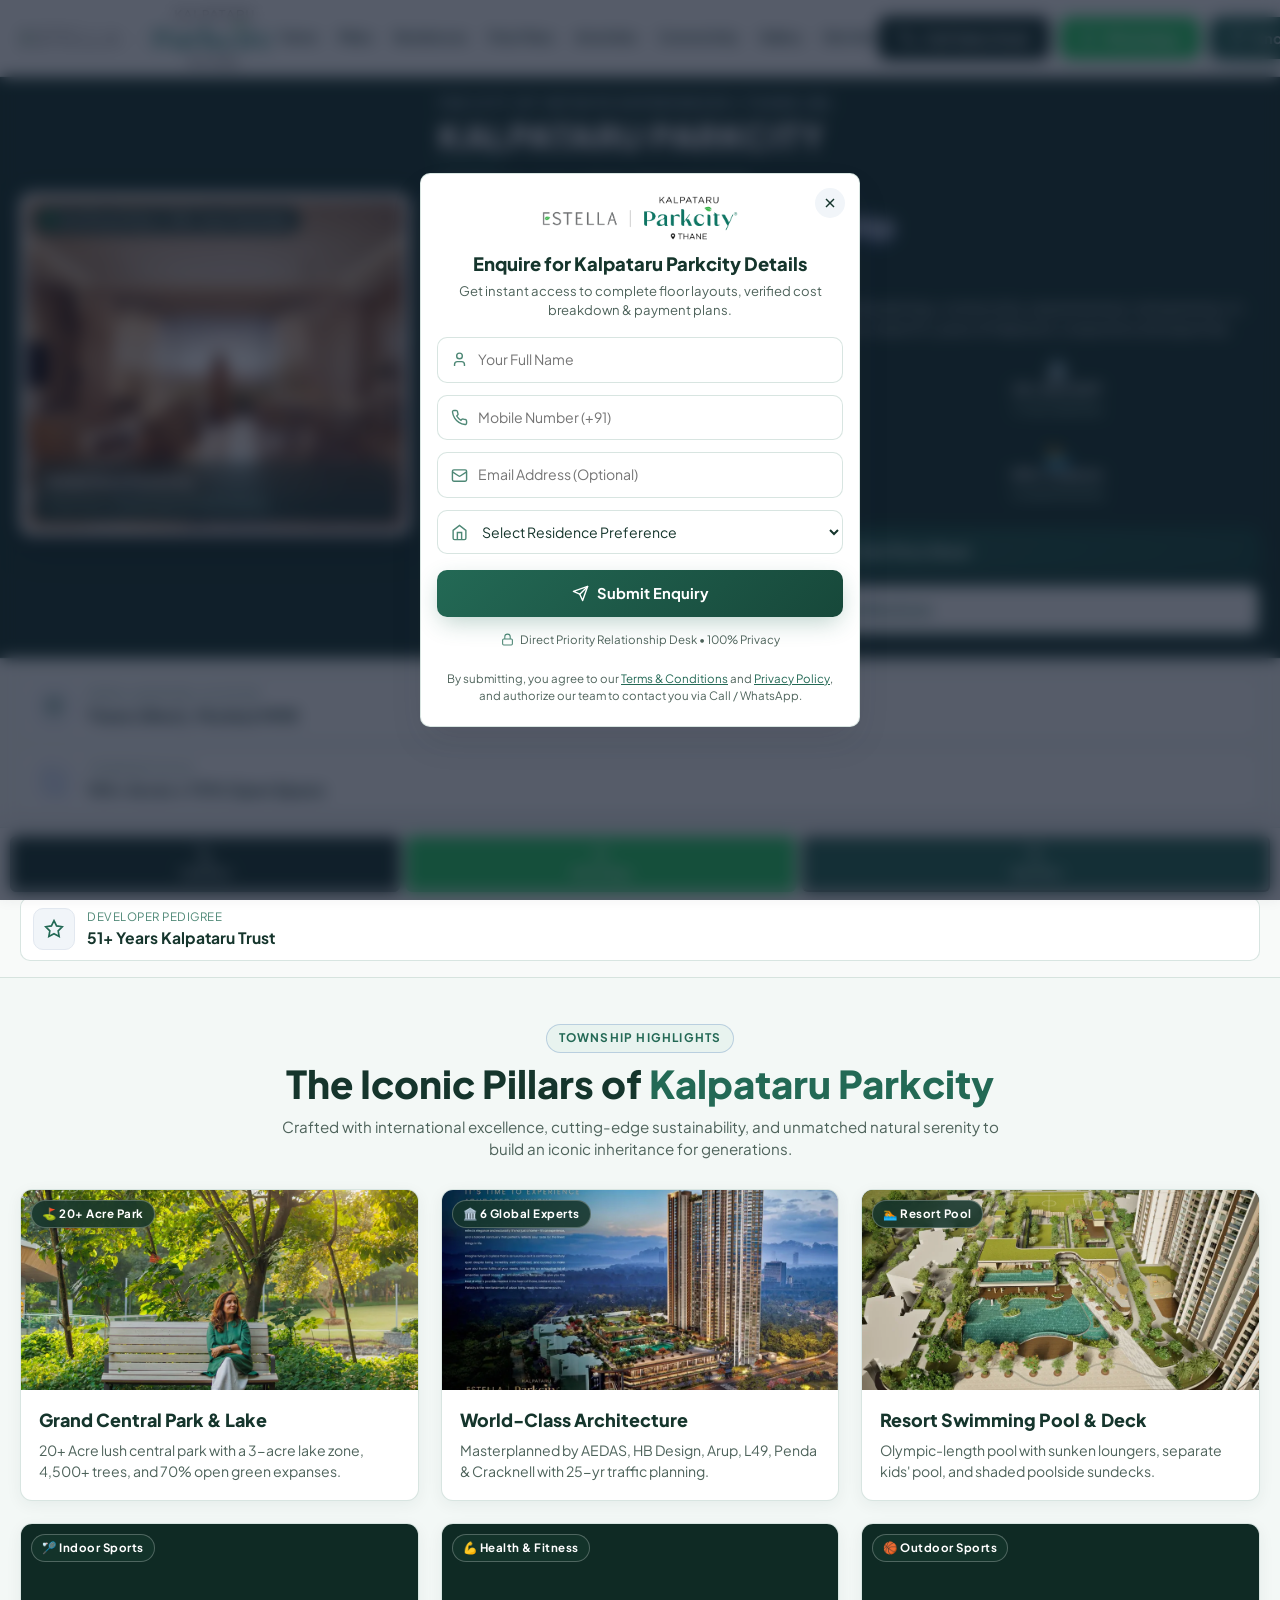
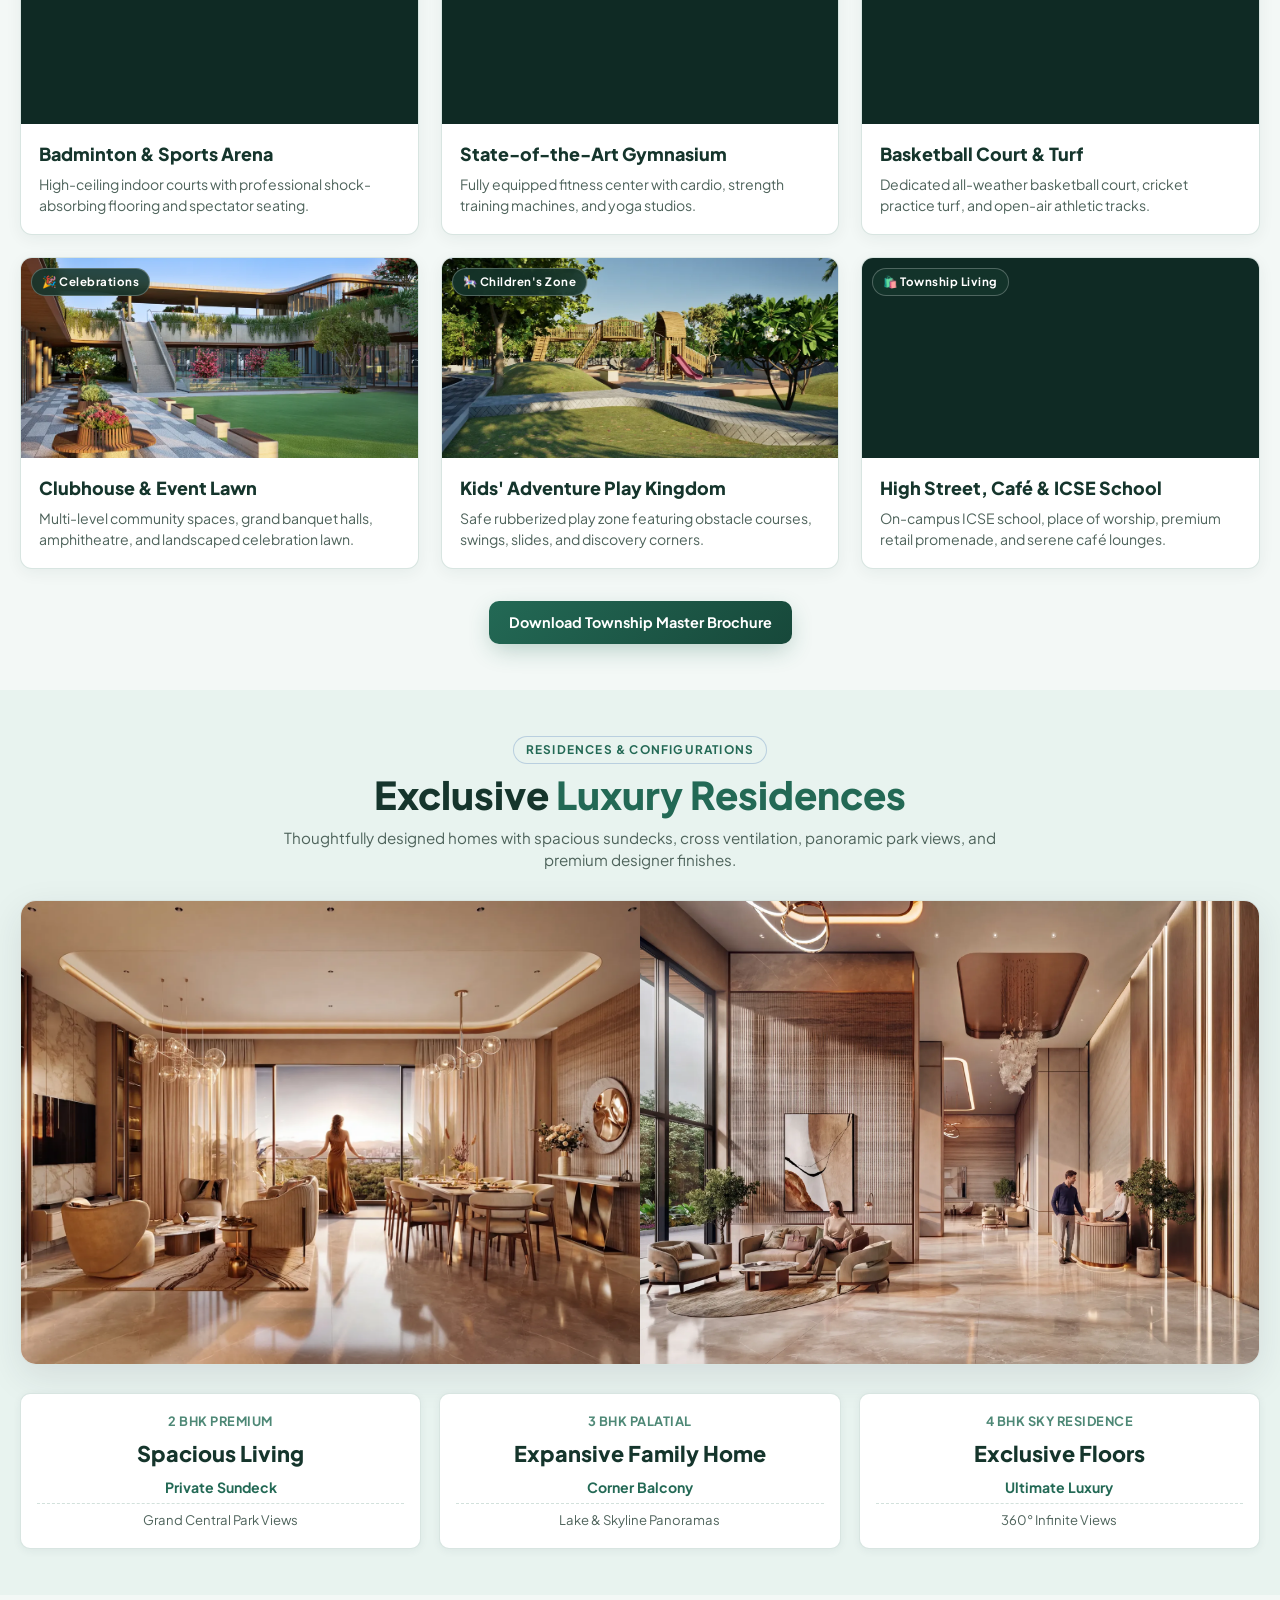
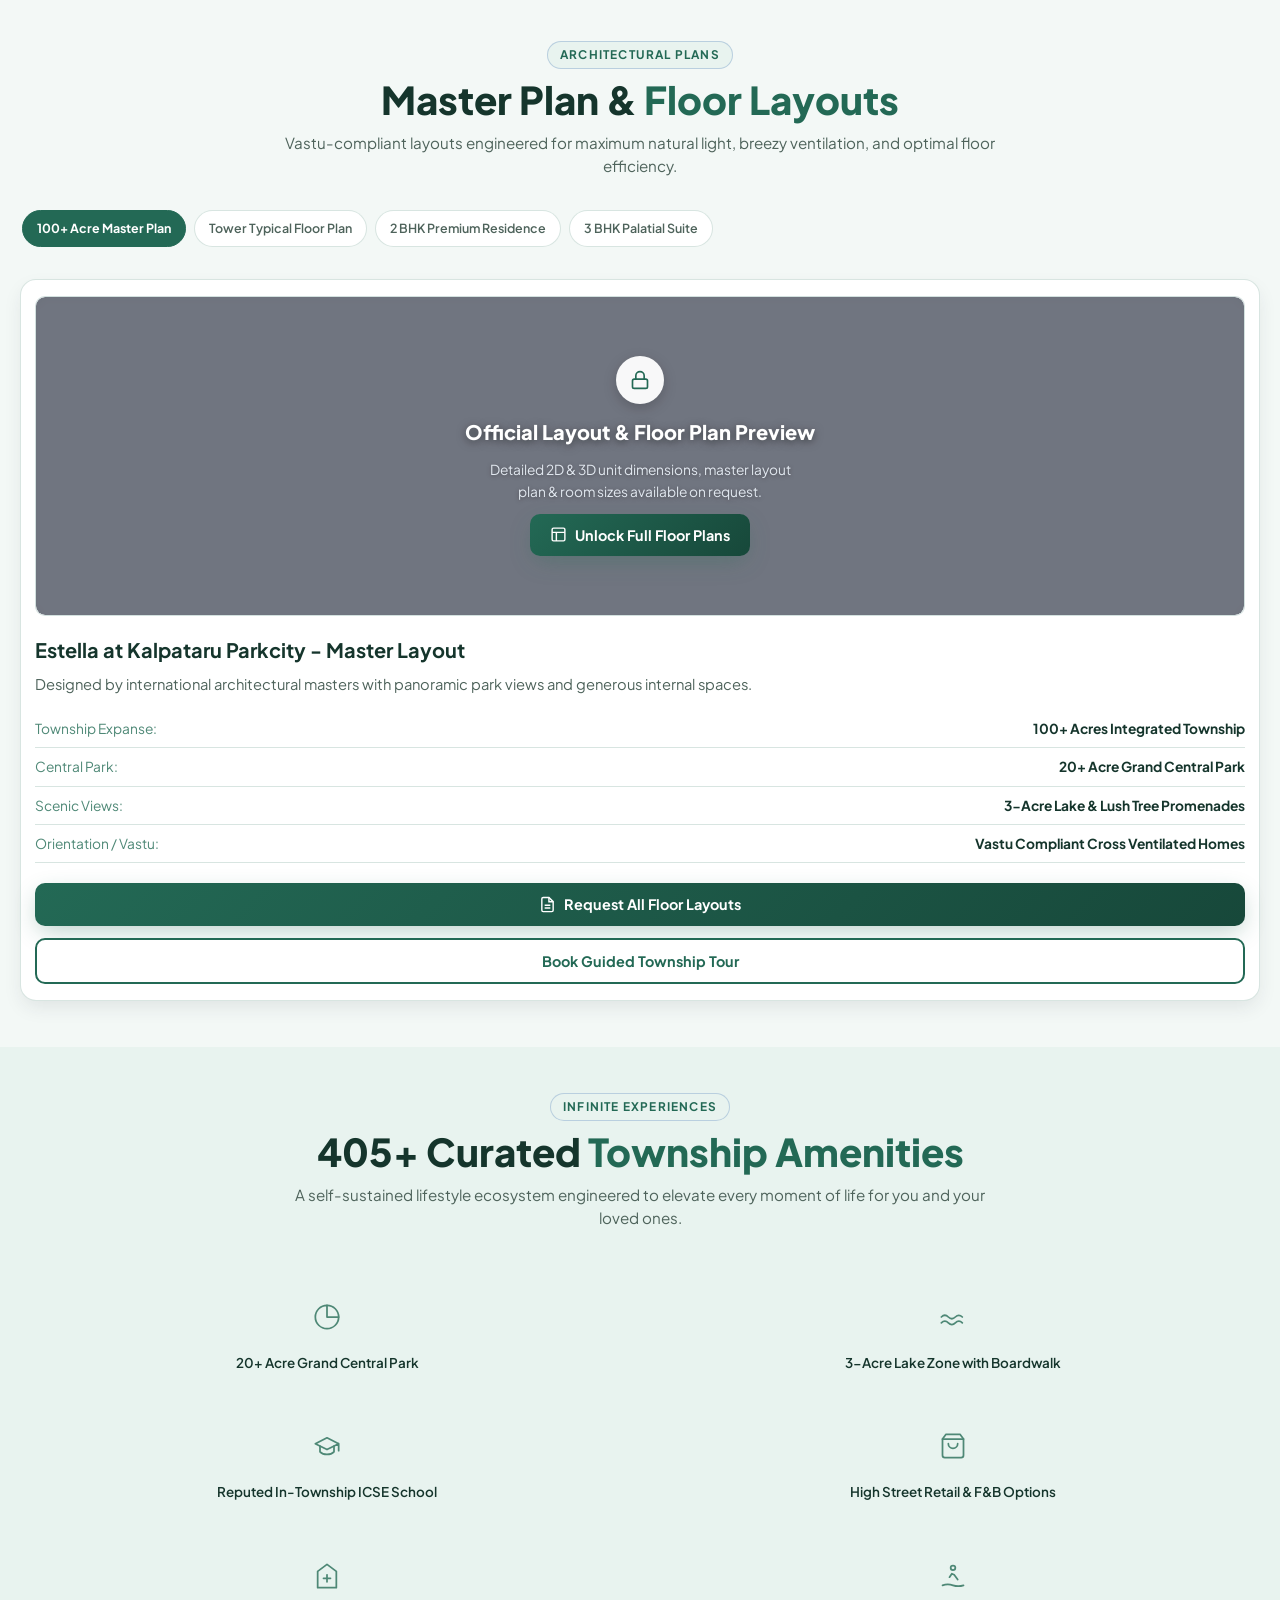
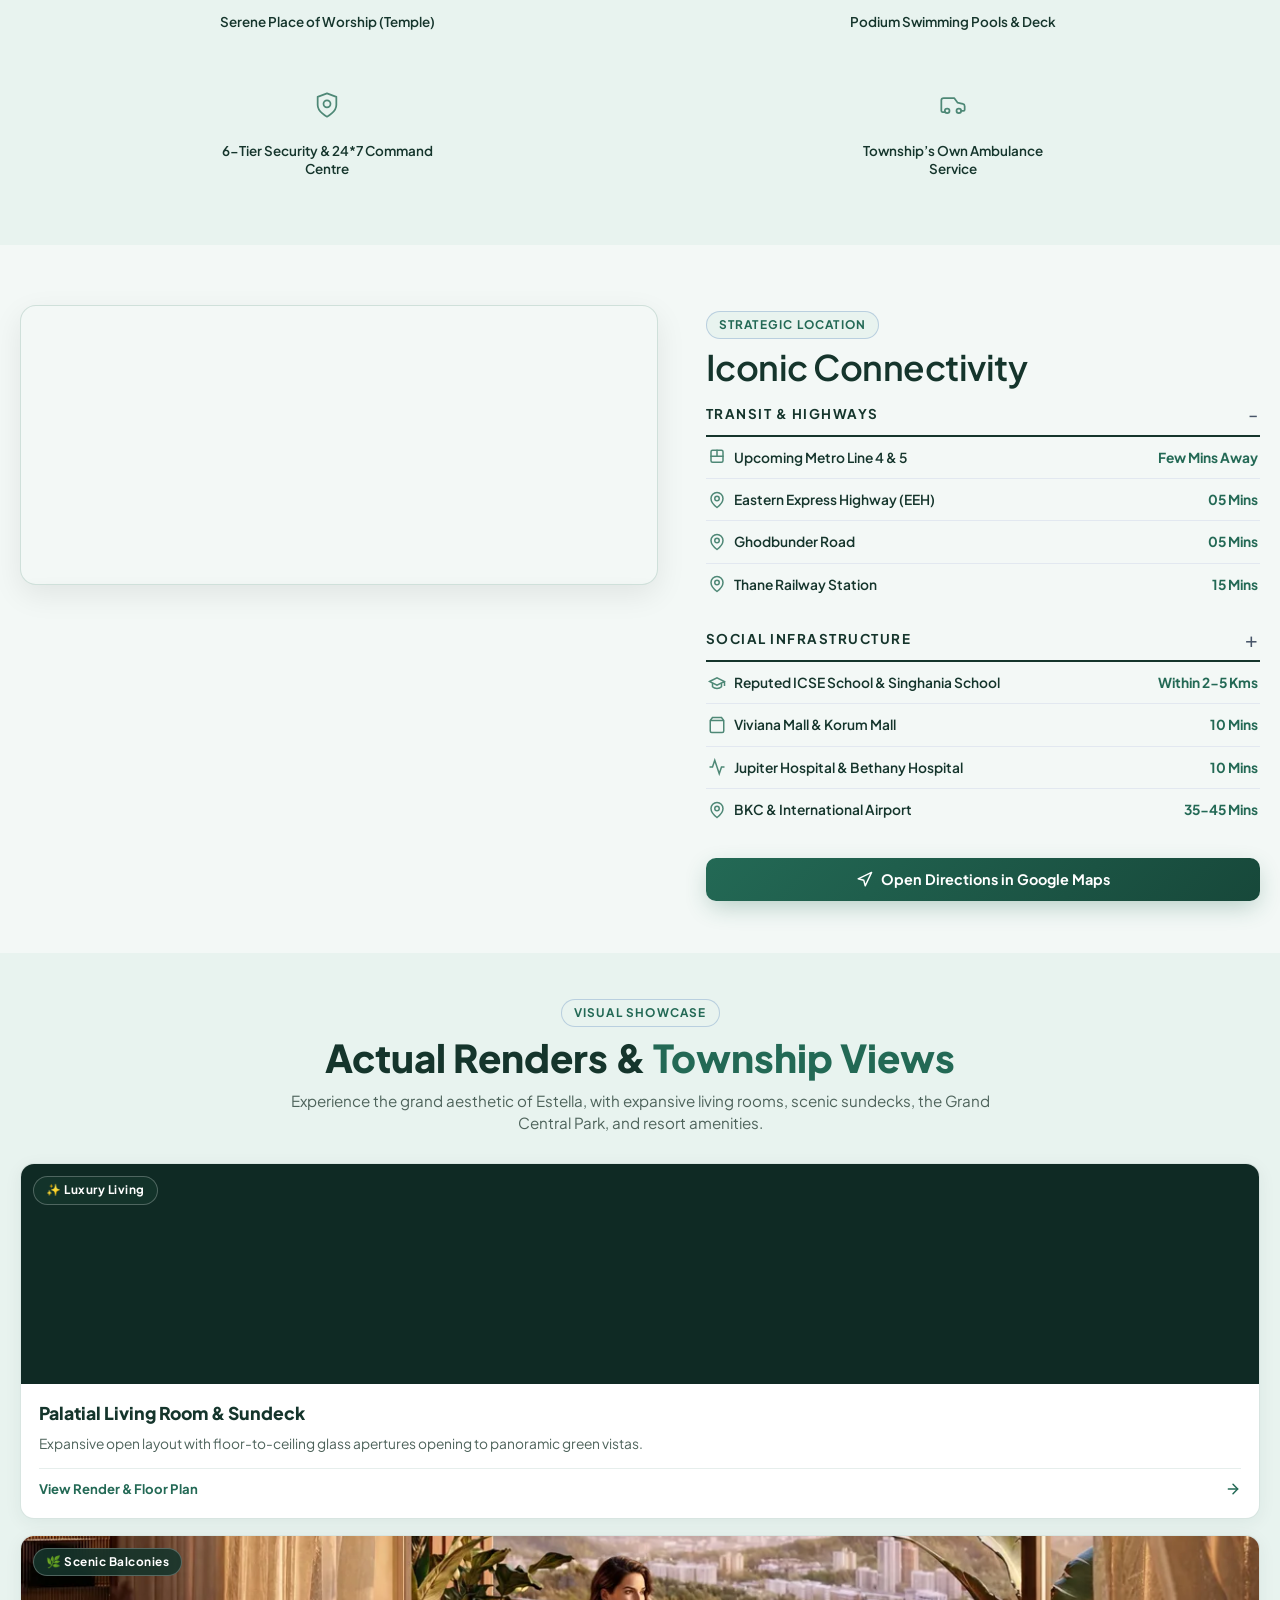
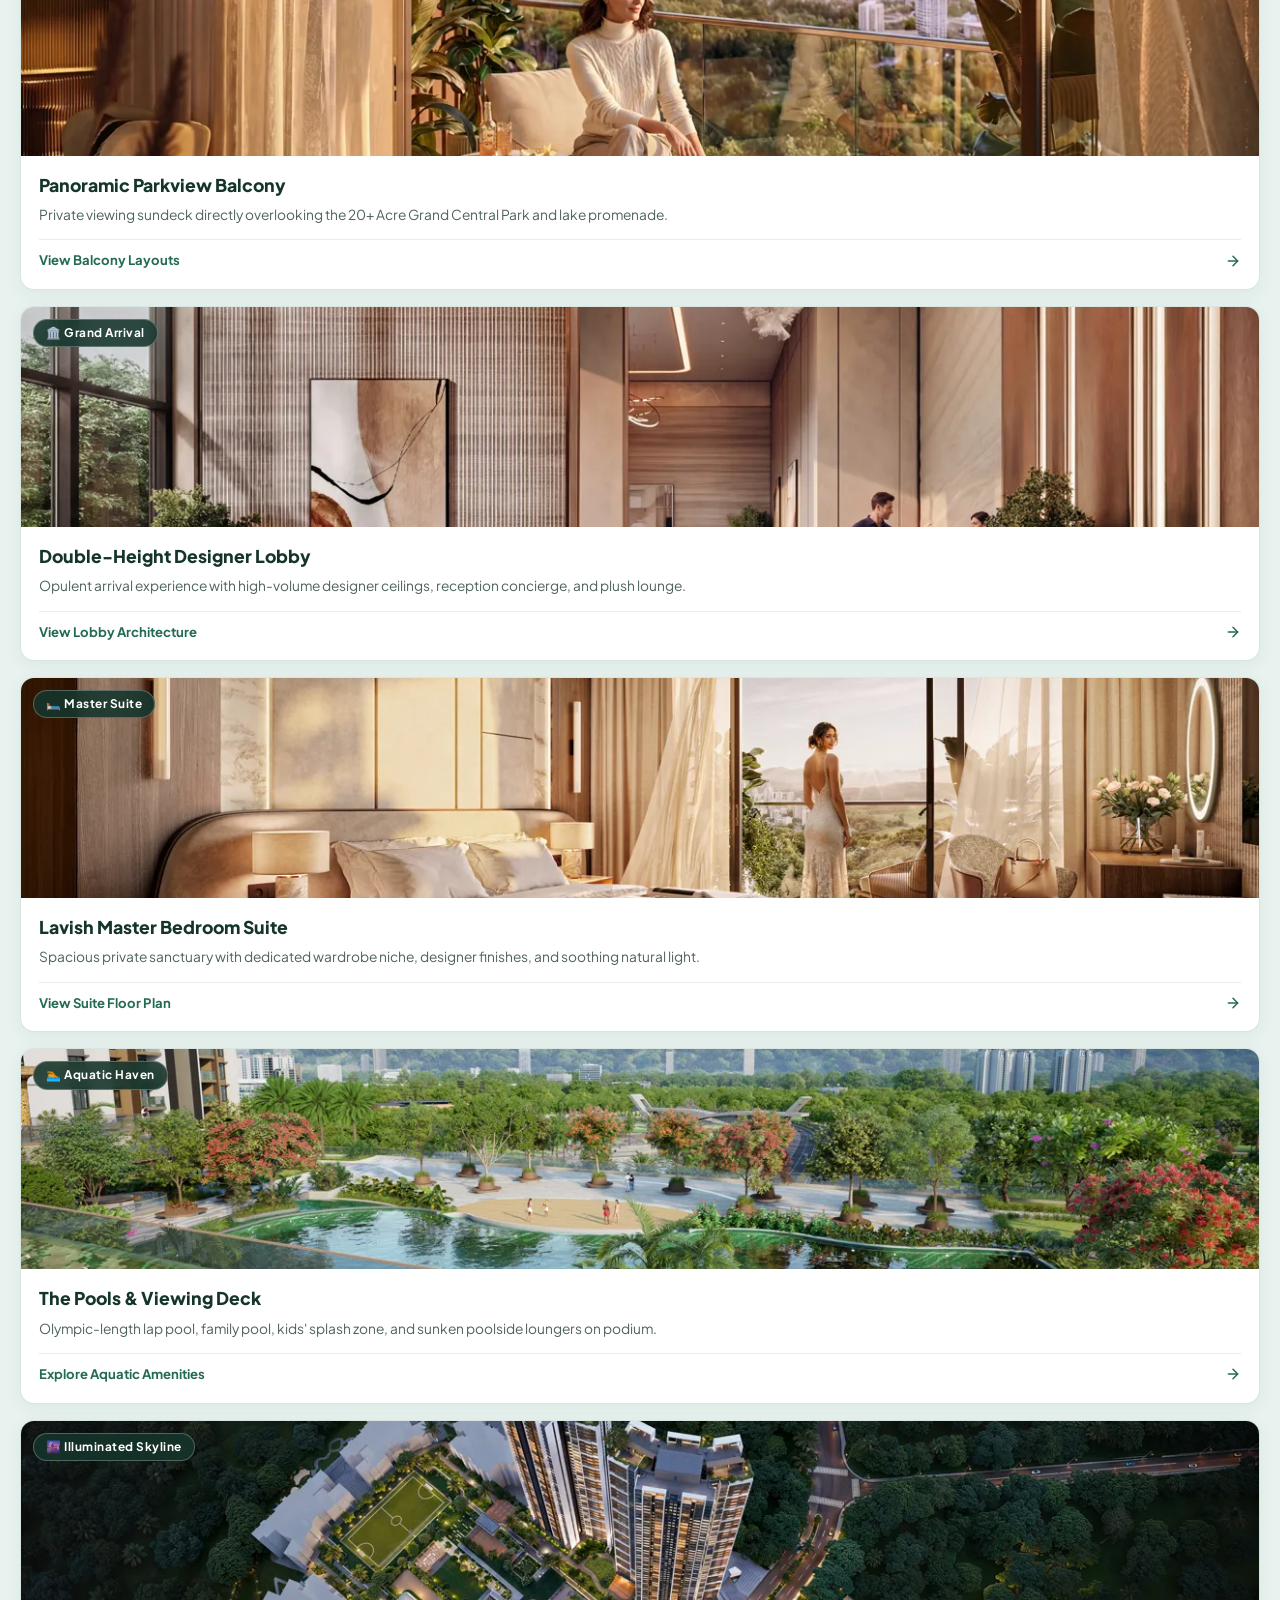
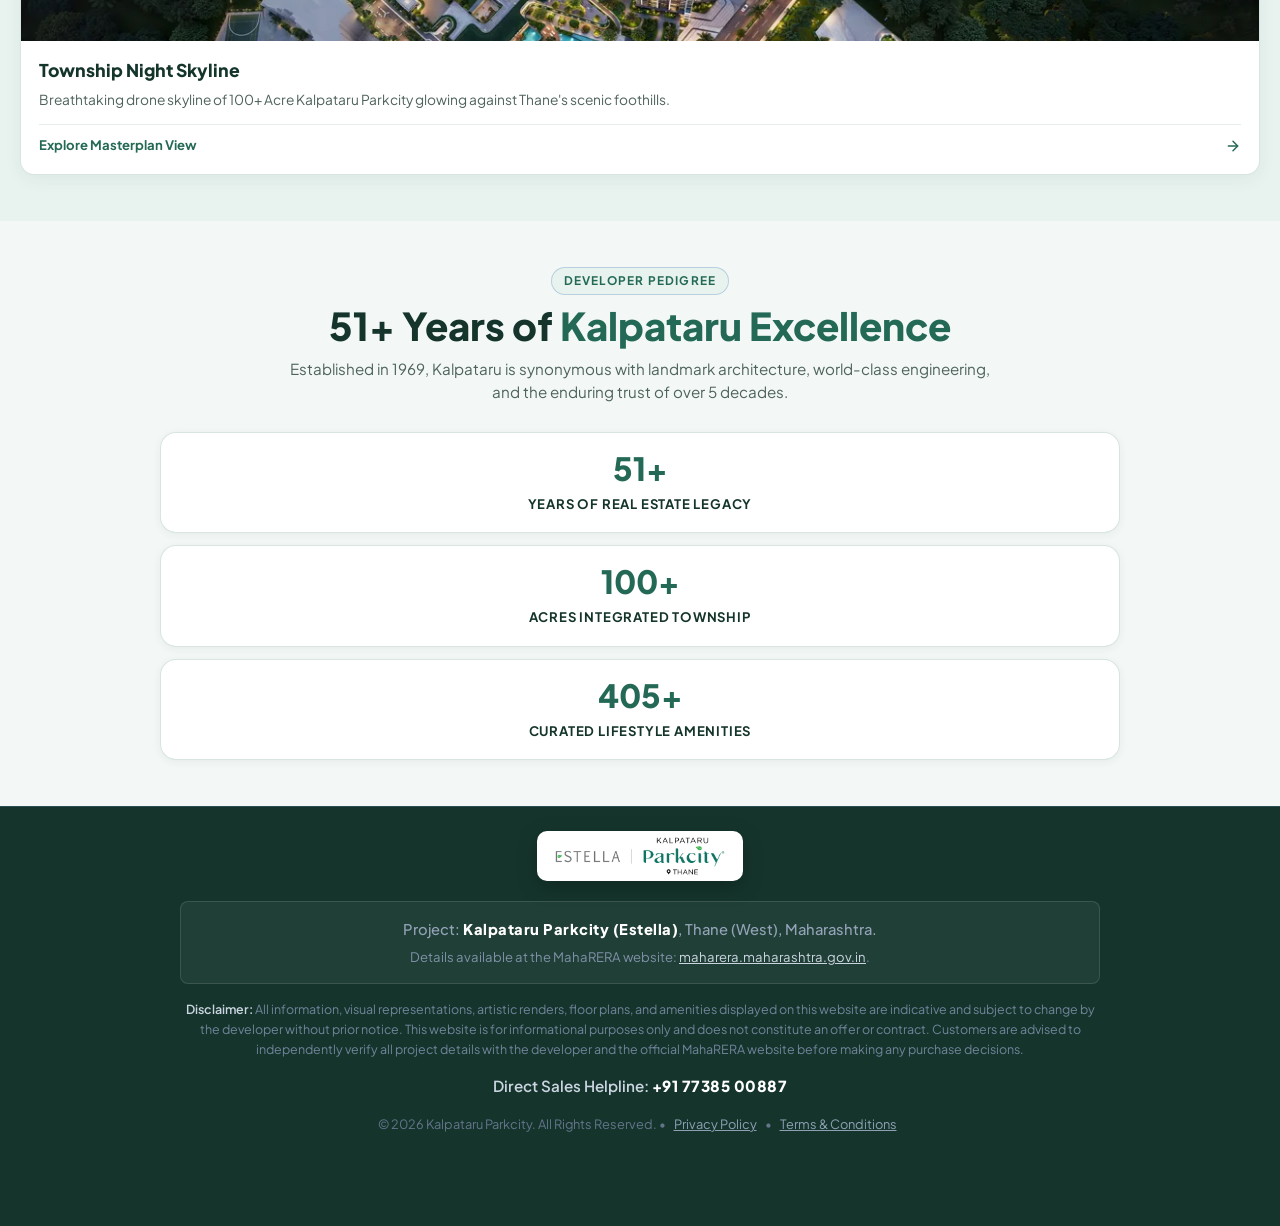
<file: index.html>
<!DOCTYPE html>
<html lang="en">

<head>
  <meta charset="UTF-8">
  <meta name="viewport" content="width=device-width, initial-scale=1.0, maximum-scale=5.0">
  <meta http-equiv="X-UA-Compatible" content="IE=edge">

  <!-- Primary Favicon -->
  <link rel="icon" type="image/jpeg" href="images/favicon.jpg">
  <link rel="apple-touch-icon" href="images/favicon.jpg">

  <!-- Google Tag Manager -->
  <script>(function (w, d, s, l, i) {
      w[l] = w[l] || []; w[l].push({
        'gtm.start':
          new Date().getTime(), event: 'gtm.js'
      }); var f = d.getElementsByTagName(s)[0],
        j = d.createElement(s), dl = l != 'dataLayer' ? '&l=' + l : ''; j.async = true; j.src =
          'https://www.googletagmanager.com/gtm.js?id=' + i + dl; f.parentNode.insertBefore(j, f);
    })(window, document, 'script', 'dataLayer', 'GTM-MPB4H7DB');</script>
  <!-- End Google Tag Manager -->

  <!-- Google tag (gtag.js) - Google Analytics GA4 -->
  <script async src="https://www.googletagmanager.com/gtag/js?id=G-LFBTCE2RTG"></script>
  <script>
    window.dataLayer = window.dataLayer || [];
    function gtag() { dataLayer.push(arguments); }
    gtag('js', new Date());

    gtag('config', 'G-LFBTCE2RTG');
  </script>

  <!-- Meta Pixel Code -->
  <script>
    !function (f, b, e, v, n, t, s) {
      if (f.fbq) return; n = f.fbq = function () {
        n.callMethod ?
          n.callMethod.apply(n, arguments) : n.queue.push(arguments)
      };
      if (!f._fbq) f._fbq = n; n.push = n; n.loaded = !0; n.version = '2.0';
      n.queue = []; t = b.createElement(e); t.async = !0;
      t.src = v; s = b.getElementsByTagName(e)[0];
      s.parentNode.insertBefore(t, s)
    }(window, document, 'script',
      'https://connect.facebook.net/en_US/fbevents.js');
    fbq('init', '946121651414990');
    fbq('track', 'PageView');
  </script>
  <noscript><img height="1" width="1" style="display:none"
      src="https://www.facebook.com/tr?id=946121651414990&ev=PageView&noscript=1" /></noscript>
  <!-- End Meta Pixel Code -->

  <title>Kalpataru Parkcity | The City of Infinite Experiences | Thane (W)</title>

  <!-- SEO & Conversion Meta Tags -->
  <meta name="description"
    content="Kalpataru Parkcity, Thane (W) - The City of Infinite Experiences. 100+ acre iconic township with 20+ acre Grand Central Park, 405+ amenities & 51+ years of Kalpataru expertise.">
  <meta name="keywords"
    content="kalpataru parkcity, estella kalpataru, luxury flats thane west, grand central park thane, real estate thane, 2 bhk 3 bhk thane west, apartments in thane">
  <meta name="theme-color" content="#15352c">

  <!-- Open Graph / Social Sharing -->
  <meta property="og:type" content="website">
  <meta property="og:title" content="Kalpataru Parkcity | The City of Infinite Experiences | Thane (W)">
  <meta property="og:description"
    content="Spread across 100+ acres with a 20+ acre Grand Central Park, 405+ lifestyle features, and 51+ years of Kalpataru legacy.">
  <meta property="og:image" content="images/hero-living.webp">

  <!-- Google Fonts Preconnect & Load -->
  <link rel="dns-prefetch" href="https://fonts.googleapis.com">
  <link rel="dns-prefetch" href="https://fonts.gstatic.com">
  <link rel="preconnect" href="https://fonts.googleapis.com">
  <link rel="preconnect" href="https://fonts.gstatic.com" crossorigin>
  <link href="https://fonts.googleapis.com/css2?family=Plus+Jakarta+Sans:wght@300;400;500;600;700;800&display=swap"
    rel="stylesheet">

  <!-- Stylesheet -->
  <link rel="stylesheet" href="css/style.css">
</head>

<body>
  <!-- Google Tag Manager (noscript) -->
  <noscript><iframe src="https://www.googletagmanager.com/ns.html?id=GTM-MPB4H7DB" height="0" width="0"
      style="display:none;visibility:hidden"></iframe></noscript>
  <!-- End Google Tag Manager (noscript) -->

  <!-- ==========================================
       STICKY LUXURY HEADER WITH NAVIGATION
       ========================================== -->
  <header class="site-header">
    <div class="container nav-container">
      <div class="brand-wrapper">
        <a href="#hero" class="brand-logo" title="Kalpataru Parkcity - Estella">
          <img src="images/logo.webp" alt="Kalpataru Parkcity - Estella" class="site-header-logo" fetchpriority="high"
            decoding="async">
        </a>
      </div>

      <!-- Navigation Section Links -->
      <nav id="navbarMenu" class="nav-menu" aria-label="Main Navigation">
        <a href="#hero" class="nav-link active">Home</a>
        <a href="#township-pillars" class="nav-link">Pillars</a>
        <a href="#pricing-section" class="nav-link">Residences</a>
        <a href="#floorplan-section" class="nav-link">Floor Plans</a>
        <a href="#amenities-section" class="nav-link">Amenities</a>
        <a href="#location-section" class="nav-link">Connectivity</a>
        <a href="#gallery-section" class="nav-link">Gallery</a>
        <a href="#" class="nav-link" data-open-modal data-context="sitevisit">Site Visit</a>
      </nav>

      <div class="nav-actions">
        <!-- Direct Call CTA -->
        <a href="tel:+917738500887" class="btn btn-call" title="Call Sales Advisory">
          <svg viewBox="0 0 24 24" fill="none" stroke="currentColor" stroke-width="2" stroke-linecap="round"
            stroke-linejoin="round">
            <path
              d="M22 16.92v3a2 2 0 0 1-2.18 2 19.79 19.79 0 0 1-8.63-3.07 19.5 19.5 0 0 1-6-6 19.79 19.79 0 0 1-3.07-8.67A2 2 0 0 1 4.11 2h3a2 2 0 0 1 2 1.72 12.84 12.84 0 0 0 .7 2.81 2 2 0 0 1-.45 2.11L8.09 9.91a16 16 0 0 0 6 6l1.27-1.27a2 2 0 0 1 2.11-.45 12.84 12.84 0 0 0 2.81.7A2 2 0 0 1 22 16.92z" />
          </svg>
          <span>Call Sales Desk</span>
        </a>

        <!-- WhatsApp Chat CTA -->
        <a href="https://wa.me/917738500887?text=Hello%2C%20I%20am%20interested%20in%20Kalpataru%20Parkcity%20(Estella)%2C%20Thane%20(W).%20Please%20share%20the%20brochure%20and%20price%20sheet."
          target="_blank" rel="noopener noreferrer" class="btn btn-whatsapp" title="Chat on WhatsApp">
          <svg viewBox="0 0 24 24" fill="currentColor">
            <path
              d="M12.04 2c-5.46 0-9.91 4.45-9.91 9.91 0 1.75.46 3.45 1.32 4.95L2.05 22l5.25-1.38c1.45.79 3.08 1.21 4.74 1.21 5.46 0 9.91-4.45 9.91-9.91 0-2.65-1.03-5.14-2.9-7.01A9.816 9.816 0 0 0 12.04 2m.01 1.67c2.2 0 4.26.86 5.82 2.42a8.225 8.225 0 0 1 2.41 5.83c0 4.54-3.7 8.24-8.24 8.24-1.48 0-2.93-.4-4.2-1.15l-.3-.18-3.12.82.83-3.04-.2-.31a8.196 8.196 0 0 1-1.26-4.38c0-4.54 3.7-8.24 8.24-8.24m4.52 11.66c-.19.53-1.09 1.04-1.53 1.1-.41.07-.94.1-2.73-.65-2.28-.95-3.73-3.28-3.85-3.43-.11-.15-.91-1.21-.91-2.31 0-1.1.58-1.64.78-1.87.21-.22.45-.28.61-.28.15 0 .3 0 .43.01.14.01.32-.05.5.38.19.45.64 1.56.7 1.68.06.11.1.25.02.4-.07.15-.11.24-.22.37-.11.13-.24.29-.34.39-.12.11-.24.23-.1.47.14.24.62 1.02 1.33 1.65.92.82 1.7 1.07 1.94 1.19.24.12.38.1.52-.06.14-.17.61-.71.77-.95.17-.24.33-.2.56-.12.22.09 1.41.67 1.66.79.24.12.41.19.47.28.06.11.06.63-.13 1.16Z" />
          </svg>
          <span>WhatsApp</span>
        </a>

        <!-- Trigger Modal CTA -->
        <button class="btn btn-gold btn-pulse" data-open-modal data-context="enquiry">
          <svg viewBox="0 0 24 24" fill="none" stroke="currentColor" stroke-width="2" stroke-linecap="round"
            stroke-linejoin="round">
            <path d="M21 15a2 2 0 0 1-2 2H7l-4 4V5a2 2 0 0 1 2-2h14a2 2 0 0 1 2 2z" />
          </svg>
          <span>Enquire Now</span>
        </button>

        <!-- Mobile Menu Hamburger Button -->
        <button id="mobileMenuBtn" class="mobile-menu-toggle" aria-label="Toggle navigation menu">
          <svg viewBox="0 0 24 24" fill="none" stroke="currentColor" stroke-width="2" stroke-linecap="round"
            stroke-linejoin="round">
            <line x1="3" y1="12" x2="21" y2="12" />
            <line x1="3" y1="6" x2="21" y2="6" />
            <line x1="3" y1="18" x2="21" y2="18" />
          </svg>
        </button>
      </div>
    </div>
  </header>

  <main>
    <!-- ==========================================
         HERO SECTION: KALPATARU PARKCITY SHOWCASE
         ========================================== -->
    <section class="hero-section" id="hero">
      <div class="container hero-commercial-showcase">

        <!-- Left Column: Architectural Video Showcase -->
        <div class="hero-commercial-left">
          <div class="commercial-tower-card">
            <div class="video-top-tag">
              <span class="video-live-dot"></span>
              <span>Live Drone View &bull; 100+ Acre Township</span>
            </div>
            <video class="commercial-tower-video" autoplay muted loop playsinline preload="metadata"
              poster="images/hero-living.webp">
              <source src="video/video.mp4" type="video/mp4">
              Your browser does not support HTML5 video.
            </video>
            <div class="video-bottom-caption">
              <div class="vbc-title">Kalpataru Parkcity</div>
              <div class="vbc-sub">Thane (W) &bull; Grand Central Park Campus</div>
            </div>
          </div>
        </div>

        <!-- Right Column: Headline, Highlights, Description & Badges -->
        <div class="hero-commercial-right">
          <div class="commercial-kicker">THE CITY OF INFINITE EXPERIENCES | THANE (W)</div>
          <h1 class="commercial-headline">KALPATARU PARKCITY</h1>
          <div class="commercial-gold-divider"></div>
          <div class="commercial-subkicker">ICONIC 2, 3 &amp; 4 BHK RESIDENCES</div>

          <div class="commercial-price-wrap">
            <span class="price-start-text">Spread Across</span>
            <span class="price-gold-val">100+ Acre Township</span>
            <div class="commercial-tags-inline">
              <span class="hero-tag-pill">20+ Acre Grand Central Park</span>
              <span class="hero-tag-pill">405+ Lifestyle Amenities</span>
            </div>
          </div>

          <p class="commercial-desc">
            The most iconic township in Thane, where every aspect—design &amp; planning, connectivity, expansiveness,
            lush greenery, 6-level security, and world-class amenities—is honed to perfection, basis 51+ years of
            Kalpataru’s experience &amp; expertise.
          </p>

          <!-- 4 Core Highlights -->
          <div class="commercial-badges-row">
            <div class="comm-badge-item" title="100+ Acre Township with 70% Open Space">
              <div class="badge-icon-pill">⛳</div>
              <span class="badge-num">100+ Acres</span>
              <span class="badge-lbl">70% Open Space</span>
            </div>
            <div class="comm-badge-item" title="20+ Acre Grand Central Park & 3 Acre Lake Zone">
              <div class="badge-icon-pill">⛲</div>
              <span class="badge-num">20+ Acre GCP</span>
              <span class="badge-lbl">3-Acre Lake Zone</span>
            </div>
            <div class="comm-badge-item" title="6 World-Renowned Architectural Experts">
              <div class="badge-icon-pill">🏛️</div>
              <span class="badge-num">6 Global Experts</span>
              <span class="badge-lbl">Iconic Architecture</span>
            </div>
            <div class="comm-badge-item" title="405+ Curated Lifestyle Amenities">
              <div class="badge-icon-pill">🏊</div>
              <span class="badge-num">405+ Features</span>
              <span class="badge-lbl">Curated Amenities</span>
            </div>
          </div>

          <!-- High-Converting Action Buttons -->
          <div class="commercial-cta-row">
            <button class="btn btn-gold btn-pulse" data-open-modal data-context="pricing">
              <svg viewBox="0 0 24 24" fill="none" stroke="currentColor" stroke-width="2" stroke-linecap="round"
                stroke-linejoin="round">
                <path d="M21 15a2 2 0 0 1-2 2H7l-4 4V5a2 2 0 0 1 2-2h14a2 2 0 0 1 2 2z" />
              </svg>
              <span>Enquire Now &amp; Get Price Sheet</span>
            </button>
            <button class="btn btn-outline-gold" data-open-modal data-context="brochure">
              <svg viewBox="0 0 24 24" fill="none" stroke="currentColor" stroke-width="2">
                <path d="M21 15v4a2 2 0 0 1-2 2H5a2 2 0 0 1-2-2v-4" />
                <polyline points="7 10 12 15 17 10" />
                <line x1="12" y1="15" x2="12" y2="3" />
              </svg>
              <span>Download Brochure</span>
            </button>
          </div>

        </div>

      </div>
    </section>

    <!-- ==========================================
         QUICK HIGHLIGHTS BAR
         ========================================== -->
    <div class="highlights-bar">
      <div class="container highlights-grid">
        <div class="highlight-box reveal-item">
          <div class="highlight-icon">
            <svg viewBox="0 0 24 24" fill="none" stroke="currentColor" stroke-width="2">
              <path d="M20 10c0 6-8 12-8 12s-8-6-8-12a8 8 0 0 1 16 0Z" />
              <circle cx="12" cy="10" r="3" />
            </svg>
          </div>
          <div class="highlight-text">
            <div class="label">Prime Landmark Location</div>
            <div class="value">Thane (West), Mumbai MMR</div>
          </div>
        </div>

        <div class="highlight-box reveal-item">
          <div class="highlight-icon">
            <div class="highlight-img-icon-wrap">
              <img src="images/hight%20street%20retail.webp" alt="Township Scale" class="highlight-custom-icon"
                loading="lazy" decoding="async">
            </div>
          </div>
          <div class="highlight-text">
            <div class="label">Township Scale</div>
            <div class="value">100+ Acres &bull; 70% Open Space</div>
          </div>
        </div>

        <div class="highlight-box reveal-item">
          <div class="highlight-icon">
            <svg viewBox="0 0 24 24" fill="none" stroke="currentColor" stroke-width="2">
              <rect width="18" height="18" x="3" y="3" rx="2" />
              <path d="M3 9h18" />
              <path d="M9 21V9" />
            </svg>
          </div>
          <div class="highlight-text">
            <div class="label">Grand Central Park</div>
            <div class="value">20+ Acre Park &bull; 3-Acre Lake</div>
          </div>
        </div>

        <div class="highlight-box reveal-item">
          <div class="highlight-icon">
            <svg viewBox="0 0 24 24" fill="none" stroke="currentColor" stroke-width="2">
              <path d="M12 2l3.09 6.26L22 9.27l-5 4.87 1.18 6.88L12 17.77l-6.18 3.25L7 14.14 2 9.27l6.91-1.01L12 2z" />
            </svg>
          </div>
          <div class="highlight-text">
            <div class="label">Developer Pedigree</div>
            <div class="value">51+ Years Kalpataru Trust</div>
          </div>
        </div>
      </div>
    </div>

    <!-- ==========================================
         THE 8 ICONIC PILLARS OF KALPATARU PARKCITY
         ========================================== -->
    <section class="section" id="township-pillars">
      <div class="container">
        <div class="section-header reveal-item">
          <div class="sub-badge">Township Highlights</div>
          <h2 class="section-title">The Iconic Pillars of <span class="text-gold">Kalpataru Parkcity</span></h2>
          <p class="section-subtitle">Crafted with international excellence, cutting-edge sustainability, and unmatched
            natural serenity to build an iconic inheritance for generations.</p>
        </div>

        <div class="pillars-image-grid reveal-item">

          <!-- Pillar Card 1: Grand Central Park -->
          <div class="pillar-img-card">
            <div class="pillar-card-img-wrap">
              <span class="pillar-floating-tag">⛳ 20+ Acre Park</span>
              <img src="images/amenities/grand-central-park.webp" alt="Grand Central Park and Lake Zone" class="pillar-card-img" loading="lazy" decoding="async">
            </div>
            <div class="pillar-card-body">
              <h3 class="pillar-card-title">Grand Central Park &amp; Lake</h3>
              <p class="pillar-card-desc">20+ Acre lush central park with a 3-acre lake zone, 4,500+ trees, and 70% open green expanses.</p>
            </div>
          </div>

          <!-- Pillar Card 2: Iconic Design -->
          <div class="pillar-img-card">
            <div class="pillar-card-img-wrap">
              <span class="pillar-floating-tag">🏛️ 6 Global Experts</span>
              <img src="images/amenities/tower-design.webp" alt="Iconic Architecture - Kalpataru Parkcity" class="pillar-card-img" loading="lazy" decoding="async">
            </div>
            <div class="pillar-card-body">
              <h3 class="pillar-card-title">World-Class Architecture</h3>
              <p class="pillar-card-desc">Masterplanned by AEDAS, HB Design, Arup, L49, Penda &amp; Cracknell with 25-yr traffic planning.</p>
            </div>
          </div>

          <!-- Pillar Card 3: Swimming Pool -->
          <div class="pillar-img-card">
            <div class="pillar-card-img-wrap">
              <span class="pillar-floating-tag">🏊 Resort Pool</span>
              <img src="images/amenities/swimming-pool.webp" alt="Resort Swimming Pool - Kalpataru Parkcity" class="pillar-card-img" loading="lazy" decoding="async">
            </div>
            <div class="pillar-card-body">
              <h3 class="pillar-card-title">Resort Swimming Pool &amp; Deck</h3>
              <p class="pillar-card-desc">Olympic-length pool with sunken loungers, separate kids' pool, and shaded poolside sundecks.</p>
            </div>
          </div>

          <!-- Pillar Card 4: Badminton Arena -->
          <div class="pillar-img-card">
            <div class="pillar-card-img-wrap">
              <span class="pillar-floating-tag">🏸 Indoor Sports</span>
              <img src="images/amenities/badminton-court.webp" alt="Badminton & Pickleball Court" class="pillar-card-img" loading="lazy" decoding="async">
            </div>
            <div class="pillar-card-body">
              <h3 class="pillar-card-title">Badminton &amp; Sports Arena</h3>
              <p class="pillar-card-desc">High-ceiling indoor courts with professional shock-absorbing flooring and spectator seating.</p>
            </div>
          </div>

          <!-- Pillar Card 5: Gymnasium -->
          <div class="pillar-img-card">
            <div class="pillar-card-img-wrap">
              <span class="pillar-floating-tag">💪 Health &amp; Fitness</span>
              <img src="images/amenities/gymnasium.webp" alt="State of the art Gymnasium" class="pillar-card-img" loading="lazy" decoding="async">
            </div>
            <div class="pillar-card-body">
              <h3 class="pillar-card-title">State-of-the-Art Gymnasium</h3>
              <p class="pillar-card-desc">Fully equipped fitness center with cardio, strength training machines, and yoga studios.</p>
            </div>
          </div>

          <!-- Pillar Card 6: Basketball & Turf -->
          <div class="pillar-img-card">
            <div class="pillar-card-img-wrap">
              <span class="pillar-floating-tag">🏀 Outdoor Sports</span>
              <img src="images/amenities/basketball-cricket.webp" alt="Basketball Court & Cricket Turf" class="pillar-card-img" loading="lazy" decoding="async">
            </div>
            <div class="pillar-card-body">
              <h3 class="pillar-card-title">Basketball Court &amp; Turf</h3>
              <p class="pillar-card-desc">Dedicated all-weather basketball court, cricket practice turf, and open-air athletic tracks.</p>
            </div>
          </div>

          <!-- Pillar Card 7: Clubhouse & Courtyard -->
          <div class="pillar-img-card">
            <div class="pillar-card-img-wrap">
              <span class="pillar-floating-tag">🎉 Celebrations</span>
              <img src="images/amenities/club-courtyard.webp" alt="Clubhouse Courtyard and Party Lawn" class="pillar-card-img" loading="lazy" decoding="async">
            </div>
            <div class="pillar-card-body">
              <h3 class="pillar-card-title">Clubhouse &amp; Event Lawn</h3>
              <p class="pillar-card-desc">Multi-level community spaces, grand banquet halls, amphitheatre, and landscaped celebration lawn.</p>
            </div>
          </div>

          <!-- Pillar Card 8: Kids Play Kingdom -->
          <div class="pillar-img-card">
            <div class="pillar-card-img-wrap">
              <span class="pillar-floating-tag">🎠 Children's Zone</span>
              <img src="images/amenities/kids-play.webp" alt="Kids Adventure Play Park" class="pillar-card-img" loading="lazy" decoding="async">
            </div>
            <div class="pillar-card-body">
              <h3 class="pillar-card-title">Kids' Adventure Play Kingdom</h3>
              <p class="pillar-card-desc">Safe rubberized play zone featuring obstacle courses, swings, slides, and discovery corners.</p>
            </div>
          </div>

          <!-- Pillar Card 9: Café, Retail & ICSE School -->
          <div class="pillar-img-card">
            <div class="pillar-card-img-wrap">
              <span class="pillar-floating-tag">🛍️ Township Living</span>
              <img src="images/amenities/cafe-lounge.webp" alt="High Street Retail & Cafeteria" class="pillar-card-img" loading="lazy" decoding="async">
            </div>
            <div class="pillar-card-body">
              <h3 class="pillar-card-title">High Street, Café &amp; ICSE School</h3>
              <p class="pillar-card-desc">On-campus ICSE school, place of worship, premium retail promenade, and serene café lounges.</p>
            </div>
          </div>

        </div>

        <div style="text-align:center; margin-top:32px;">
          <button class="btn btn-gold btn-pulse" data-open-modal data-context="brochure">
            <span>Download Township Master Brochure</span>
          </button>
        </div>
      </div>
    </section>

    <!-- ==========================================
         EXCLUSIVE RESIDENCES SHOWCASE
         ========================================== -->
    <section class="section section-darker" id="pricing-section">
      <div class="container">
        <div class="section-header reveal-item">
          <div class="sub-badge">Residences &amp; Configurations</div>
          <h2 class="section-title">Exclusive <span class="text-gold">Luxury Residences</span></h2>
          <p class="section-subtitle">Thoughtfully designed homes with spacious sundecks, cross ventilation, panoramic
            park views, and premium designer finishes.</p>
        </div>

        <!-- Seamless Side-by-Side Showcase -->
        <div class="suites-seamless-wrapper reveal-item">
          <div class="suites-seamless-col suites-seamless-left">
            <img src="images/second%20section3.webp" loading="lazy" decoding="async"
              alt="Palatial Living Room &amp; Balcony - Estella" class="suites-seamless-img">
          </div>
          <div class="suites-seamless-col suites-seamless-right">
            <img src="images/second%20section%201.webp" loading="lazy" decoding="async"
              alt="Grand Entrance Lobby - Estella" class="suites-seamless-img">
          </div>
        </div>

        <!-- Configurations & Carpet Area Breakdown -->
        <div class="suites-config-grid reveal-item"
          style="display: grid; grid-template-columns: repeat(3, 1fr); gap: 18px; margin-top: 24px;">
          <div
            style="background: #FFFFFF; border: 1px solid rgba(78, 136, 118, 0.22); border-radius: 10px; padding: 18px 16px; text-align: center; box-shadow: var(--shadow-sm); transition: transform 0.2s, box-shadow 0.2s;">
            <div
              style="font-size: 0.8rem; font-weight: 700; color: var(--building-blue); text-transform: uppercase; letter-spacing: 0.5px;">
              2 BHK Premium</div>
            <div style="font-size: 1.35rem; font-weight: 800; color: var(--primary-navy); margin: 6px 0;">Spacious
              Living</div>
            <div style="font-size: 0.88rem; color: var(--royal-blue); font-weight: 700;">Private Sundeck</div>
            <div
              style="font-size: 0.82rem; color: var(--text-muted); margin-top: 4px; border-top: 1px dashed rgba(78,136,118,0.25); padding-top: 6px;">
              Grand Central Park Views</div>
          </div>
          <div
            style="background: #FFFFFF; border: 1px solid rgba(78, 136, 118, 0.22); border-radius: 10px; padding: 18px 16px; text-align: center; box-shadow: var(--shadow-sm); transition: transform 0.2s, box-shadow 0.2s;">
            <div
              style="font-size: 0.8rem; font-weight: 700; color: var(--building-blue); text-transform: uppercase; letter-spacing: 0.5px;">
              3 BHK Palatial</div>
            <div style="font-size: 1.35rem; font-weight: 800; color: var(--primary-navy); margin: 6px 0;">Expansive
              Family Home</div>
            <div style="font-size: 0.88rem; color: var(--royal-blue); font-weight: 700;">Corner Balcony</div>
            <div
              style="font-size: 0.82rem; color: var(--text-muted); margin-top: 4px; border-top: 1px dashed rgba(78,136,118,0.25); padding-top: 6px;">
              Lake &amp; Skyline Panoramas</div>
          </div>
          <div
            style="background: #FFFFFF; border: 1px solid rgba(78, 136, 118, 0.22); border-radius: 10px; padding: 18px 16px; text-align: center; box-shadow: var(--shadow-sm); transition: transform 0.2s, box-shadow 0.2s;">
            <div
              style="font-size: 0.8rem; font-weight: 700; color: var(--building-blue); text-transform: uppercase; letter-spacing: 0.5px;">
              4 BHK Sky Residence</div>
            <div style="font-size: 1.35rem; font-weight: 800; color: var(--primary-navy); margin: 6px 0;">Exclusive
              Floors</div>
            <div style="font-size: 0.88rem; color: var(--royal-blue); font-weight: 700;">Ultimate Luxury</div>
            <div
              style="font-size: 0.82rem; color: var(--text-muted); margin-top: 4px; border-top: 1px dashed rgba(78,136,118,0.25); padding-top: 6px;">
              360&deg; Infinite Views</div>
          </div>
        </div>

      </div>
    </section>

    <!-- ==========================================
         FLOOR PLANS & MASTER LAYOUT SECTION
         ========================================== -->
    <section class="section" id="floorplan-section">
      <div class="container">
        <div class="section-header reveal-item">
          <div class="sub-badge">Architectural Plans</div>
          <h2 class="section-title">Master Plan &amp; <span class="text-gold">Floor Layouts</span></h2>
          <p class="section-subtitle">Vastu-compliant layouts engineered for maximum natural light, breezy ventilation,
            and optimal floor efficiency.</p>
        </div>

        <!-- Floor Plan Category Tabs -->
        <div class="floor-plan-tabs reveal-item">
          <button class="tab-btn active" data-plan="township-master">100+ Acre Master Plan</button>
          <button class="tab-btn" data-plan="tower-b-plan">Tower Typical Floor Plan</button>
          <button class="tab-btn" data-plan="2bhk-unit">2 BHK Premium Residence</button>
          <button class="tab-btn" data-plan="3bhk-unit">3 BHK Palatial Suite</button>
        </div>

        <div class="floor-plan-card reveal-item">
          <!-- Gated Preview Area -->
          <div class="floor-plan-img-wrapper">
            <img src="images/floor%20plan%20picture.webp" alt="Kalpataru Parkcity - Estella Tower Floor Plan"
              class="floor-plan-img" loading="lazy" decoding="async">
            <div class="plan-gated-overlay">
              <div class="lock-icon">
                <svg viewBox="0 0 24 24" fill="none" stroke="currentColor" stroke-width="2">
                  <rect width="18" height="11" x="3" y="11" rx="2" ry="2" />
                  <path d="M7 11V7a5 5 0 0 1 10 0v4" />
                </svg>
              </div>
              <h4
                style="color:#ffffff; font-size:1.25rem; font-weight:800; font-family:var(--font-serif); text-shadow:0 2px 8px rgba(0,0,0,0.5);">
                Official Layout &amp; Floor Plan Preview</h4>
              <p style="color:#e2e8f0; font-size:0.86rem; max-width:320px; text-shadow:0 1px 4px rgba(0,0,0,0.4);">
                Detailed 2D &amp; 3D unit dimensions, master layout plan &amp; room sizes available on request.</p>
              <button class="btn btn-gold" data-open-modal data-context="floorplan">
                <svg viewBox="0 0 24 24" fill="none" stroke="currentColor" stroke-width="2">
                  <rect width="18" height="18" x="3" y="3" rx="2" ry="2" />
                  <line x1="3" y1="9" x2="21" y2="9" />
                  <line x1="9" y1="21" x2="9" y2="9" />
                </svg>
                <span>Unlock Full Floor Plans</span>
              </button>
            </div>
          </div>

          <!-- Dynamic Plan Specifications -->
          <div class="plan-details">
            <h3 id="planUnitTitle">Estella at Kalpataru Parkcity - Master Layout</h3>
            <p style="color:var(--text-muted); font-size:0.92rem;">Designed by international architectural masters with
              panoramic park views and generous internal spaces.</p>

            <table class="plan-meta-table">
              <tr>
                <td>Township Expanse:</td>
                <td id="planCarpetArea">100+ Acres Integrated Township</td>
              </tr>
              <tr>
                <td>Central Park:</td>
                <td id="planSuperArea">20+ Acre Grand Central Park</td>
              </tr>
              <tr>
                <td>Scenic Views:</td>
                <td id="planBalconies">3-Acre Lake &amp; Lush Tree Promenades</td>
              </tr>
              <tr>
                <td>Orientation / Vastu:</td>
                <td id="planFacing">Vastu Compliant Cross Ventilated Homes</td>
              </tr>
            </table>

            <div style="display:flex; gap:12px; flex-wrap:wrap;">
              <button class="btn btn-gold" data-open-modal data-context="floorplan">
                <svg viewBox="0 0 24 24" fill="none" stroke="currentColor" stroke-width="2">
                  <path d="M14 2H6a2 2 0 0 0-2 2v16a2 2 0 0 0 2 2h12a2 2 0 0 0 2-2V8z" />
                  <polyline points="14 2 14 8 20 8" />
                  <line x1="16" y1="13" x2="8" y2="13" />
                  <line x1="16" y1="17" x2="8" y2="17" />
                </svg>
                <span>Request All Floor Layouts</span>
              </button>
              <button class="btn btn-outline-gold" data-open-modal data-context="sitevisit">
                <span>Book Guided Township Tour</span>
              </button>
            </div>
          </div>
        </div>

      </div>
    </section>

    <!-- ==========================================
         WORLD-CLASS AMENITIES SECTION
         ========================================== -->
    <section class="section section-darker" id="amenities-section">
      <div class="container">
        <div class="section-header reveal-item">
          <div class="sub-badge">Infinite Experiences</div>
          <h2 class="section-title">405+ Curated <span class="text-gold">Township Amenities</span></h2>
          <p class="section-subtitle">A self-sustained lifestyle ecosystem engineered to elevate every moment of life
            for you and your loved ones.</p>
        </div>

        <div class="amenities-minimal-grid reveal-item">
          <!-- 1: Grand Central Park -->
          <div class="amenity-minimal-item">
            <div class="amenity-minimal-icon">
              <svg viewBox="0 0 24 24" fill="none" stroke="currentColor" stroke-width="1.6" stroke-linecap="round"
                stroke-linejoin="round">
                <path d="M12 2a10 10 0 1 0 10 10H12V2z" />
                <path d="M12 2a10 10 0 0 1 10 10" />
              </svg>
            </div>
            <div class="amenity-minimal-title">20+ Acre Grand Central Park</div>
          </div>

          <!-- 2: 3-Acre Lake Zone -->
          <div class="amenity-minimal-item">
            <div class="amenity-minimal-icon">
              <svg viewBox="0 0 24 24" fill="none" stroke="currentColor" stroke-width="1.6" stroke-linecap="round"
                stroke-linejoin="round">
                <path d="M2 12c2-2 4-2 6 0s4 2 6 0 4-2 6 0" />
                <path d="M2 17c2-2 4-2 6 0s4 2 6 0 4-2 6 0" />
              </svg>
            </div>
            <div class="amenity-minimal-title">3-Acre Lake Zone with Boardwalk</div>
          </div>

          <!-- 3: ICSE School -->
          <div class="amenity-minimal-item">
            <div class="amenity-minimal-icon">
              <svg viewBox="0 0 24 24" fill="none" stroke="currentColor" stroke-width="1.6" stroke-linecap="round"
                stroke-linejoin="round">
                <path d="M22 10v6M2 10l10-5 10 5-10 5z" />
                <path d="M6 12v5c3 3 9 3 12 0v-5" />
              </svg>
            </div>
            <div class="amenity-minimal-title">Reputed In-Township ICSE School</div>
          </div>

          <!-- 4: High Street Retail & Dining -->
          <div class="amenity-minimal-item">
            <div class="amenity-minimal-icon">
              <svg viewBox="0 0 24 24" fill="none" stroke="currentColor" stroke-width="1.6" stroke-linecap="round"
                stroke-linejoin="round">
                <path d="M6 2 3 6v14a2 2 0 0 0 2 2h14a2 2 0 0 0 2-2V6l-3-4Z" />
                <line x1="3" y1="6" x2="21" y2="6" />
                <path d="M16 10a4 4 0 0 1-8 0" />
              </svg>
            </div>
            <div class="amenity-minimal-title">High Street Retail &amp; F&amp;B Options</div>
          </div>

          <!-- 5: Place of Worship -->
          <div class="amenity-minimal-item">
            <div class="amenity-minimal-icon">
              <svg viewBox="0 0 24 24" fill="none" stroke="currentColor" stroke-width="1.6" stroke-linecap="round"
                stroke-linejoin="round">
                <path d="M12 2l8 6v14H4V8l8-6z" />
                <path d="M12 11v6" />
                <path d="M9 14h6" />
              </svg>
            </div>
            <div class="amenity-minimal-title">Serene Place of Worship (Temple)</div>
          </div>

          <!-- 6: Resort Style Swimming Pools -->
          <div class="amenity-minimal-item">
            <div class="amenity-minimal-icon">
              <svg viewBox="0 0 24 24" fill="none" stroke="currentColor" stroke-width="1.6" stroke-linecap="round"
                stroke-linejoin="round">
                <circle cx="12" cy="5" r="2" />
                <path d="M9 13l2-3 2 1 3 4" />
                <path d="M3 20c3-1 6-1 9 0s6 1 9 0" />
              </svg>
            </div>
            <div class="amenity-minimal-title">Podium Swimming Pools &amp; Deck</div>
          </div>

          <!-- 7: 6-Tier Security & Command Centre -->
          <div class="amenity-minimal-item">
            <div class="amenity-minimal-icon">
              <svg viewBox="0 0 24 24" fill="none" stroke="currentColor" stroke-width="1.6" stroke-linecap="round"
                stroke-linejoin="round">
                <path d="M12 22s8-4 8-10V5l-8-3-8 3v7c0 6 8 10 8 10z" />
                <circle cx="12" cy="11" r="3" />
              </svg>
            </div>
            <div class="amenity-minimal-title">6-Tier Security &amp; 24*7 Command Centre</div>
          </div>

          <!-- 8: Dedicated Ambulance Service -->
          <div class="amenity-minimal-item">
            <div class="amenity-minimal-icon">
              <svg viewBox="0 0 24 24" fill="none" stroke="currentColor" stroke-width="1.6" stroke-linecap="round"
                stroke-linejoin="round">
                <path
                  d="M19 17h2c.6 0 1-.4 1-1v-3c0-.9-.7-1.7-1.5-1.9C18.7 10.6 16 10 16 10l-3-4H4a2 2 0 0 0-2 2v9c0 .6.4 1 1 1h2" />
                <circle cx="7" cy="17" r="2" />
                <circle cx="17" cy="17" r="2" />
              </svg>
            </div>
            <div class="amenity-minimal-title">Township’s Own Ambulance Service</div>
          </div>
        </div>
      </div>
    </section>

    <!-- ==========================================
         CONNECTIVITY SECTION
         ========================================== -->
    <section class="section" id="location-section">
      <div class="container">

        <div class="connectivity-two-col">
          <!-- Left Column: Interactive Map View with Live Coordinates -->
          <div class="connectivity-map-box reveal-item">
            <div class="map-iframe-wrapper">
              <iframe
                src="https://maps.google.com/maps?q=19.2325,72.9922&amp;t=&amp;z=14&amp;ie=UTF8&amp;iwloc=&amp;output=embed"
                width="100%" height="100%" style="border:0;" allowfullscreen="" loading="lazy"
                referrerpolicy="no-referrer-when-downgrade" title="Kalpataru Parkcity, Thane (West) Location Map">
              </iframe>
              <div class="map-location-floating-pill">
                <div>
                  <div class="map-pill-title">Kalpataru Parkcity</div>
                  <div class="map-pill-sub">Kolshet Road, Thane (West), Mumbai MMR</div>
                  <div class="map-pill-rating">&#9733; 4.9 (Grand Central Park Location)</div>
                </div>
                <a href="https://maps.google.com/?q=Kalpataru+Parkcity+Thane+West" target="_blank"
                  rel="noopener noreferrer" class="btn btn-gold btn-sm">
                  View on Google Maps
                </a>
              </div>
            </div>
          </div>

          <!-- Right Column: Editorial Connectivity List -->
          <div class="connectivity-info-box reveal-item">
            <div class="sub-badge">Strategic Location</div>
            <h2 class="connectivity-main-heading">Iconic Connectivity</h2>

            <!-- Group 1: Key Transit & Highways -->
            <div class="connectivity-group">
              <div class="connectivity-group-header">
                <span>TRANSIT &amp; HIGHWAYS</span>
                <span class="group-toggle-icon">-</span>
              </div>

              <div class="connectivity-table">
                <div class="conn-row">
                  <div class="conn-place">
                    <svg viewBox="0 0 24 24" fill="none" stroke="currentColor" stroke-width="2" stroke-linecap="round"
                      stroke-linejoin="round">
                      <rect width="16" height="16" x="4" y="3" rx="2" />
                      <path d="M4 11h16" />
                      <path d="M12 3v8" />
                    </svg>
                    <span>Upcoming Metro Line 4 &amp; 5</span>
                  </div>
                  <div class="conn-time">Few Mins Away</div>
                </div>

                <div class="conn-row">
                  <div class="conn-place">
                    <svg viewBox="0 0 24 24" fill="none" stroke="currentColor" stroke-width="2" stroke-linecap="round"
                      stroke-linejoin="round">
                      <path d="M20 10c0 6-8 12-8 12s-8-6-8-12a8 8 0 0 1 16 0Z" />
                      <circle cx="12" cy="10" r="3" />
                    </svg>
                    <span>Eastern Express Highway (EEH)</span>
                  </div>
                  <div class="conn-time">05 Mins</div>
                </div>

                <div class="conn-row">
                  <div class="conn-place">
                    <svg viewBox="0 0 24 24" fill="none" stroke="currentColor" stroke-width="2" stroke-linecap="round"
                      stroke-linejoin="round">
                      <path d="M20 10c0 6-8 12-8 12s-8-6-8-12a8 8 0 0 1 16 0Z" />
                      <circle cx="12" cy="10" r="3" />
                    </svg>
                    <span>Ghodbunder Road</span>
                  </div>
                  <div class="conn-time">05 Mins</div>
                </div>

                <div class="conn-row">
                  <div class="conn-place">
                    <svg viewBox="0 0 24 24" fill="none" stroke="currentColor" stroke-width="2" stroke-linecap="round"
                      stroke-linejoin="round">
                      <path d="M20 10c0 6-8 12-8 12s-8-6-8-12a8 8 0 0 1 16 0Z" />
                      <circle cx="12" cy="10" r="3" />
                    </svg>
                    <span>Thane Railway Station</span>
                  </div>
                  <div class="conn-time">15 Mins</div>
                </div>
              </div>
            </div>

            <!-- Group 2: Schools, Malls & Healthcare -->
            <div class="connectivity-group" style="margin-top: 24px;">
              <div class="connectivity-group-header">
                <span>SOCIAL INFRASTRUCTURE</span>
                <span class="group-toggle-icon">+</span>
              </div>

              <div class="connectivity-table">
                <div class="conn-row">
                  <div class="conn-place">
                    <svg viewBox="0 0 24 24" fill="none" stroke="currentColor" stroke-width="2">
                      <path d="M22 10v6M2 10l10-5 10 5-10 5z" />
                      <path d="M6 12v5c3 3 9 3 12 0v-5" />
                    </svg>
                    <span>Reputed ICSE School &amp; Singhania School</span>
                  </div>
                  <div class="conn-time">Within 2-5 Kms</div>
                </div>

                <div class="conn-row">
                  <div class="conn-place">
                    <svg viewBox="0 0 24 24" fill="none" stroke="currentColor" stroke-width="2">
                      <path d="M6 2 3 6v14a2 2 0 0 0 2 2h14a2 2 0 0 0 2-2V6l-3-4Z" />
                      <line x1="3" y1="6" x2="21" y2="6" />
                    </svg>
                    <span>Viviana Mall &amp; Korum Mall</span>
                  </div>
                  <div class="conn-time">10 Mins</div>
                </div>

                <div class="conn-row">
                  <div class="conn-place">
                    <svg viewBox="0 0 24 24" fill="none" stroke="currentColor" stroke-width="2">
                      <path d="M22 12h-4l-3 9L9 3l-3 9H2" />
                    </svg>
                    <span>Jupiter Hospital &amp; Bethany Hospital</span>
                  </div>
                  <div class="conn-time">10 Mins</div>
                </div>

                <div class="conn-row">
                  <div class="conn-place">
                    <svg viewBox="0 0 24 24" fill="none" stroke="currentColor" stroke-width="2">
                      <path d="M20 10c0 6-8 12-8 12s-8-6-8-12a8 8 0 0 1 16 0Z" />
                      <circle cx="12" cy="10" r="3" />
                    </svg>
                    <span>BKC &amp; International Airport</span>
                  </div>
                  <div class="conn-time">35-45 Mins</div>
                </div>
              </div>
            </div>

            <!-- Direction Action Button -->
            <div style="margin-top: 28px;">
              <a href="https://maps.google.com/?q=Kalpataru+Parkcity+Thane+West" target="_blank"
                rel="noopener noreferrer" class="btn btn-gold">
                <svg viewBox="0 0 24 24" fill="none" stroke="currentColor" stroke-width="2" stroke-linecap="round"
                  stroke-linejoin="round">
                  <polygon points="3 11 22 2 13 21 11 13 3 11" />
                </svg>
                <span>Open Directions in Google Maps</span>
              </a>
            </div>

          </div>
        </div>

      </div>
    </section>

    <!-- ==========================================
         VIRTUAL GALLERY: ESTELLA & TOWNSHIP
         ========================================== -->
    <section class="section section-darker" id="gallery-section">
      <div class="container">
        <div class="section-header reveal-item">
          <div class="sub-badge">Visual Showcase</div>
          <h2 class="section-title">Actual Renders &amp; <span class="text-gold">Township Views</span></h2>
          <p class="section-subtitle">Experience the grand aesthetic of Estella, with expansive living rooms, scenic
            sundecks, the Grand Central Park, and resort amenities.</p>
        </div>

        <div class="renders-card-grid reveal-item">
          
          <!-- Render Card 1: Living Room -->
          <div class="render-showcase-card" data-open-modal data-context="brochure">
            <div class="render-img-wrapper">
              <span class="render-badge-tag">✨ Luxury Living</span>
              <img src="images/gallery/living-room.webp" alt="Palatial Living Room & Sundeck - Estella" class="render-card-img" loading="lazy" decoding="async">
            </div>
            <div class="render-card-content">
              <h3 class="render-card-title">Palatial Living Room &amp; Sundeck</h3>
              <p class="render-card-desc">Expansive open layout with floor-to-ceiling glass apertures opening to panoramic green vistas.</p>
              <div class="render-card-action">
                <span>View Render &amp; Floor Plan</span>
                <svg viewBox="0 0 24 24" fill="none" stroke="currentColor" stroke-width="2.2" stroke-linecap="round" stroke-linejoin="round">
                  <path d="M5 12h14"></path>
                  <path d="m12 5 7 7-7 7"></path>
                </svg>
              </div>
            </div>
          </div>

          <!-- Render Card 2: Balcony -->
          <div class="render-showcase-card" data-open-modal data-context="brochure">
            <div class="render-img-wrapper">
              <span class="render-badge-tag">🌿 Scenic Balconies</span>
              <img src="images/gallery/balcony.webp" alt="Scenic Balcony Overlooking Greenery - Estella" class="render-card-img" loading="lazy" decoding="async">
            </div>
            <div class="render-card-content">
              <h3 class="render-card-title">Panoramic Parkview Balcony</h3>
              <p class="render-card-desc">Private viewing sundeck directly overlooking the 20+ Acre Grand Central Park and lake promenade.</p>
              <div class="render-card-action">
                <span>View Balcony Layouts</span>
                <svg viewBox="0 0 24 24" fill="none" stroke="currentColor" stroke-width="2.2" stroke-linecap="round" stroke-linejoin="round">
                  <path d="M5 12h14"></path>
                  <path d="m12 5 7 7-7 7"></path>
                </svg>
              </div>
            </div>
          </div>

          <!-- Render Card 3: Double Height Lobby -->
          <div class="render-showcase-card" data-open-modal data-context="brochure">
            <div class="render-img-wrapper">
              <span class="render-badge-tag">🏛️ Grand Arrival</span>
              <img src="images/gallery/entrance-lobby.webp" alt="Double-Height Designer Entrance Lobby" class="render-card-img" loading="lazy" decoding="async">
            </div>
            <div class="render-card-content">
              <h3 class="render-card-title">Double-Height Designer Lobby</h3>
              <p class="render-card-desc">Opulent arrival experience with high-volume designer ceilings, reception concierge, and plush lounge.</p>
              <div class="render-card-action">
                <span>View Lobby Architecture</span>
                <svg viewBox="0 0 24 24" fill="none" stroke="currentColor" stroke-width="2.2" stroke-linecap="round" stroke-linejoin="round">
                  <path d="M5 12h14"></path>
                  <path d="m12 5 7 7-7 7"></path>
                </svg>
              </div>
            </div>
          </div>

          <!-- Render Card 4: Master Suite -->
          <div class="render-showcase-card" data-open-modal data-context="brochure">
            <div class="render-img-wrapper">
              <span class="render-badge-tag">🛏️ Master Suite</span>
              <img src="images/gallery/master-bedroom.webp" alt="Lavish Master Bedroom Suite - Estella" class="render-card-img" loading="lazy" decoding="async">
            </div>
            <div class="render-card-content">
              <h3 class="render-card-title">Lavish Master Bedroom Suite</h3>
              <p class="render-card-desc">Spacious private sanctuary with dedicated wardrobe niche, designer finishes, and soothing natural light.</p>
              <div class="render-card-action">
                <span>View Suite Floor Plan</span>
                <svg viewBox="0 0 24 24" fill="none" stroke="currentColor" stroke-width="2.2" stroke-linecap="round" stroke-linejoin="round">
                  <path d="M5 12h14"></path>
                  <path d="m12 5 7 7-7 7"></path>
                </svg>
              </div>
            </div>
          </div>

          <!-- Render Card 5: Resort Pools -->
          <div class="render-showcase-card" data-open-modal data-context="brochure">
            <div class="render-img-wrapper">
              <span class="render-badge-tag">🏊 Aquatic Haven</span>
              <img src="images/gallery/resort-pools.webp" alt="The Pools & Viewing Deck - Kalpataru Parkcity" class="render-card-img" loading="lazy" decoding="async">
            </div>
            <div class="render-card-content">
              <h3 class="render-card-title">The Pools &amp; Viewing Deck</h3>
              <p class="render-card-desc">Olympic-length lap pool, family pool, kids' splash zone, and sunken poolside loungers on podium.</p>
              <div class="render-card-action">
                <span>Explore Aquatic Amenities</span>
                <svg viewBox="0 0 24 24" fill="none" stroke="currentColor" stroke-width="2.2" stroke-linecap="round" stroke-linejoin="round">
                  <path d="M5 12h14"></path>
                  <path d="m12 5 7 7-7 7"></path>
                </svg>
              </div>
            </div>
          </div>

          <!-- Render Card 6: Night Skyline -->
          <div class="render-showcase-card" data-open-modal data-context="brochure">
            <div class="render-img-wrapper">
              <span class="render-badge-tag">🌆 Illuminated Skyline</span>
              <img src="images/gallery/night-skyline.webp" alt="Township Night Aerial Skyline - Kalpataru Parkcity" class="render-card-img" loading="lazy" decoding="async">
            </div>
            <div class="render-card-content">
              <h3 class="render-card-title">Township Night Skyline</h3>
              <p class="render-card-desc">Breathtaking drone skyline of 100+ Acre Kalpataru Parkcity glowing against Thane's scenic foothills.</p>
              <div class="render-card-action">
                <span>Explore Masterplan View</span>
                <svg viewBox="0 0 24 24" fill="none" stroke="currentColor" stroke-width="2.2" stroke-linecap="round" stroke-linejoin="round">
                  <path d="M5 12h14"></path>
                  <path d="m12 5 7 7-7 7"></path>
                </svg>
              </div>
            </div>
          </div>

        </div>
      </div>
    </section>

    <!-- ==========================================
         51+ YEARS OF KALPATARU LEGACY
         ========================================== -->
    <section class="section" id="developer-section">
      <div class="container">
        <div class="section-header reveal-item">
          <div class="sub-badge">Developer Pedigree</div>
          <h2 class="section-title">51+ Years of <span class="text-gold">Kalpataru Excellence</span></h2>
          <p class="section-subtitle">Established in 1969, Kalpataru is synonymous with landmark architecture,
            world-class engineering, and the enduring trust of over 5 decades.</p>
        </div>

        <div class="trust-grid reveal-item">
          <div class="trust-card">
            <div class="stat">51+</div>
            <div class="desc">Years of Real Estate Legacy</div>
          </div>

          <div class="trust-card">
            <div class="stat">100+</div>
            <div class="desc">Acres Integrated Township</div>
          </div>

          <div class="trust-card">
            <div class="stat">405+</div>
            <div class="desc">Curated Lifestyle Amenities</div>
          </div>
        </div>
      </div>
    </section>
  </main>

  <!-- ==========================================
       SITE FOOTER
       ========================================== -->
  <footer class="site-footer">
    <div class="container">
      <div class="footer-logo-wrap">
        <div class="footer-logo-pill">
          <img src="images/logo.webp" alt="Kalpataru Parkcity - Estella" class="footer-logo-img" loading="lazy"
            decoding="async">
        </div>
      </div>

      <!-- Regulatory & MahaRERA Registration Box -->
      <div class="footer-rera-box"
        style="margin: 20px auto 16px; padding: 16px 20px; background: rgba(255,255,255,0.05); border: 1px solid rgba(255,255,255,0.12); border-radius: 8px; max-width: 920px; text-align: center;">
        <p style="margin: 0 0 6px; font-size: 0.92rem; color: #94a3b8; font-weight: 500;">
          Project: <strong style="color: #ffffff; font-weight: 800; letter-spacing: 0.5px;">Kalpataru Parkcity
            (Estella)</strong>, Thane (West), Maharashtra.
        </p>
        <p style="margin: 0; font-size: 0.82rem; color: #7f91a8; line-height: 1.55;">
          Details available at the MahaRERA website: <a href="https://maharera.maharashtra.gov.in" target="_blank"
            rel="noopener noreferrer"
            style="color: #cbd5e1; text-decoration: underline;">maharera.maharashtra.gov.in</a>.
        </p>
      </div>

      <p class="footer-disclaimer"
        style="color: #72849c; font-size: 0.78rem; line-height: 1.6; max-width: 920px; margin: 0 auto 14px auto;">
        <strong style="color: #cbd5e1; font-weight: 600;">Disclaimer:</strong> All information, visual representations,
        artistic renders, floor plans, and amenities displayed on this website are indicative and subject to change by
        the developer without prior notice. This website is for informational purposes only and does not constitute an
        offer or contract. Customers are advised to independently verify all project details with the developer and the
        official MahaRERA website before making any purchase decisions.
      </p>

      <p style="margin: 14px 0; font-size: 0.95rem; color: #94a3b8;">
        <strong style="color: #cbd5e1; font-weight: 600;">Direct Sales Helpline:</strong> <a href="tel:+917738500887"
          style="color: #ffffff; font-weight: 800; text-decoration: none; letter-spacing: 0.5px;">+91 77385 00887</a>
      </p>

      <p style="color: #64748b; font-size: 0.8rem; margin-top: 16px; line-height: 1.6;">
        &copy; 2026 Kalpataru Parkcity. All Rights Reserved. &bull;
        <a href="privacy-policy.html" style="color: #8fa0b5; text-decoration: underline; margin: 0 6px;">Privacy
          Policy</a> &bull;
        <a href="terms-conditions.html" style="color: #8fa0b5; text-decoration: underline; margin: 0 6px;">Terms &amp;
          Conditions</a>
      </p>
    </div>
  </footer>

  <!-- ==========================================
       MODAL: BROCHURE DOWNLOAD & LEAD CAPTURE
       ========================================== -->
  <div id="brochureModal" class="modal-overlay" role="dialog" aria-modal="true" aria-hidden="true">
    <div class="modal-content">
      <button id="closeModalBtn" class="modal-close-btn" aria-label="Close modal">
        <svg viewBox="0 0 24 24" fill="none" stroke="currentColor" stroke-width="2">
          <line x1="18" y1="6" x2="6" y2="18" />
          <line x1="6" y1="6" x2="18" y2="18" />
        </svg>
      </button>

      <!-- Form View -->
      <div id="modalFormContainer">
        <div class="form-header">
          <div class="modal-logo-wrap">
            <img src="images/logo.webp" alt="Kalpataru Parkcity - Estella" class="modal-form-logo" loading="lazy"
              decoding="async">
          </div>
          <h3 id="modalDynamicTitle">Enquire for Kalpataru Parkcity Details</h3>
          <p id="modalDynamicSubtitle">Get complete floor layouts, verified price sheets &amp; exclusive township
            offers.</p>
        </div>

        <form id="modalLeadForm" class="lead-form">
          <div class="form-group">
            <div class="input-with-icon">
              <svg viewBox="0 0 24 24" fill="none" stroke="currentColor" stroke-width="2">
                <path d="M19 21v-2a4 4 0 0 0-4-4H9a4 4 0 0 0-4 4v2" />
                <circle cx="12" cy="7" r="4" />
              </svg>
              <input type="text" name="modalName" placeholder="Your Full Name" required autocomplete="name">
            </div>
          </div>

          <div class="form-group">
            <div class="input-with-icon">
              <svg viewBox="0 0 24 24" fill="none" stroke="currentColor" stroke-width="2">
                <path
                  d="M22 16.92v3a2 2 0 0 1-2.18 2 19.79 19.79 0 0 1-8.63-3.07 19.5 19.5 0 0 1-6-6 19.79 19.79 0 0 1-3.07-8.67A2 2 0 0 1 4.11 2h3a2 2 0 0 1 2 1.72 12.84 12.84 0 0 0 .7 2.81 2 2 0 0 1-.45 2.11L8.09 9.91a16 16 0 0 0 6 6l1.27-1.27a2 2 0 0 1 2.11-.45 12.84 12.84 0 0 0 2.81.7A2 2 0 0 1 22 16.92z" />
              </svg>
              <input type="tel" name="modalPhone" placeholder="Mobile Number (+91)" pattern="[0-9]{10}" required
                autocomplete="tel">
            </div>
          </div>

          <div class="form-group">
            <div class="input-with-icon">
              <svg viewBox="0 0 24 24" fill="none" stroke="currentColor" stroke-width="2">
                <rect width="20" height="16" x="2" y="4" rx="2" />
                <path d="m22 7-8.97 5.7a1.94 1.94 0 0 1-2.06 0L2 7" />
              </svg>
              <input type="email" name="modalEmail" placeholder="Email Address (Optional)" autocomplete="email">
            </div>
          </div>

          <div class="form-group">
            <div class="input-with-icon">
              <svg viewBox="0 0 24 24" fill="none" stroke="currentColor" stroke-width="2">
                <path d="m3 9 9-7 9 7v11a2 2 0 0 1-2 2H5a2 2 0 0 1-2-2z" />
                <polyline points="9 22 9 12 15 12 15 22" />
              </svg>
              <select name="modalConfig" required>
                <option value="" disabled selected>Select Residence Preference</option>
                <option value="2 BHK Premium Residence">2 BHK Premium Residence</option>
                <option value="3 BHK Palatial Residence">3 BHK Palatial Residence</option>
                <option value="4 BHK Sky Residence">4 BHK Sky Residence</option>
              </select>
            </div>
          </div>

          <button type="submit" class="btn btn-gold btn-submit">
            <svg viewBox="0 0 24 24" fill="none" stroke="currentColor" stroke-width="2" stroke-linecap="round"
              stroke-linejoin="round">
              <line x1="22" y1="2" x2="11" y2="13" />
              <polygon points="22 2 15 22 11 13 2 9 22 2" />
            </svg>
            <span>Submit Enquiry</span>
          </button>

          <div class="form-privacy-note">
            <svg viewBox="0 0 24 24" fill="none" stroke="currentColor" stroke-width="2">
              <rect width="18" height="11" x="3" y="11" rx="2" ry="2" />
              <path d="M7 11V7a5 5 0 0 1 10 0v4" />
            </svg>
            <span>Direct Priority Relationship Desk &bull; 100% Privacy</span>
          </div>

          <p
            style="font-size: 0.72rem; color: var(--text-muted); text-align: center; margin-top: 10px; line-height: 1.45;">
            By submitting, you agree to our <a href="terms-conditions.html" target="_blank"
              style="color: var(--royal-blue); text-decoration: underline;">Terms &amp; Conditions</a> and <a
              href="privacy-policy.html" target="_blank"
              style="color: var(--royal-blue); text-decoration: underline;">Privacy Policy</a>, and authorize our team
            to contact you via Call / WhatsApp.
          </p>
        </form>
      </div>

      <!-- Success State View (After form submit) -->
      <div id="modalSuccessState" class="modal-success-state">
        <div class="success-icon-wrap">
          <svg viewBox="0 0 24 24" fill="none" stroke="currentColor" stroke-width="2.5">
            <polyline points="20 6 9 17 4 12" />
          </svg>
        </div>
        <h3
          style="font-family:var(--font-serif); font-size:1.6rem; color:#15352c; margin-bottom:10px; font-weight:800;">
          Thank You!</h3>
        <p style="color:#4e635b; font-size:0.95rem; line-height:1.6; margin-bottom:22px;">
          Your enquiry for Kalpataru Parkcity has been received. Our team will get in touch with you shortly with
          verified inventory, floor layouts, and customized pricing details.
        </p>
        <button type="button" class="btn btn-gold" id="successCloseBtn"
          style="width:100%; justify-content:center; padding:12px 20px;">
          <span>Done</span>
        </button>
      </div>
    </div>
  </div>

  <!-- ==========================================
       LIVE SOCIAL PROOF TOAST
       ========================================== -->
  <div id="socialProofToast" class="social-toast" role="status" aria-live="polite">
    <div class="toast-avatar">KP</div>
    <div class="toast-text">
      <strong id="toastPersonName">Rajesh M. (Thane West)</strong><br>
      <span id="toastActionText">just enquired for 3 BHK Park View residence</span>
      <span id="toastTimeAgo" class="time-ago">2 mins ago</span>
    </div>
  </div>

  <!-- ==========================================
       MOBILE FLOATING STICKY ACTION BAR
       ========================================== -->
  <aside class="mobile-sticky-bar" aria-label="Quick Mobile Actions">
    <div class="mobile-bar-inner">
      <a href="tel:+917738500887" class="mobile-bar-btn mobile-bar-call">
        <svg viewBox="0 0 24 24" fill="none" stroke="currentColor" stroke-width="2">
          <path
            d="M22 16.92v3a2 2 0 0 1-2.18 2 19.79 19.79 0 0 1-8.63-3.07 19.5 19.5 0 0 1-6-6 19.79 19.79 0 0 1-3.07-8.67A2 2 0 0 1 4.11 2h3a2 2 0 0 1 2 1.72 12.84 12.84 0 0 0 .7 2.81 2 2 0 0 1-.45 2.11L8.09 9.91a16 16 0 0 0 6 6l1.27-1.27a2 2 0 0 1 2.11-.45 12.84 12.84 0 0 0 2.81.7A2 2 0 0 1 22 16.92z" />
        </svg>
        <span>Call Now</span>
      </a>

      <a href="https://wa.me/917738500887?text=Hello%2C%20I%20am%20interested%20in%20Kalpataru%20Parkcity%20(Estella)%2C%20Thane%20(W).%20Please%20share%20the%20price%20sheet."
        target="_blank" rel="noopener noreferrer" class="mobile-bar-btn mobile-bar-whatsapp">
        <svg viewBox="0 0 24 24" fill="currentColor">
          <path
            d="M12.04 2c-5.46 0-9.91 4.45-9.91 9.91 0 1.75.46 3.45 1.32 4.95L2.05 22l5.25-1.38c1.45.79 3.08 1.21 4.74 1.21 5.46 0 9.91-4.45 9.91-9.91 0-2.65-1.03-5.14-2.9-7.01A9.816 9.816 0 0 0 12.04 2m.01 1.67c2.2 0 4.26.86 5.82 2.42a8.225 8.225 0 0 1 2.41 5.83c0 4.54-3.7 8.24-8.24 8.24-1.48 0-2.93-.4-4.2-1.15l-.3-.18-3.12.82.83-3.04-.2-.31a8.196 8.196 0 0 1-1.26-4.38c0-4.54 3.7-8.24 8.24-8.24m4.52 11.66c-.19.53-1.09 1.04-1.53 1.1-.41.07-.94.1-2.73-.65-2.28-.95-3.73-3.28-3.85-3.43-.11-.15-.91-1.21-.91-2.31 0-1.1.58-1.64.78-1.87.21-.22.45-.28.61-.28.15 0 .3 0 .43.01.14.01.32-.05.5.38.19.45.64 1.56.7 1.68.06.11.1.25.02.4-.07.15-.11.24-.22.37-.11.13-.24.29-.34.39-.12.11-.24.23-.1.47.14.24.62 1.02 1.33 1.65.92.82 1.7 1.07 1.94 1.19.24.12.38.1.52-.06.14-.17.61-.71.77-.95.17-.24.33-.2.56-.12.22.09 1.41.67 1.66.79.24.12.41.19.47.28.06.11.06.63-.13 1.16Z" />
        </svg>
        <span>WhatsApp</span>
      </a>

      <button class="mobile-bar-btn mobile-bar-enquire" data-open-modal data-context="pricing">
        <svg viewBox="0 0 24 24" fill="none" stroke="currentColor" stroke-width="2" stroke-linecap="round"
          stroke-linejoin="round">
          <path d="M20.59 13.41l-7.17 7.17a2 2 0 0 1-2.83 0L2 12V2h10l8.59 8.59a2 2 0 0 1 0 2.82z" />
          <line x1="7" y1="7" x2="7.01" y2="7" />
        </svg>
        <span>Get Price</span>
      </button>
    </div>
  </aside>

  <!-- Main JavaScript Logic -->
  <script src="js/main.js" defer></script>
</body>

</html>
</file>
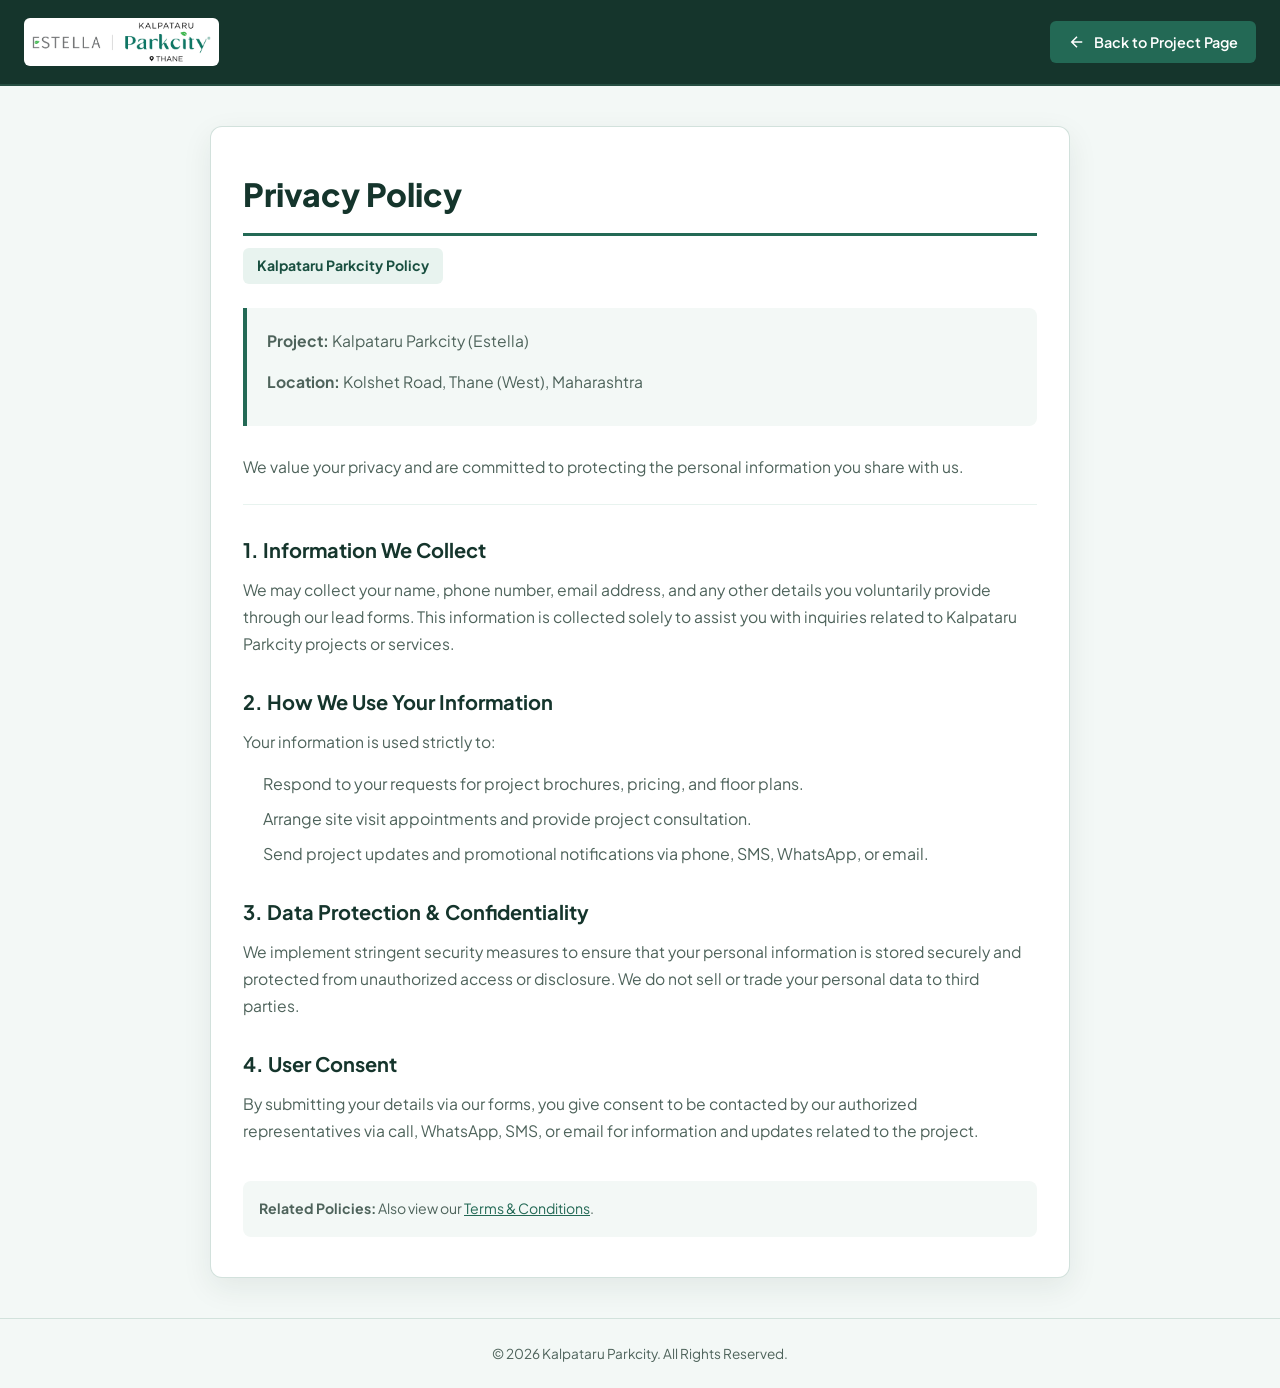
<file: privacy-policy-cp.html>
<!DOCTYPE html>
<html lang="en">
<head>
  <meta charset="UTF-8">
  <meta http-equiv="refresh" content="0; url=privacy-policy.html">
  <title>Redirecting to Privacy Policy</title>
  <script>window.location.href = "privacy-policy.html";</script>
</head>
<body>
  <p>Redirecting to <a href="privacy-policy.html">Privacy Policy</a>...</p>
</body>
</html>
</file>
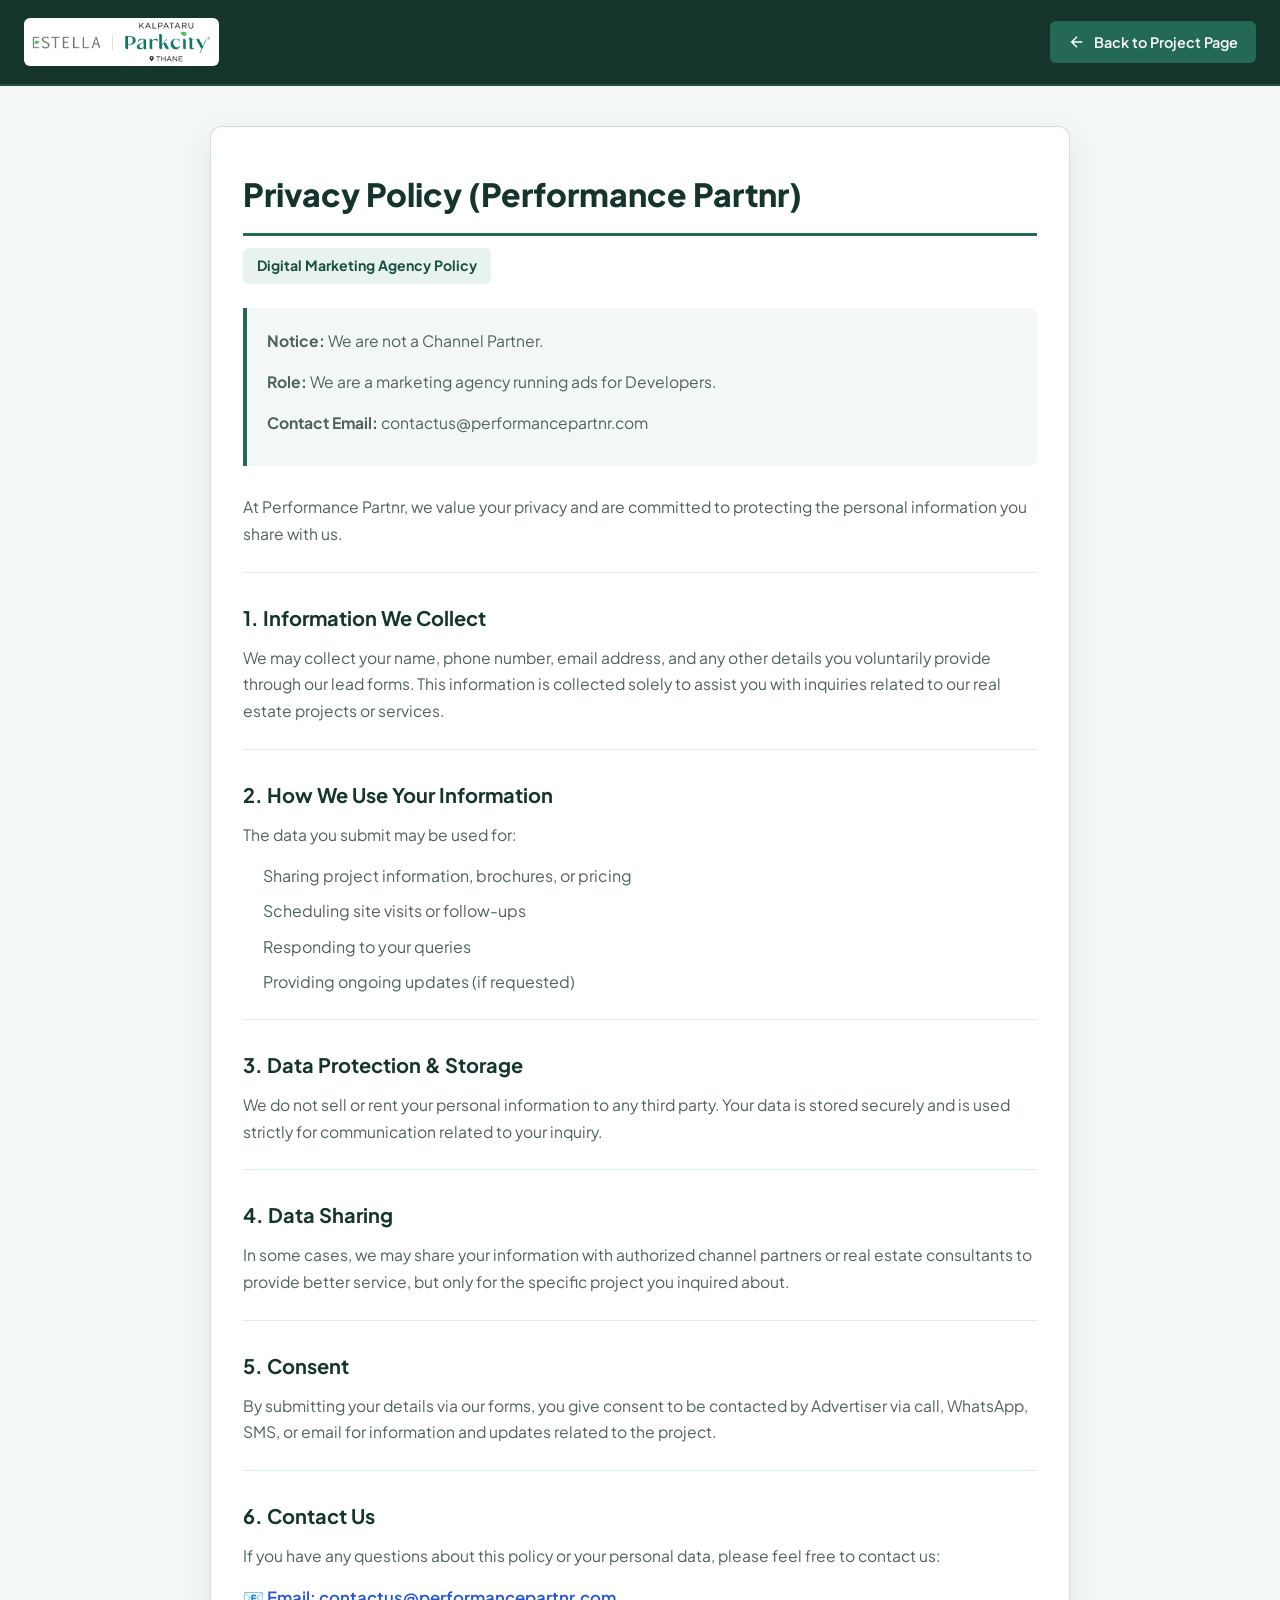
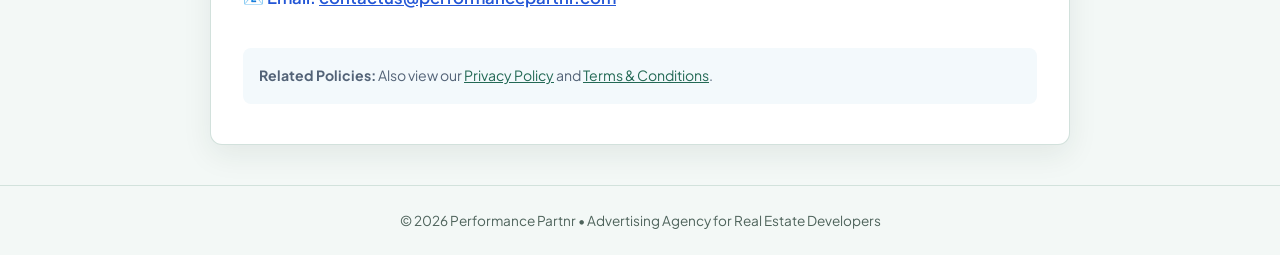
<file: privacy-policy-pp.html>
<!DOCTYPE html>
<html lang="en">
<head>
  <!-- Favicon -->
  <link rel="icon" type="image/jpeg" href="images/favicon.jpg">
  <link rel="shortcut icon" type="image/jpeg" href="images/favicon.jpg">
  <link rel="apple-touch-icon" href="images/favicon.jpg">
  <meta charset="UTF-8">
  <meta name="viewport" content="width=device-width, initial-scale=1.0">
  <title>Privacy Policy | Performance Partnr - Marketing Agency</title>
  <meta name="description" content="Privacy Policy for Performance Partnr, digital marketing agency running advertising campaigns for real estate developers.">
  <link rel="preconnect" href="https://fonts.googleapis.com">
  <link rel="preconnect" href="https://fonts.gstatic.com" crossorigin>
  <link href="https://fonts.googleapis.com/css2?family=Plus+Jakarta+Sans:wght@400;500;600;700;800&display=swap" rel="stylesheet">
  <link rel="stylesheet" href="css/style.css">
  <style>
    .legal-page-header {
      background: #15352c;
      padding: 18px 24px;
      display: flex;
      justify-content: space-between;
      align-items: center;
      border-bottom: 2px solid rgba(78, 136, 118, 0.3);
    }
    .legal-container {
      max-width: 860px;
      margin: 40px auto;
      padding: 40px 32px;
      background: #FFFFFF;
      border: 1px solid rgba(78, 136, 118, 0.25);
      border-radius: 12px;
      box-shadow: 0 10px 30px rgba(21, 53, 44, 0.08);
      color: #15352c;
      font-family: 'Plus Jakarta Sans', sans-serif;
      line-height: 1.7;
    }
    .legal-title {
      font-size: 2rem;
      font-weight: 800;
      color: #15352c;
      margin-bottom: 12px;
      border-bottom: 3px solid #236955;
      padding-bottom: 12px;
    }
    .legal-meta-badge {
      display: inline-block;
      background: #e8f3ef;
      color: #194f40;
      font-weight: 700;
      font-size: 0.88rem;
      padding: 6px 14px;
      border-radius: 6px;
      margin-bottom: 24px;
    }
    .legal-info-card {
      background: #f3f8f6;
      border-left: 4px solid #236955;
      padding: 16px 20px;
      margin-bottom: 28px;
      border-radius: 0 8px 8px 0;
    }
    .legal-info-card p {
      margin: 4px 0;
      font-size: 0.95rem;
    }
    .legal-section-h2 {
      font-size: 1.25rem;
      font-weight: 700;
      color: #15352c;
      margin-top: 28px;
      margin-bottom: 10px;
    }
    .legal-container p {
      margin-bottom: 14px;
      color: #4e635b;
      font-size: 0.98rem;
    }
    .legal-container ul {
      margin-left: 20px;
      margin-bottom: 20px;
      color: #4e635b;
    }
    .legal-container li {
      margin-bottom: 8px;
    }
    .legal-footer {
      text-align: center;
      padding: 24px;
      font-size: 0.85rem;
      color: #4e635b;
      border-top: 1px solid rgba(78, 136, 118, 0.2);
      margin-top: 40px;
    }
    .back-btn {
      display: inline-flex;
      align-items: center;
      gap: 8px;
      color: #FFFFFF;
      background: #236955;
      padding: 10px 18px;
      border-radius: 6px;
      font-weight: 600;
      text-decoration: none;
      font-size: 0.9rem;
      transition: background 0.2s;
    }
    .back-btn:hover {
      background: #194f40;
    }
  </style>
</head>
<body style="background: #f3f8f6; margin: 0; padding: 0;">

  <!-- Header -->
  <header class="legal-page-header">
    <a href="index.html" style="display: flex; align-items: center;">
      <img src="images/logo.webp" alt="Kalpataru Parkcity - Estella" style="height: 48px; width: auto; background: #ffffff; padding: 4px 8px; border-radius: 6px;">
    </a>
    <a href="index.html" class="back-btn">
      <svg width="18" height="18" viewBox="0 0 24 24" fill="none" stroke="currentColor" stroke-width="2">
        <path d="M19 12H5M12 19l-7-7 7-7"/>
      </svg>
      <span>Back to Project Page</span>
    </a>
  </header>

  <!-- Legal Container -->
  <main class="legal-container">
    <h1 class="legal-title">Privacy Policy (Performance Partnr)</h1>
    <div class="legal-meta-badge">Digital Marketing Agency Policy</div>

    <div class="legal-info-card">
      <p><strong>Notice:</strong> We are not a Channel Partner.</p>
      <p><strong>Role:</strong> We are a marketing agency running ads for Developers.</p>
      <p><strong>Contact Email:</strong> contactus@performancepartnr.com</p>
    </div>

    <p>
      At Performance Partnr, we value your privacy and are committed to protecting the personal information you share with us.
    </p>

    <hr style="border: none; border-top: 1px solid #DCEFF8; margin: 24px 0;">

    <h2 class="legal-section-h2">1. Information We Collect</h2>
    <p>
      We may collect your name, phone number, email address, and any other details you voluntarily provide through our lead forms. This information is collected solely to assist you with inquiries related to our real estate projects or services.
    </p>

    <hr style="border: none; border-top: 1px solid #DCEFF8; margin: 24px 0;">

    <h2 class="legal-section-h2">2. How We Use Your Information</h2>
    <p>The data you submit may be used for:</p>
    <ul>
      <li>Sharing project information, brochures, or pricing</li>
      <li>Scheduling site visits or follow-ups</li>
      <li>Responding to your queries</li>
      <li>Providing ongoing updates (if requested)</li>
    </ul>

    <hr style="border: none; border-top: 1px solid #DCEFF8; margin: 24px 0;">

    <h2 class="legal-section-h2">3. Data Protection &amp; Storage</h2>
    <p>
      We do not sell or rent your personal information to any third party. Your data is stored securely and is used strictly for communication related to your inquiry.
    </p>

    <hr style="border: none; border-top: 1px solid #DCEFF8; margin: 24px 0;">

    <h2 class="legal-section-h2">4. Data Sharing</h2>
    <p>
      In some cases, we may share your information with authorized channel partners or real estate consultants to provide better service, but only for the specific project you inquired about.
    </p>

    <hr style="border: none; border-top: 1px solid #DCEFF8; margin: 24px 0;">

    <h2 class="legal-section-h2">5. Consent</h2>
    <p>
      By submitting your details via our forms, you give consent to be contacted by Advertiser via call, WhatsApp, SMS, or email for information and updates related to the project.
    </p>

    <hr style="border: none; border-top: 1px solid #DCEFF8; margin: 24px 0;">

    <h2 class="legal-section-h2">6. Contact Us</h2>
    <p>
      If you have any questions about this policy or your personal data, please feel free to contact us:
    </p>
    <p style="font-size: 1.05rem; font-weight: 600; color: #2457D6;">
      📧 Email: <a href="mailto:contactus@performancepartnr.com" style="color: #2457D6; text-decoration: underline;">contactus@performancepartnr.com</a>
    </p>

    <div style="margin-top: 36px; padding: 16px; background: #F3F9FC; border-radius: 8px; font-size: 0.88rem; color: #536377;">
      <strong>Related Policies:</strong> Also view our <a href="privacy-policy.html" style="color: #236955; text-decoration: underline;">Privacy Policy</a> and <a href="terms-conditions.html" style="color: #236955; text-decoration: underline;">Terms &amp; Conditions</a>.
    </div>
  </main>

  <footer class="legal-footer">
    © 2026 Performance Partnr • Advertising Agency for Real Estate Developers
  </footer>

</body>
</html>
</file>
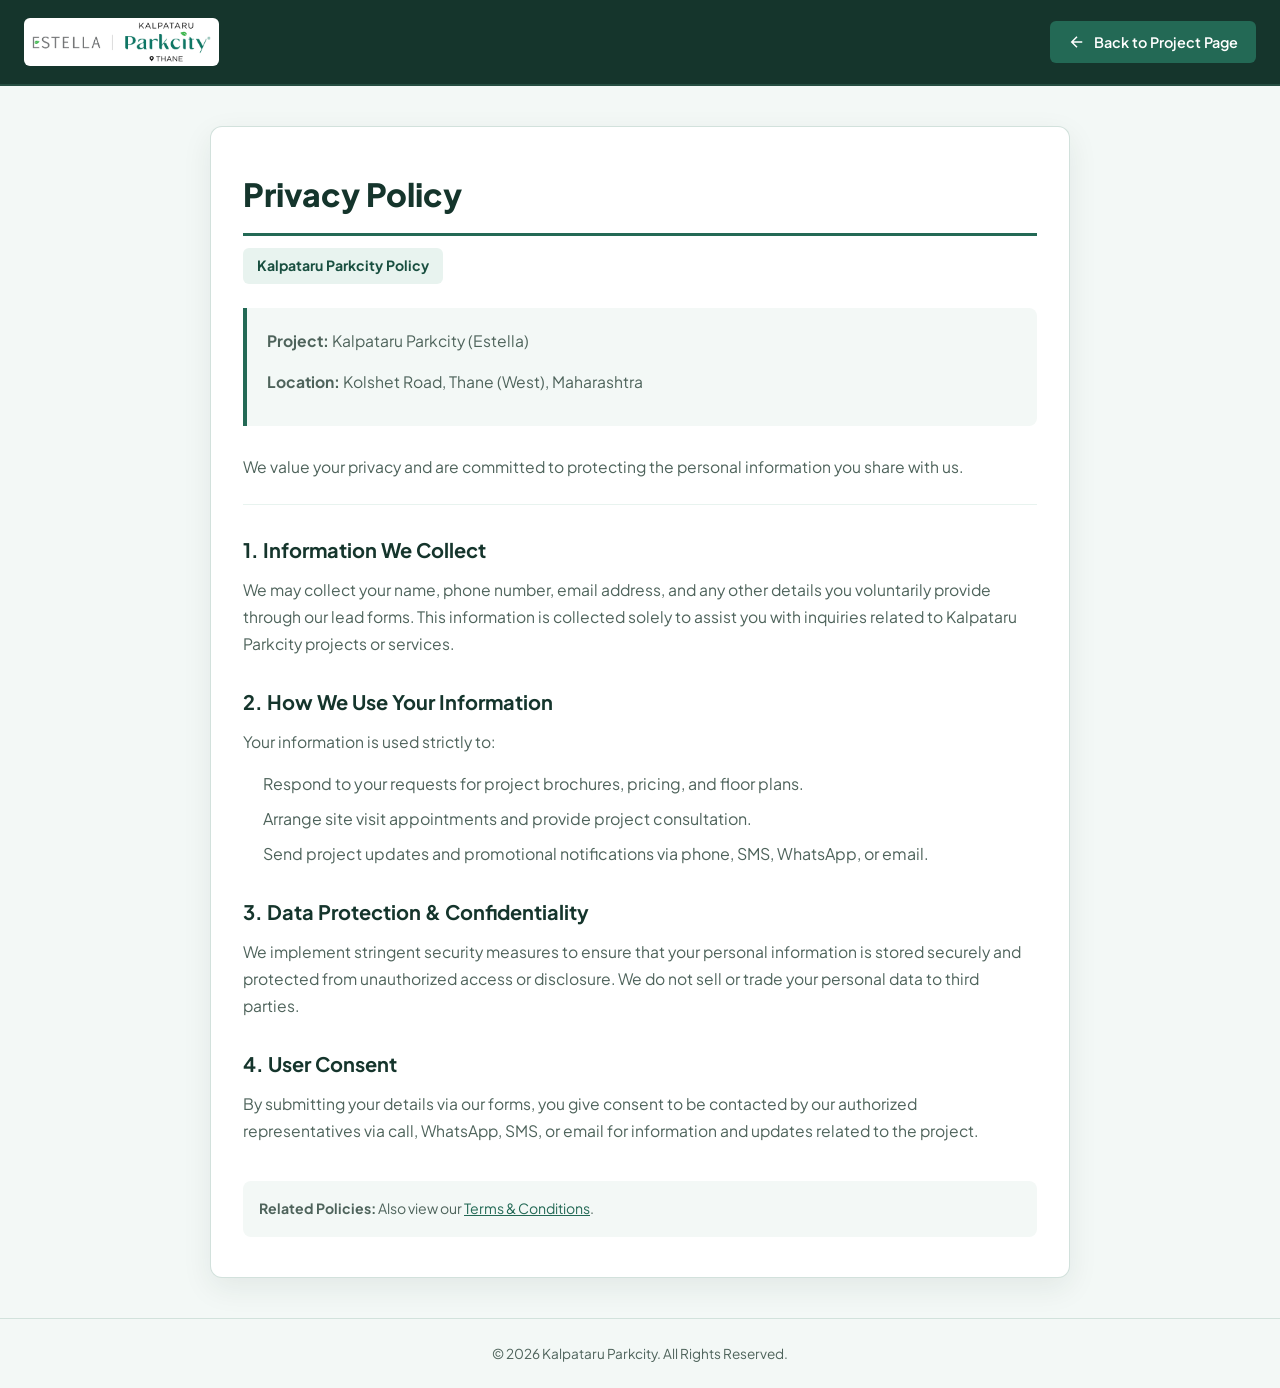
<file: privacy-policy.html>
<!DOCTYPE html>
<html lang="en">
<head>
  <!-- Favicon -->
  <link rel="icon" type="image/jpeg" href="images/favicon.jpg">
  <link rel="shortcut icon" type="image/jpeg" href="images/favicon.jpg">
  <link rel="apple-touch-icon" href="images/favicon.jpg">
  <meta charset="UTF-8">
  <meta name="viewport" content="width=device-width, initial-scale=1.0">
  <title>Privacy Policy | Kalpataru Parkcity</title>
  <meta name="description" content="Privacy Policy for Kalpataru Parkcity (Estella), Thane (West), Maharashtra.">
  <link rel="preconnect" href="https://fonts.googleapis.com">
  <link rel="preconnect" href="https://fonts.gstatic.com" crossorigin>
  <link href="https://fonts.googleapis.com/css2?family=Plus+Jakarta+Sans:wght@400;500;600;700;800&display=swap" rel="stylesheet">
  <link rel="stylesheet" href="css/style.css">
  <style>
    .legal-page-header {
      background: #15352c;
      padding: 18px 24px;
      display: flex;
      justify-content: space-between;
      align-items: center;
      border-bottom: 2px solid rgba(78, 136, 118, 0.3);
    }
    .legal-container {
      max-width: 860px;
      margin: 40px auto;
      padding: 40px 32px;
      background: #FFFFFF;
      border: 1px solid rgba(78, 136, 118, 0.25);
      border-radius: 12px;
      box-shadow: 0 10px 30px rgba(21, 53, 44, 0.08);
      color: #15352c;
      font-family: 'Plus Jakarta Sans', sans-serif;
      line-height: 1.7;
    }
    .legal-title {
      font-size: 2rem;
      font-weight: 800;
      color: #15352c;
      margin-bottom: 12px;
      border-bottom: 3px solid #236955;
      padding-bottom: 12px;
    }
    .legal-meta-badge {
      display: inline-block;
      background: #e8f3ef;
      color: #194f40;
      font-weight: 700;
      font-size: 0.88rem;
      padding: 6px 14px;
      border-radius: 6px;
      margin-bottom: 24px;
    }
    .legal-info-card {
      background: #f3f8f6;
      border-left: 4px solid #236955;
      padding: 16px 20px;
      margin-bottom: 28px;
      border-radius: 0 8px 8px 0;
    }
    .legal-info-card p {
      margin: 4px 0;
      font-size: 0.95rem;
    }
    .legal-section-h2 {
      font-size: 1.25rem;
      font-weight: 700;
      color: #15352c;
      margin-top: 28px;
      margin-bottom: 10px;
    }
    .legal-container p {
      margin-bottom: 14px;
      color: #4e635b;
      font-size: 0.98rem;
    }
    .legal-container ul {
      margin-left: 20px;
      margin-bottom: 20px;
      color: #4e635b;
    }
    .legal-container li {
      margin-bottom: 8px;
    }
    .legal-footer {
      text-align: center;
      padding: 24px;
      font-size: 0.85rem;
      color: #4e635b;
      border-top: 1px solid rgba(78, 136, 118, 0.2);
      margin-top: 40px;
    }
    .back-btn {
      display: inline-flex;
      align-items: center;
      gap: 8px;
      color: #FFFFFF;
      background: #236955;
      padding: 10px 18px;
      border-radius: 6px;
      font-weight: 600;
      text-decoration: none;
      font-size: 0.9rem;
      transition: background 0.2s;
    }
    .back-btn:hover {
      background: #194f40;
    }
  </style>
</head>
<body style="background: #f3f8f6; margin: 0; padding: 0;">

  <!-- Header -->
  <header class="legal-page-header">
    <a href="index.html" style="display: flex; align-items: center;">
      <img src="images/logo.webp" alt="Kalpataru Parkcity - Estella" style="height: 48px; width: auto; background: #ffffff; padding: 4px 8px; border-radius: 6px;">
    </a>
    <a href="index.html" class="back-btn">
      <svg width="18" height="18" viewBox="0 0 24 24" fill="none" stroke="currentColor" stroke-width="2">
        <path d="M19 12H5M12 19l-7-7 7-7"/>
      </svg>
      <span>Back to Project Page</span>
    </a>
  </header>

  <!-- Legal Container -->
  <main class="legal-container">
    <h1 class="legal-title">Privacy Policy</h1>
    <div class="legal-meta-badge">Kalpataru Parkcity Policy</div>

    <div class="legal-info-card">
      <p><strong>Project:</strong> Kalpataru Parkcity (Estella)</p>
      <p><strong>Location:</strong> Kolshet Road, Thane (West), Maharashtra</p>
    </div>

    <p>
      We value your privacy and are committed to protecting the personal information you share with us.
    </p>

    <hr style="border: none; border-top: 1px solid #e8f3ef; margin: 24px 0;">

    <h2 class="legal-section-h2">1. Information We Collect</h2>
    <p>
      We may collect your name, phone number, email address, and any other details you voluntarily provide through our lead forms. This information is collected solely to assist you with inquiries related to Kalpataru Parkcity projects or services.
    </p>

    <h2 class="legal-section-h2">2. How We Use Your Information</h2>
    <p>
      Your information is used strictly to:
    </p>
    <ul>
      <li>Respond to your requests for project brochures, pricing, and floor plans.</li>
      <li>Arrange site visit appointments and provide project consultation.</li>
      <li>Send project updates and promotional notifications via phone, SMS, WhatsApp, or email.</li>
    </ul>

    <h2 class="legal-section-h2">3. Data Protection &amp; Confidentiality</h2>
    <p>
      We implement stringent security measures to ensure that your personal information is stored securely and protected from unauthorized access or disclosure. We do not sell or trade your personal data to third parties.
    </p>

    <h2 class="legal-section-h2">4. User Consent</h2>
    <p>
      By submitting your details via our forms, you give consent to be contacted by our authorized representatives via call, WhatsApp, SMS, or email for information and updates related to the project.
    </p>

    <div style="margin-top: 36px; padding: 16px; background: #f3f8f6; border-radius: 8px; font-size: 0.88rem; color: #4e635b;">
      <strong>Related Policies:</strong> Also view our <a href="terms-conditions.html" style="color: #236955; text-decoration: underline;">Terms &amp; Conditions</a>.
    </div>
  </main>

  <footer class="legal-footer">
    © 2026 Kalpataru Parkcity. All Rights Reserved.
  </footer>

</body>
</html>
</file>
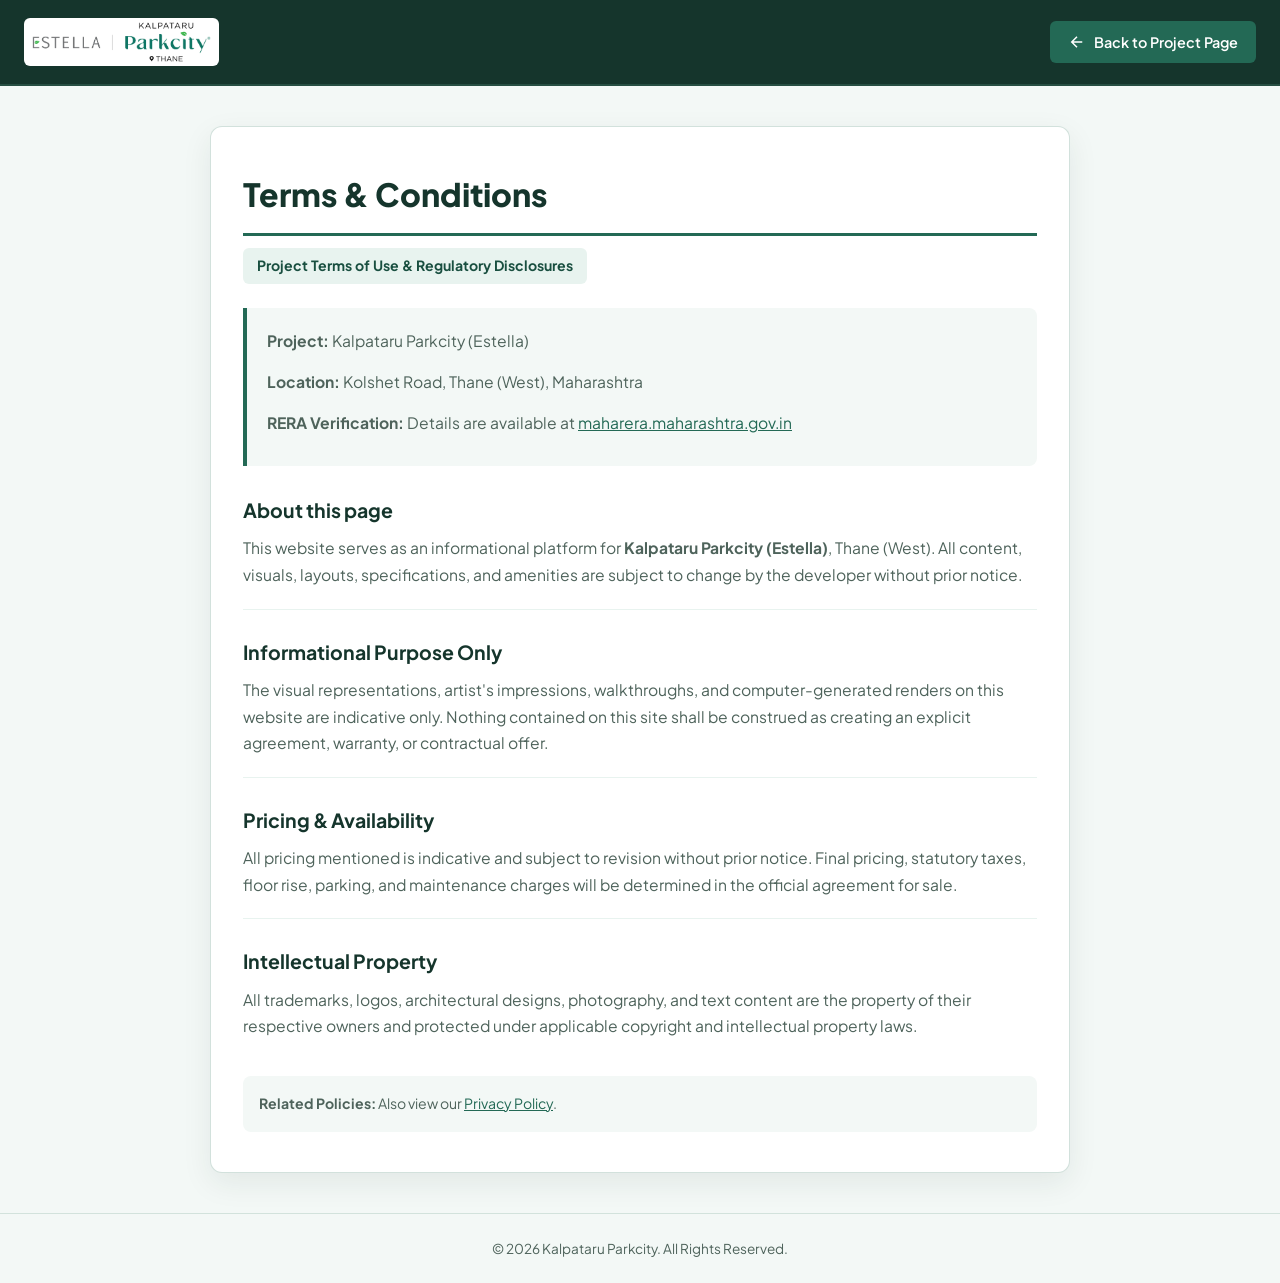
<file: terms-and-conditions.html>
<!DOCTYPE html>
<html lang="en">
<head>
  <meta charset="UTF-8">
  <meta http-equiv="refresh" content="0; url=terms-conditions.html">
  <title>Redirecting to Terms &amp; Conditions</title>
  <script>window.location.href = "terms-conditions.html";</script>
</head>
<body>
  <p>Redirecting to <a href="terms-conditions.html">Terms &amp; Conditions</a>...</p>
</body>
</html>
</file>
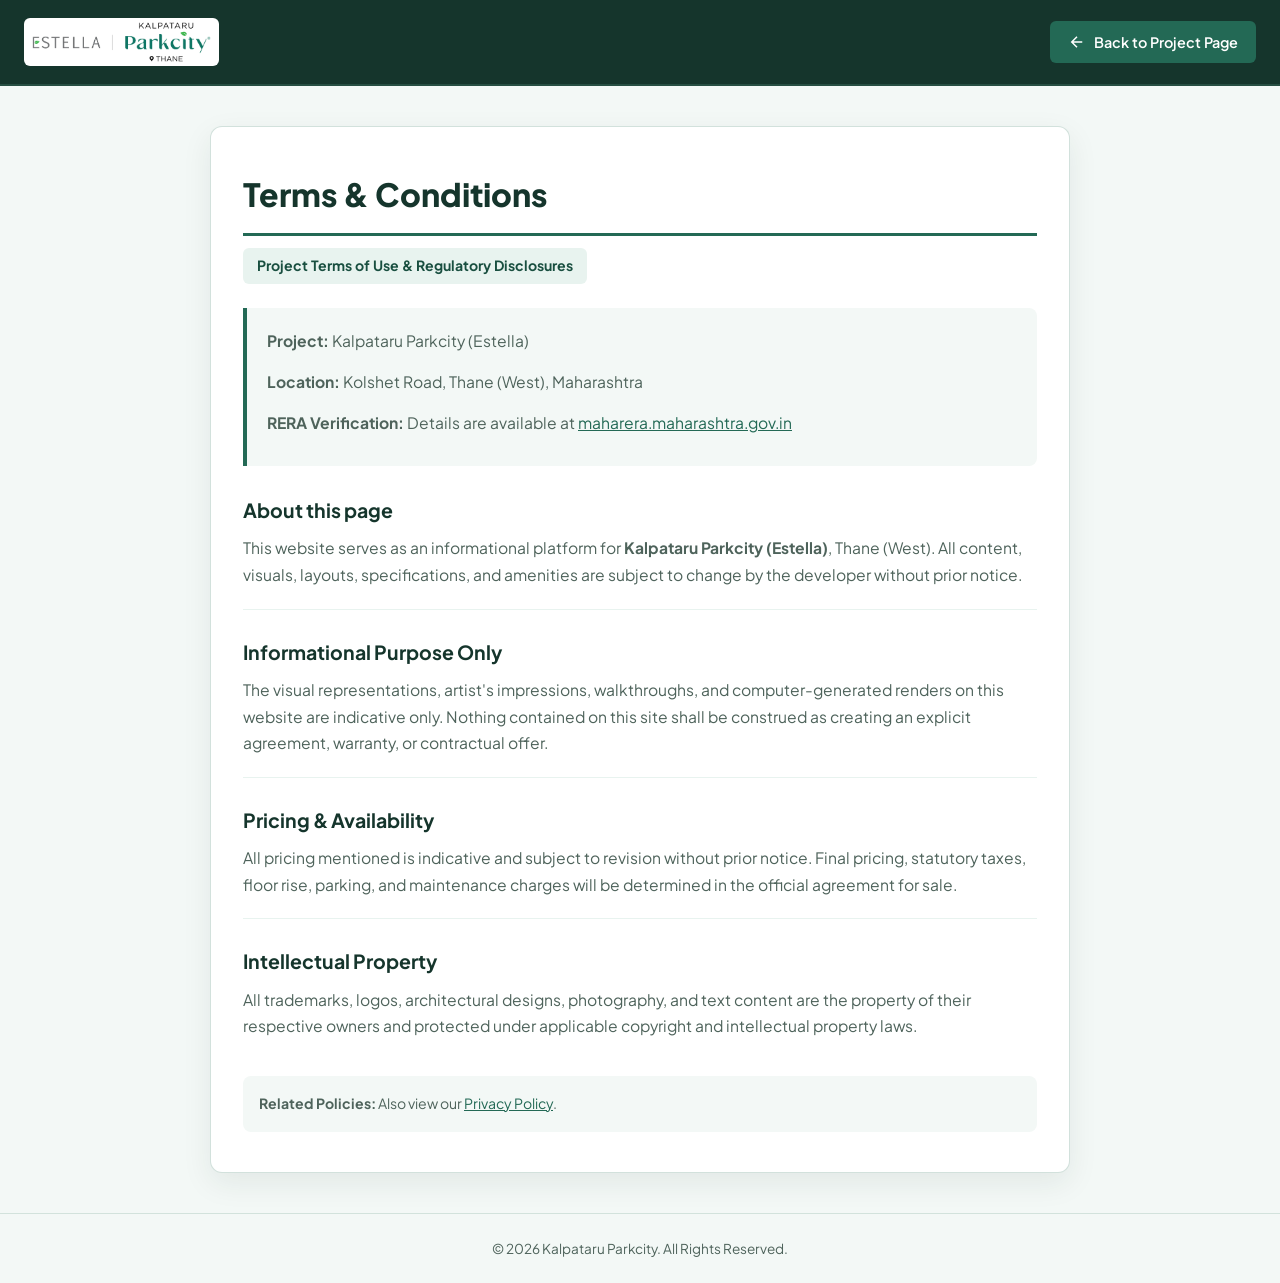
<file: terms-conditions.html>
<!DOCTYPE html>
<html lang="en">
<head>
  <!-- Favicon -->
  <link rel="icon" type="image/jpeg" href="images/favicon.jpg">
  <link rel="shortcut icon" type="image/jpeg" href="images/favicon.jpg">
  <link rel="apple-touch-icon" href="images/favicon.jpg">
  <meta charset="UTF-8">
  <meta name="viewport" content="width=device-width, initial-scale=1.0">
  <title>Terms &amp; Conditions | Kalpataru Parkcity</title>
  <meta name="description" content="Terms &amp; Conditions for Kalpataru Parkcity (Estella), Thane (West), Maharashtra.">
  <link rel="preconnect" href="https://fonts.googleapis.com">
  <link rel="preconnect" href="https://fonts.gstatic.com" crossorigin>
  <link href="https://fonts.googleapis.com/css2?family=Plus+Jakarta+Sans:wght@400;500;600;700;800&display=swap" rel="stylesheet">
  <link rel="stylesheet" href="css/style.css">
  <style>
    .legal-page-header {
      background: #15352c;
      padding: 18px 24px;
      display: flex;
      justify-content: space-between;
      align-items: center;
      border-bottom: 2px solid rgba(78, 136, 118, 0.3);
    }
    .legal-container {
      max-width: 860px;
      margin: 40px auto;
      padding: 40px 32px;
      background: #FFFFFF;
      border: 1px solid rgba(78, 136, 118, 0.25);
      border-radius: 12px;
      box-shadow: 0 10px 30px rgba(21, 53, 44, 0.08);
      color: #15352c;
      font-family: 'Plus Jakarta Sans', sans-serif;
      line-height: 1.7;
    }
    .legal-title {
      font-size: 2rem;
      font-weight: 800;
      color: #15352c;
      margin-bottom: 12px;
      border-bottom: 3px solid #236955;
      padding-bottom: 12px;
    }
    .legal-meta-badge {
      display: inline-block;
      background: #e8f3ef;
      color: #194f40;
      font-weight: 700;
      font-size: 0.88rem;
      padding: 6px 14px;
      border-radius: 6px;
      margin-bottom: 24px;
    }
    .legal-info-card {
      background: #f3f8f6;
      border-left: 4px solid #236955;
      padding: 16px 20px;
      margin-bottom: 28px;
      border-radius: 0 8px 8px 0;
    }
    .legal-info-card p {
      margin: 4px 0;
      font-size: 0.95rem;
    }
    .legal-section-h2 {
      font-size: 1.22rem;
      font-weight: 700;
      color: #15352c;
      margin-top: 26px;
      margin-bottom: 8px;
    }
    .legal-container p {
      margin-bottom: 14px;
      color: #4e635b;
      font-size: 0.98rem;
    }
    .legal-container hr {
      border: none;
      border-top: 1px solid #e8f3ef;
      margin: 20px 0;
    }
    .legal-footer {
      text-align: center;
      padding: 24px;
      font-size: 0.85rem;
      color: #4e635b;
      border-top: 1px solid rgba(78, 136, 118, 0.2);
      margin-top: 40px;
    }
    .back-btn {
      display: inline-flex;
      align-items: center;
      gap: 8px;
      color: #FFFFFF;
      background: #236955;
      padding: 10px 18px;
      border-radius: 6px;
      font-weight: 600;
      text-decoration: none;
      font-size: 0.9rem;
      transition: background 0.2s;
    }
    .back-btn:hover {
      background: #194f40;
    }
  </style>
</head>
<body style="background: #f3f8f6; margin: 0; padding: 0;">

  <!-- Header -->
  <header class="legal-page-header">
    <a href="index.html" style="display: flex; align-items: center;">
      <img src="images/logo.webp" alt="Kalpataru Parkcity - Estella" style="height: 48px; width: auto; background: #ffffff; padding: 4px 8px; border-radius: 6px;">
    </a>
    <a href="index.html" class="back-btn">
      <svg width="18" height="18" viewBox="0 0 24 24" fill="none" stroke="currentColor" stroke-width="2">
        <path d="M19 12H5M12 19l-7-7 7-7"/>
      </svg>
      <span>Back to Project Page</span>
    </a>
  </header>

  <!-- Legal Container -->
  <main class="legal-container">
    <h1 class="legal-title">Terms &amp; Conditions</h1>
    <div class="legal-meta-badge">Project Terms of Use &amp; Regulatory Disclosures</div>

    <div class="legal-info-card">
      <p><strong>Project:</strong> Kalpataru Parkcity (Estella)</p>
      <p><strong>Location:</strong> Kolshet Road, Thane (West), Maharashtra</p>
      <p><strong>RERA Verification:</strong> Details are available at <a href="https://maharera.maharashtra.gov.in" target="_blank" rel="noopener noreferrer" style="color: #236955; text-decoration: underline;">maharera.maharashtra.gov.in</a></p>
    </div>

    <h2 class="legal-section-h2">About this page</h2>
    <p>
      This website serves as an informational platform for <strong>Kalpataru Parkcity (Estella)</strong>, Thane (West). All content, visuals, layouts, specifications, and amenities are subject to change by the developer without prior notice.
    </p>

    <hr>

    <h2 class="legal-section-h2">Informational Purpose Only</h2>
    <p>
      The visual representations, artist's impressions, walkthroughs, and computer-generated renders on this website are indicative only. Nothing contained on this site shall be construed as creating an explicit agreement, warranty, or contractual offer.
    </p>

    <hr>

    <h2 class="legal-section-h2">Pricing &amp; Availability</h2>
    <p>
      All pricing mentioned is indicative and subject to revision without prior notice. Final pricing, statutory taxes, floor rise, parking, and maintenance charges will be determined in the official agreement for sale.
    </p>

    <hr>

    <h2 class="legal-section-h2">Intellectual Property</h2>
    <p>
      All trademarks, logos, architectural designs, photography, and text content are the property of their respective owners and protected under applicable copyright and intellectual property laws.
    </p>

    <div style="margin-top: 36px; padding: 16px; background: #f3f8f6; border-radius: 8px; font-size: 0.88rem; color: #4e635b;">
      <strong>Related Policies:</strong> Also view our <a href="privacy-policy.html" style="color: #236955; text-decoration: underline;">Privacy Policy</a>.
    </div>
  </main>

  <footer class="legal-footer">
    © 2026 Kalpataru Parkcity. All Rights Reserved.
  </footer>

</body>
</html>
</file>
<file: css/style.css>
/* ==========================================================================
   THE GRAND BELVEDERE - REAL ESTATE LUXURY LANDING PAGE STYLESHEET
   LIGHT LUXURY THEME (Ivory, Champagne Gold & Deep Slate)
   Engineered for High Conversion & Fast Load Speed (Google Ads Optimized)
   ========================================================================== */

/* --- 1. CSS Variables & Design Tokens (Light Luxury Palette) --- */
:root {
  /* Brand Color System - Kalpataru Parkcity & Estella Luxury */
  --primary-navy: #15352c;
  /* Main brand color, headings, dark sections */
  --royal-blue: #236955;
  /* Primary CTA color, highlights, links */
  --royal-blue-hover: #194f40;
  /* Button hover state */
  --building-blue: #4e8876;
  /* Secondary elements, icons, accents */
  --sky-blue: #e8f3ef;
  /* Backgrounds, light sections, gradients */
  --ice-blue: #f3f8f6;
  /* Section backgrounds, cards, subtle accents */
  --off-white: #f8faf9;
  /* Page background, alternate sections */
  --soft-brown: #967d53;
  /* Warm Champagne Bronze accent */
  --pure-white: #FFFFFF;
  /* Cards, containers, text on dark */

  /* Surface & Background Mapping */
  --bg-main: #f3f8f6;
  /* Clean light sage base */
  --bg-secondary: #e8f3ef;
  /* Soft sage-sky alternate sections */
  --bg-card: #FFFFFF;
  /* Pure white cards */
  --card-border: rgba(78, 136, 118, 0.22);
  /* Soft forest border */
  --card-hover-border: #236955;

  /* Accent Tokens (Mapped to Luxury Emerald & Champagne Gold) */
  --gold-primary: #236955;
  /* Primary Luxury Emerald CTA */
  --gold-light: #2d826a;
  --gold-dark: #194f40;
  /* Emerald Hover */
  --gold-gradient: linear-gradient(135deg, #236955 0%, #17483a 100%);
  --gold-soft-bg: rgba(35, 105, 85, 0.08);
  --gold-badge-bg: #e8f3ef;
  /* Soft Sage Badge */

  /* Typography & Neutral Colors */
  --text-main: #15352c;
  /* Deep Forest Slate */
  --text-muted: #4e635b;
  /* Muted Forest Slate */
  --text-dim: #709488;
  /* Light Sage Accent */
  --text-white: #FFFFFF;

  /* Functional Colors */
  --whatsapp-green: #25d366;
  --whatsapp-hover: #20ba59;
  --border-light: rgba(78, 136, 118, 0.2);
  --border-card: rgba(78, 136, 118, 0.22);
  --surface-glass: rgba(255, 255, 255, 0.96);
  --surface-glass-border: rgba(35, 105, 85, 0.25);

  /* Typography - Unified Single Font Family */
  --font-serif: 'Plus Jakarta Sans', -apple-system, BlinkMacSystemFont, 'Segoe UI', Roboto, sans-serif;
  --font-sans: 'Plus Jakarta Sans', -apple-system, BlinkMacSystemFont, 'Segoe UI', Roboto, sans-serif;

  /* Transitions & Shadows */
  --transition-fast: 0.2s ease;
  --transition-smooth: 0.35s cubic-bezier(0.16, 1, 0.3, 1);
  --shadow-sm: 0 2px 8px rgba(41, 44, 60, 0.06);
  --shadow-md: 0 8px 20px -3px rgba(41, 44, 60, 0.1);
  --shadow-lg: 0 16px 36px -6px rgba(41, 44, 60, 0.14);
  --shadow-gold: 0 8px 24px -4px rgba(35, 105, 85, 0.32);

  /* Spacing */
  --container-max: 1280px;
  --radius-sm: 6px;
  --radius-md: 10px;
  --radius-lg: 16px;
  --radius-full: 9999px;
}

/* --- 2. CSS Reset & Base Rules --- */
*,
*::before,
*::after {
  margin: 0;
  padding: 0;
  box-sizing: border-box;
}

html {
  scroll-behavior: smooth;
  font-size: 16px;
  -webkit-text-size-adjust: 100%;
}

body {
  font-family: var(--font-sans);
  background-color: var(--bg-main);
  color: var(--text-main);
  line-height: 1.55;
  overflow-x: hidden;
  position: relative;
  -webkit-font-smoothing: antialiased;
}

img {
  max-width: 100%;
  height: auto;
  display: block;
}

a {
  color: inherit;
  text-decoration: none;
}

button,
input,
select {
  font: inherit;
  outline: none;
}

ul {
  list-style: none;
}

.container {
  width: 100%;
  max-width: var(--container-max);
  margin-left: auto;
  margin-right: auto;
  padding-left: 20px;
  padding-right: 20px;
}

/* --- 3. Typography & Compact Section Headers --- */
.section {
  padding: 46px 0;
  position: relative;
}

.section-darker {
  background-color: var(--bg-secondary);
}

.section-header {
  text-align: center;
  max-width: 720px;
  margin: 0 auto 28px auto;
}

.sub-badge {
  display: inline-flex;
  align-items: center;
  gap: 6px;
  padding: 4px 12px;
  background: var(--sky-blue);
  border: 1px solid rgba(113, 152, 197, 0.4);
  border-radius: var(--radius-full);
  font-size: 0.74rem;
  font-weight: 700;
  text-transform: uppercase;
  letter-spacing: 1.2px;
  color: var(--royal-blue);
  margin-bottom: 8px;
}

.section-title {
  font-family: var(--font-serif);
  font-size: clamp(1.8rem, 3.2vw, 2.4rem);
  font-weight: 800;
  line-height: 1.22;
  color: var(--text-main);
  margin-bottom: 8px;
}

.text-gold,
.section-title .text-gold {
  color: var(--royal-blue);
  background: none;
  -webkit-background-clip: initial;
  -webkit-text-fill-color: initial;
  display: inline;
}

@media (prefers-color-scheme: dark) {

  .text-gold,
  .section-title .text-gold {
    color: #4A85F6;
    background: none;
    -webkit-background-clip: initial;
    -webkit-text-fill-color: initial;
  }
}

.section-subtitle {
  color: var(--text-muted);
  font-size: 0.95rem;
  line-height: 1.5;
}

/* --- 4. Buttons & Interactive Elements --- */
.btn {
  display: inline-flex;
  align-items: center;
  justify-content: center;
  gap: 8px;
  padding: 10px 20px;
  border-radius: var(--radius-md);
  font-weight: 700;
  font-size: 0.9rem;
  cursor: pointer;
  transition: all var(--transition-fast);
  border: none;
  white-space: nowrap;
  position: relative;
  overflow: hidden;
}

.btn svg {
  width: 17px;
  height: 17px;
  transition: transform var(--transition-fast);
  flex-shrink: 0;
}

.btn-gold {
  background: var(--gold-gradient);
  color: #ffffff;
  box-shadow: var(--shadow-gold);
}

.btn-gold:hover {
  background: var(--royal-blue-hover);
  transform: translateY(-2px);
  box-shadow: 0 10px 24px -4px rgba(36, 87, 214, 0.45);
}

.btn-gold:hover svg {
  transform: translateX(2px);
}

/* Secondary CTA matching exact user guide: White background, #2457D6 border & text, hover #2457D6 bg / white text */
.btn-outline-gold {
  background: #ffffff;
  color: var(--royal-blue);
  border: 2px solid var(--royal-blue);
}

.btn-outline-gold:hover {
  background: var(--royal-blue);
  color: #ffffff;
  border-color: var(--royal-blue);
  transform: translateY(-2px);
  box-shadow: 0 8px 20px -3px rgba(36, 87, 214, 0.35);
}

.btn-whatsapp {
  background-color: var(--whatsapp-green);
  color: #ffffff;
}

.btn-whatsapp:hover {
  background-color: var(--whatsapp-hover);
  transform: translateY(-2px);
  box-shadow: 0 6px 16px rgba(37, 211, 102, 0.35);
}

.btn-call {
  background-color: var(--primary-navy);
  color: #ffffff;
  border: 1px solid var(--primary-navy);
}

.btn-call:hover {
  background-color: #1e212d;
  transform: translateY(-2px);
}

.btn-pulse {
  animation: pulse-glow-light 2.4s infinite;
}

@keyframes pulse-glow-light {

  0%,
  100% {
    box-shadow: 0 0 0 0 rgba(36, 87, 214, 0.5);
  }

  50% {
    box-shadow: 0 0 0 8px rgba(36, 87, 214, 0);
  }
}

/* --- Micro-Animations for Action Icons (Call, Download Brochure, WhatsApp) --- */
@keyframes iconPhoneRing {
  0% {
    transform: rotate(0deg);
  }

  3% {
    transform: rotate(14deg);
  }

  6% {
    transform: rotate(-12deg);
  }

  9% {
    transform: rotate(14deg);
  }

  12% {
    transform: rotate(-10deg);
  }

  15% {
    transform: rotate(8deg);
  }

  18% {
    transform: rotate(0deg);
  }

  100% {
    transform: rotate(0deg);
  }
}

@keyframes iconDownloadBounce {

  0%,
  100% {
    transform: translateY(0);
  }

  35% {
    transform: translateY(3.5px);
  }

  65% {
    transform: translateY(-1px);
  }
}

@keyframes iconWhatsAppPulse {

  0%,
  100% {
    transform: scale(1);
  }

  50% {
    transform: scale(1.14);
  }
}

/* Call button icon ringing animation */
.btn-call svg,
.mobile-bar-call svg {
  animation: iconPhoneRing 3s ease-in-out infinite;
  transform-origin: center center;
}

/* Primary CTA enquiry icon subtle animation */
.btn-pulse svg,
[data-context="enquiry"] svg,
[data-context="pricing"] svg,
.btn-gold svg {
  animation: iconDownloadBounce 2.2s ease-in-out infinite;
  transform-origin: center center;
}

/* WhatsApp icon pulse animation */
.btn-whatsapp svg,
.mobile-bar-whatsapp svg {
  animation: iconWhatsAppPulse 2.4s ease-in-out infinite;
  transform-origin: center center;
}

/* Hover micro-enhancement on buttons */
.btn:hover svg {
  transform: scale(1.18);
  transition: transform 0.2s ease;
}

/* --- 5. Sticky Navigation Header (Light Mode) --- */
.site-header {
  position: sticky;
  top: 0;
  left: 0;
  width: 100%;
  z-index: 100;
  background: rgba(255, 255, 255, 0.95);
  backdrop-filter: blur(12px);
  -webkit-backdrop-filter: blur(12px);
  border-bottom: 1px solid var(--border-light);
  box-shadow: 0 2px 10px rgba(15, 23, 42, 0.04);
  transition: all var(--transition-fast);
}

.nav-container {
  display: flex;
  align-items: center;
  justify-content: space-between;
  height: 76px;
  position: relative;
}

.brand-wrapper {
  display: flex;
  align-items: center;
  gap: 12px;
  flex-shrink: 0;
}

.brand-logo {
  display: flex;
  align-items: center;
  text-decoration: none;
}

.site-header-logo {
  height: 58px;
  max-height: 60px;
  width: auto;
  object-fit: contain;
  display: block;
  transition: transform var(--transition-fast);
}

.site-header-logo:hover {
  transform: scale(1.03);
}

.brand-logo .logo-main {
  font-family: var(--font-serif);
  font-size: 1.15rem;
  font-weight: 800;
  letter-spacing: 0.5px;
  background: var(--gold-gradient);
  -webkit-background-clip: text;
  -webkit-text-fill-color: transparent;
  line-height: 1.1;
}

.brand-logo .logo-sub {
  font-size: 0.6rem;
  color: var(--text-dim);
  letter-spacing: 1.8px;
  text-transform: uppercase;
}

/* Header Navigation Menu */
.nav-menu {
  display: flex;
  align-items: center;
  gap: 16px;
  list-style: none;
}

.nav-link {
  font-size: 0.8rem;
  font-weight: 700;
  color: var(--text-main);
  text-decoration: none;
  padding: 6px 2px;
  position: relative;
  transition: color var(--transition-fast);
  white-space: nowrap;
}

.nav-link:hover,
.nav-link.active {
  color: var(--gold-dark);
}

.nav-link::after {
  content: "";
  position: absolute;
  bottom: 0;
  left: 0;
  width: 0%;
  height: 2px;
  background: var(--gold-gradient);
  transition: width var(--transition-fast);
  border-radius: 2px;
}

.nav-link:hover::after,
.nav-link.active::after {
  width: 100%;
}

.nav-actions {
  display: flex;
  align-items: center;
  gap: 10px;
  flex-shrink: 0;
}

/* Mobile Hamburger Toggle */
.mobile-menu-toggle {
  display: none;
  background: none;
  border: 1px solid var(--border-card);
  border-radius: var(--radius-sm);
  padding: 6px;
  color: var(--text-main);
  cursor: pointer;
  align-items: center;
  justify-content: center;
  margin-left: 8px;
}

.mobile-menu-toggle svg {
  width: 22px;
  height: 22px;
}

/* --- 6. Top Announcement Bar (Warm Champagne) --- */
.top-notice-bar {
  background: linear-gradient(90deg, #fef3c7, #fde68a, #fef3c7);
  border-bottom: 1px solid rgba(180, 140, 54, 0.25);
  padding: 5px 10px;
  font-size: 0.78rem;
  color: #78350f;
  display: flex;
  align-items: center;
  justify-content: center;
  gap: 10px;
  text-align: center;
  font-weight: 600;
}

.top-notice-bar .timer-tag {
  background: #78350f;
  color: #ffffff;
  padding: 2px 7px;
  border-radius: 4px;
  font-weight: 700;
}

/* --- 7. Hero Section (Kalpataru Parkcity Luxury Showcase - Compact & Balanced) --- */
.hero-section {
  position: relative;
  padding: 16px 0 22px 0;
  background: var(--primary-navy);
  border-bottom: 1px solid rgba(78, 136, 118, 0.28);
}

.hero-commercial-showcase {
  display: grid;
  grid-template-columns: 390px 1fr;
  gap: 28px;
  align-items: center;
}

/* Left Column: Commercial Tower Framed Showcase (Compact Video Card) */
.hero-commercial-left {
  display: flex;
  justify-content: center;
  align-items: center;
  width: 100%;
}

.commercial-tower-card {
  position: relative;
  background: #ffffff;
  padding: 5px;
  border-radius: 12px;
  box-shadow: 0 12px 32px rgba(0, 0, 0, 0.35);
  width: 100%;
  max-width: 390px;
  border: 1px solid rgba(255, 255, 255, 0.4);
  display: flex;
  flex-direction: column;
  overflow: hidden;
  transition: transform 0.4s ease, box-shadow 0.4s ease;
}

.commercial-tower-card:hover {
  transform: translateY(-3px);
  box-shadow: 0 16px 38px rgba(0, 0, 0, 0.45);
}

.commercial-tower-video {
  width: 100%;
  height: 330px;
  display: block;
  border-radius: 8px;
  object-fit: cover;
  background: #0b1c17;
}

/* Video Floating Overlays */
.video-top-tag {
  position: absolute;
  top: 12px;
  left: 12px;
  z-index: 2;
  background: rgba(21, 53, 44, 0.88);
  backdrop-filter: blur(8px);
  -webkit-backdrop-filter: blur(8px);
  color: #ffffff;
  font-size: 0.72rem;
  font-weight: 700;
  padding: 4px 12px;
  border-radius: var(--radius-full);
  border: 1px solid rgba(255, 255, 255, 0.3);
  display: inline-flex;
  align-items: center;
  gap: 6px;
  letter-spacing: 0.4px;
}

.video-live-dot {
  width: 7px;
  height: 7px;
  background: #25d366;
  border-radius: 50%;
  box-shadow: 0 0 8px #25d366;
  animation: pulse-dot 1.8s infinite;
}

@keyframes pulse-dot {
  0% { transform: scale(0.95); opacity: 0.8; }
  50% { transform: scale(1.3); opacity: 1; }
  100% { transform: scale(0.95); opacity: 0.8; }
}

.video-bottom-caption {
  position: absolute;
  bottom: 12px;
  left: 12px;
  right: 12px;
  z-index: 2;
  background: linear-gradient(180deg, rgba(21, 53, 44, 0.45) 0%, rgba(21, 53, 44, 0.94) 100%);
  backdrop-filter: blur(10px);
  -webkit-backdrop-filter: blur(10px);
  padding: 8px 14px;
  border-radius: 8px;
  border: 1px solid rgba(255, 255, 255, 0.2);
  color: #ffffff;
}

.vbc-title {
  font-size: 0.92rem;
  font-weight: 800;
  letter-spacing: 0.5px;
  font-family: var(--font-sans);
}

.vbc-sub {
  font-size: 0.74rem;
  color: #d1fae5;
  margin-top: 2px;
}

.commercial-tower-img {
  width: 100%;
  height: auto;
  aspect-ratio: 454 / 454;
  object-fit: cover;
  display: block;
  border-radius: 6px;
}

/* Right Column: Commercial Typography & Content */
.hero-commercial-right {
  display: flex;
  flex-direction: column;
  justify-content: center;
  width: 100%;
}

.commercial-kicker {
  font-family: var(--font-sans);
  font-size: 0.82rem;
  font-weight: 700;
  letter-spacing: 2px;
  color: #DCEFF8;
  text-shadow: 0 1px 4px rgba(41, 44, 60, 0.5);
  text-transform: uppercase;
  margin-bottom: 4px;
}

.commercial-headline {
  font-family: var(--font-serif);
  font-size: clamp(1.9rem, 2.7vw, 2.7rem);
  font-weight: 800;
  color: #ffffff;
  text-shadow: 0 2px 10px rgba(41, 44, 60, 0.45);
  line-height: 1.12;
  letter-spacing: 0.5px;
  margin-bottom: 6px;
  text-transform: uppercase;
}

.commercial-gold-divider {
  width: 64px;
  height: 2.5px;
  background: var(--royal-blue);
  margin-bottom: 8px;
  border-radius: 2px;
}

.commercial-subkicker {
  font-family: var(--font-sans);
  font-size: 0.98rem;
  font-weight: 700;
  letter-spacing: 2px;
  color: #ffffff;
  text-shadow: 0 1px 4px rgba(41, 44, 60, 0.4);
  text-transform: uppercase;
  margin-bottom: 6px;
}

.commercial-price-wrap {
  font-family: var(--font-serif);
  display: flex;
  align-items: center;
  gap: 12px;
  margin-bottom: 8px;
  flex-wrap: wrap;
}

.price-start-text {
  font-size: 1.35rem;
  font-weight: 700;
  color: #ffffff;
  text-shadow: 0 2px 8px rgba(41, 44, 60, 0.45);
}

.price-gold-val {
  font-size: 1.85rem;
  font-weight: 800;
  color: #ffffff;
  text-shadow: 0 2px 12px rgba(36, 87, 214, 0.7), 0 2px 4px rgba(41, 44, 60, 0.6);
}

.commercial-tags-inline {
  display: flex;
  align-items: center;
  gap: 8px;
  flex-wrap: wrap;
  margin-left: 2px;
}

.hero-tag-pill {
  display: inline-flex;
  align-items: center;
  padding: 4px 12px;
  border-radius: var(--radius-full);
  background: rgba(41, 44, 60, 0.35);
  backdrop-filter: blur(8px);
  -webkit-backdrop-filter: blur(8px);
  border: 1px solid rgba(255, 255, 255, 0.3);
  font-family: var(--font-sans);
  font-size: 0.72rem;
  font-weight: 700;
  color: #ffffff;
  letter-spacing: 0.5px;
}

.commercial-desc {
  font-family: var(--font-sans);
  font-size: 0.9rem;
  line-height: 1.5;
  color: #ffffff;
  text-shadow: 0 1px 4px rgba(41, 44, 60, 0.45);
  width: 100%;
  max-width: 100%;
  margin-bottom: 12px;
}

/* 4 Core Hero Feature Badges (Kalpataru Township Highlights) */
.commercial-badges-row {
  display: grid;
  grid-template-columns: repeat(4, 1fr);
  gap: 10px;
  margin-bottom: 14px;
  width: 100%;
}

.comm-badge-item {
  display: flex;
  flex-direction: column;
  align-items: center;
  justify-content: center;
  text-align: center;
  background: rgba(255, 255, 255, 0.08);
  border: 1px solid rgba(255, 255, 255, 0.16);
  border-radius: 8px;
  padding: 6px 4px;
  backdrop-filter: blur(8px);
  -webkit-backdrop-filter: blur(8px);
  transition: transform 0.2s ease, background 0.2s ease;
}

.comm-badge-item:hover {
  background: rgba(255, 255, 255, 0.14);
  transform: translateY(-2px);
}

.badge-icon-pill {
  font-size: 1.25rem;
  margin-bottom: 2px;
  line-height: 1;
}

.badge-num {
  font-size: 0.8rem;
  font-weight: 800;
  color: #ffffff;
  display: block;
  white-space: nowrap;
}

.badge-lbl {
  font-size: 0.66rem;
  color: #d1fae5;
  display: block;
  font-weight: 500;
  margin-top: 1px;
  white-space: nowrap;
}

/* --- Pillars & Amenities Visual Image Grid Showcase --- */
.pillars-image-grid {
  display: grid;
  grid-template-columns: repeat(3, 1fr);
  gap: 22px;
  margin-top: 24px;
}

.pillar-img-card {
  background: #ffffff;
  border-radius: 12px;
  overflow: hidden;
  border: 1px solid rgba(78, 136, 118, 0.22);
  box-shadow: 0 4px 16px rgba(21, 53, 44, 0.06);
  transition: transform 0.3s ease, box-shadow 0.3s ease;
  display: flex;
  flex-direction: column;
}

.pillar-img-card:hover {
  transform: translateY(-4px);
  box-shadow: 0 12px 28px rgba(21, 53, 44, 0.12);
  border-color: var(--royal-blue);
}

.pillar-card-img-wrap {
  position: relative;
  width: 100%;
  height: 200px;
  overflow: hidden;
  background: #0f2a24;
}

.pillar-card-img {
  width: 100%;
  height: 100%;
  object-fit: cover;
  display: block;
  transition: transform 0.4s ease;
}

.pillar-img-card:hover .pillar-card-img {
  transform: scale(1.05);
}

.pillar-floating-tag {
  position: absolute;
  top: 10px;
  left: 10px;
  background: rgba(21, 53, 44, 0.88);
  backdrop-filter: blur(6px);
  -webkit-backdrop-filter: blur(6px);
  color: #ffffff;
  font-size: 0.72rem;
  font-weight: 700;
  letter-spacing: 0.5px;
  padding: 4px 10px;
  border-radius: var(--radius-full);
  border: 1px solid rgba(255, 255, 255, 0.25);
  z-index: 2;
}

.pillar-card-body {
  padding: 16px 18px 18px;
  flex: 1;
  display: flex;
  flex-direction: column;
}

.pillar-card-title {
  font-size: 1.12rem;
  font-weight: 800;
  color: var(--primary-navy);
  margin-bottom: 6px;
  font-family: var(--font-sans);
}

.pillar-card-desc {
  font-size: 0.88rem;
  color: var(--text-muted);
  line-height: 1.5;
  margin: 0;
}

.hero-feature-icon-img {
  height: 80px;
  max-height: 86px;
  width: auto;
  max-width: 100%;
  object-fit: contain;
  display: block;
  margin: 0 auto;
  transition: transform var(--transition-fast), filter var(--transition-fast);
  filter: drop-shadow(0 2px 6px rgba(0, 0, 0, 0.3));
}

.comm-badge-item:hover .hero-feature-icon-img {
  transform: scale(1.06);
  filter: drop-shadow(0 4px 10px rgba(0, 0, 0, 0.45));
}

/* Conversion Action Buttons */
.commercial-cta-row {
  display: flex;
  align-items: center;
  gap: 16px;
  flex-wrap: wrap;
  width: 100%;
}

.commercial-cta-row .btn {
  padding: 12px 28px;
  font-size: 0.92rem;
}

.btn-outline-navy {
  background: #ffffff;
  border: 2px solid var(--royal-blue);
  color: var(--royal-blue);
  padding: 12px 28px;
  border-radius: var(--radius-sm);
  font-weight: 700;
  font-size: 0.92rem;
  cursor: pointer;
  display: inline-flex;
  align-items: center;
  gap: 8px;
  box-shadow: 0 4px 16px rgba(41, 44, 60, 0.1);
  transition: all var(--transition-fast);
}

.btn-outline-navy:hover {
  background: var(--royal-blue);
  color: #ffffff;
  border-color: var(--royal-blue);
  transform: translateY(-1px);
  box-shadow: 0 6px 18px rgba(36, 87, 214, 0.35);
}

/* --- 8. Highlights Grid Bar --- */
.highlights-bar {
  background: var(--off-white);
  border-top: 1px solid var(--border-light);
  border-bottom: 1px solid var(--border-light);
  padding: 16px 0;
}

.highlights-grid {
  display: grid;
  grid-template-columns: repeat(4, 1fr);
  gap: 14px;
}

.highlight-box {
  display: flex;
  align-items: center;
  gap: 12px;
  padding: 10px 14px;
  border-radius: var(--radius-md);
  background: #ffffff;
  border: 1px solid var(--border-card);
  transition: all var(--transition-fast);
}

.highlight-box:hover {
  background: var(--sky-blue);
  border-color: var(--building-blue);
  transform: translateY(-2px);
}

.highlight-icon {
  width: 42px;
  height: 42px;
  border-radius: 10px;
  background: #f1f5f9;
  border: 1px solid #e2e8f0;
  display: flex;
  align-items: center;
  justify-content: center;
  flex-shrink: 0;
  transition: background var(--transition-fast), border-color var(--transition-fast);
}

.highlight-box:hover .highlight-icon {
  background: #e2e8f0;
  border-color: #cbd5e1;
}

.highlight-icon svg {
  width: 20px;
  height: 20px;
  color: var(--royal-blue);
}

.highlight-img-icon-wrap {
  width: 24px;
  height: 25px;
  overflow: hidden;
  display: flex;
  align-items: center;
  justify-content: flex-start;
  flex-shrink: 0;
}

.highlight-custom-icon {
  height: 25px;
  width: auto;
  max-width: none;
  display: block;
  filter: brightness(0) saturate(100%) invert(29%) sepia(85%) saturate(2258%) hue-rotate(214deg) brightness(94%) contrast(92%);
}

.highlight-text .label {
  font-size: 0.72rem;
  color: var(--building-blue);
  text-transform: uppercase;
  letter-spacing: 0.5px;
}

.highlight-text .value {
  font-size: 0.98rem;
  font-weight: 700;
  color: var(--primary-navy);
}

/* --- 9. Exclusive Office Suites Showcase (Seamless Side-by-Side, Zero Gap, No Divider) --- */
.suites-seamless-wrapper {
  display: grid;
  grid-template-columns: 1fr 1fr;
  gap: 0;
  background: #ffffff;
  border-radius: var(--radius-lg);
  overflow: hidden;
  box-shadow: 0 12px 36px rgba(41, 44, 60, 0.1);
  border: 1px solid var(--border-card);
  margin-bottom: 28px;
  align-items: stretch;
}

.suites-seamless-col {
  background: #ffffff;
  display: flex;
  align-items: stretch;
  justify-content: center;
  padding: 0;
  margin: 0;
  border: none;
}

.suites-seamless-img {
  width: 100%;
  height: 100%;
  object-fit: cover;
  display: block;
}

.suites-bottom-cta-banner {
  background: linear-gradient(135deg, #292C3C 0%, #1e2230 100%);
  border-radius: var(--radius-lg);
  padding: 24px 30px;
  display: flex;
  align-items: center;
  justify-content: space-between;
  gap: 24px;
  box-shadow: var(--shadow-md);
  border: 1px solid rgba(113, 152, 197, 0.3);
}

.suites-bottom-cta-banner .banner-text h4 {
  font-family: var(--font-serif);
  font-size: 1.2rem;
  font-weight: 700;
  color: #ffffff;
  margin-bottom: 4px;
}

.suites-bottom-cta-banner .banner-text p {
  color: #DCEFF8;
  font-size: 0.88rem;
  line-height: 1.45;
}

.suites-bottom-cta-banner .banner-actions {
  display: flex;
  align-items: center;
  gap: 12px;
  flex-shrink: 0;
  flex-wrap: wrap;
}

/* --- 10. Floor Plans & Gated Layout Section --- */
.floor-plan-tabs {
  display: flex;
  justify-content: center;
  gap: 8px;
  margin-bottom: 22px;
  flex-wrap: wrap;
}

.tab-btn {
  background: #ffffff;
  border: 1px solid var(--border-card);
  color: var(--text-muted);
  padding: 8px 18px;
  border-radius: var(--radius-full);
  font-size: 0.86rem;
  font-weight: 600;
  cursor: pointer;
  transition: all var(--transition-fast);
}

.tab-btn.active,
.tab-btn:hover {
  background: var(--royal-blue);
  color: #ffffff;
  border-color: var(--royal-blue);
  font-weight: 700;
}

.floor-plan-card {
  background: #ffffff;
  border: 1px solid var(--border-card);
  border-radius: var(--radius-lg);
  padding: 24px;
  display: grid;
  grid-template-columns: 1.15fr 1fr;
  gap: 32px;
  align-items: center;
  box-shadow: var(--shadow-md);
}

.floor-plan-img-wrapper {
  position: relative;
  border-radius: var(--radius-md);
  overflow: hidden;
  background: #f8fafc;
  border: 1.5px solid var(--border-card);
  height: 480px;
  display: flex;
  align-items: center;
  justify-content: center;
  box-shadow: inset 0 2px 8px rgba(0, 0, 0, 0.04);
}

.floor-plan-img {
  width: 100%;
  height: 100%;
  object-fit: contain;
  padding: 10px;
  filter: blur(1.5px);
  transition: all var(--transition-smooth);
}

.floor-plan-img-wrapper:hover .floor-plan-img {
  filter: blur(0px);
  transform: scale(1.02);
}

.plan-gated-overlay {
  position: absolute;
  inset: 0;
  background: rgba(30, 36, 52, 0.62);
  backdrop-filter: blur(3px);
  -webkit-backdrop-filter: blur(3px);
  display: flex;
  flex-direction: column;
  align-items: center;
  justify-content: center;
  padding: 24px 20px;
  text-align: center;
  gap: 12px;
  transition: background var(--transition-smooth);
}

.floor-plan-img-wrapper:hover .plan-gated-overlay {
  background: rgba(30, 36, 52, 0.48);
}

.plan-gated-overlay .lock-icon {
  width: 48px;
  height: 48px;
  border-radius: 50%;
  background: rgba(255, 255, 255, 0.95);
  display: flex;
  align-items: center;
  justify-content: center;
  color: var(--royal-blue);
  box-shadow: 0 4px 14px rgba(0, 0, 0, 0.2);
}

.plan-gated-overlay .lock-icon svg {
  width: 20px;
  height: 20px;
}

.plan-details h3 {
  font-family: var(--font-serif);
  font-size: 1.55rem;
  color: var(--text-main);
  margin-bottom: 8px;
}

.plan-meta-table {
  width: 100%;
  margin: 14px 0 20px 0;
  border-collapse: collapse;
}

.plan-meta-table tr {
  border-bottom: 1px solid var(--border-card);
}

.plan-meta-table td {
  padding: 8px 0;
  font-size: 0.86rem;
}

.plan-meta-table td:first-child {
  color: var(--building-blue);
}

.plan-meta-table td:last-child {
  color: var(--primary-navy);
  font-weight: 700;
  text-align: right;
}

/* --- 11. World-Class Amenities (Minimal Luxury Line Art - User Sample Style) --- */
.amenities-minimal-grid {
  display: grid;
  grid-template-columns: repeat(4, 1fr);
  gap: 40px 24px;
  margin-top: 36px;
  padding: 10px 0;
}

.amenity-minimal-item {
  display: flex;
  flex-direction: column;
  align-items: center;
  text-align: center;
  padding: 12px 8px;
  background: transparent;
  border: none;
  box-shadow: none;
  transition: transform var(--transition-smooth);
}

.amenity-minimal-item:hover {
  transform: translateY(-5px);
}

.amenity-minimal-icon {
  width: 58px;
  height: 58px;
  display: flex;
  align-items: center;
  justify-content: center;
  margin-bottom: 16px;
  transition: all var(--transition-fast);
}

.amenity-minimal-icon svg {
  width: 42px;
  height: 42px;
  stroke: var(--building-blue);
  stroke-width: 1.5;
  transition: stroke var(--transition-fast), transform var(--transition-fast);
}

.amenity-minimal-item:hover .amenity-minimal-icon svg {
  stroke: var(--royal-blue);
  transform: scale(1.12);
}

.amenity-minimal-title {
  font-family: var(--font-serif);
  font-size: 1.05rem;
  font-weight: 600;
  color: var(--primary-navy);
  line-height: 1.35;
  max-width: 220px;
  margin: 0 auto;
}

/* Fallback for standard amenities grid */
.amenities-grid {
  display: grid;
  grid-template-columns: repeat(4, 1fr);
  gap: 15px;
}

/* --- 12. Strategic Location Advantage & Connectivity (Matching User Photo) --- */
.connectivity-two-col {
  display: grid;
  grid-template-columns: 1.15fr 1fr;
  gap: 48px;
  align-items: start;
  margin-top: 14px;
}

.connectivity-map-box {
  position: relative;
  border-radius: var(--radius-lg);
  overflow: hidden;
  box-shadow: 0 10px 30px rgba(0, 0, 0, 0.08);
  border: 1px solid var(--border-card);
  background: var(--ice-blue);
  height: 480px;
}

.map-iframe-wrapper {
  position: relative;
  width: 100%;
  height: 100%;
}

.map-iframe-wrapper iframe {
  width: 100%;
  height: 100%;
  border: 0;
}

.map-location-floating-pill {
  position: absolute;
  top: 16px;
  left: 16px;
  background: rgba(255, 255, 255, 0.96);
  backdrop-filter: blur(10px);
  -webkit-backdrop-filter: blur(10px);
  padding: 14px 18px;
  border-radius: var(--radius-md);
  box-shadow: 0 8px 24px rgba(0, 0, 0, 0.12);
  border: 1px solid rgba(113, 152, 197, 0.3);
  z-index: 10;
  display: flex;
  flex-direction: column;
  gap: 10px;
}

.map-pill-title {
  font-family: var(--font-serif);
  font-size: 1.05rem;
  font-weight: 700;
  color: var(--primary-navy);
  line-height: 1.2;
}

.map-pill-sub {
  font-size: 0.76rem;
  color: var(--building-blue);
  margin-top: 2px;
}

.map-pill-rating {
  font-size: 0.74rem;
  font-weight: 600;
  color: var(--soft-brown);
  margin-top: 2px;
}

.connectivity-info-box {
  padding: 6px 0;
}

.connectivity-main-heading {
  font-family: var(--font-serif);
  font-size: 2.8rem;
  font-weight: 600;
  color: var(--primary-navy);
  margin-bottom: 24px;
  letter-spacing: -0.5px;
  line-height: 1.1;
}

.connectivity-group {
  margin-bottom: 24px;
}

.connectivity-group-header {
  display: flex;
  align-items: center;
  justify-content: space-between;
  padding-bottom: 10px;
  border-bottom: 2px solid var(--primary-navy);
  font-size: 0.84rem;
  font-weight: 700;
  letter-spacing: 1.5px;
  color: var(--primary-navy);
  text-transform: uppercase;
  cursor: pointer;
  user-select: none;
}

.group-toggle-icon {
  font-size: 1.3rem;
  font-weight: 400;
  color: #475569;
  line-height: 1;
}

.connectivity-table {
  display: flex;
  flex-direction: column;
}

.conn-row {
  display: flex;
  align-items: center;
  justify-content: space-between;
  padding: 14px 4px;
  border-bottom: 1px solid #e2e8f0;
  transition: background var(--transition-fast);
}

.conn-row:last-child {
  border-bottom: none;
}

.conn-row:hover {
  background: rgba(220, 239, 248, 0.45);
}

.conn-place {
  display: flex;
  align-items: center;
  gap: 12px;
  font-size: 0.96rem;
  color: var(--primary-navy);
  font-weight: 600;
}

.conn-place svg {
  width: 18px;
  height: 18px;
  color: var(--building-blue);
  flex-shrink: 0;
}

.conn-time {
  font-size: 0.94rem;
  font-weight: 700;
  color: var(--royal-blue);
  text-align: right;
  white-space: nowrap;
}

.connectivity-group.collapsed .connectivity-table {
  display: none;
}

/* --- 13. Interactive Virtual Tour & Image Gallery (Actual Renders Card UI) --- */
.gallery-grid,
.renders-card-grid {
  display: grid;
  grid-template-columns: repeat(3, 1fr);
  gap: 22px;
}

.render-showcase-card {
  background: #ffffff;
  border-radius: 14px;
  overflow: hidden;
  border: 1px solid rgba(78, 136, 118, 0.22);
  box-shadow: 0 4px 18px rgba(21, 53, 44, 0.06);
  transition: transform 0.3s ease, box-shadow 0.3s ease, border-color 0.3s ease;
  display: flex;
  flex-direction: column;
  cursor: pointer;
}

.render-showcase-card:hover {
  transform: translateY(-5px);
  box-shadow: 0 14px 32px rgba(21, 53, 44, 0.14);
  border-color: var(--royal-blue);
}

.render-img-wrapper {
  position: relative;
  width: 100%;
  height: 220px;
  overflow: hidden;
  background: #0f2a24;
}

.render-card-img {
  width: 100%;
  height: 100%;
  object-fit: cover;
  display: block;
  transition: transform 0.5s ease;
}

.render-showcase-card:hover .render-card-img {
  transform: scale(1.06);
}

.render-badge-tag {
  position: absolute;
  top: 12px;
  left: 12px;
  background: rgba(21, 53, 44, 0.88);
  backdrop-filter: blur(8px);
  -webkit-backdrop-filter: blur(8px);
  color: #ffffff;
  font-size: 0.74rem;
  font-weight: 700;
  letter-spacing: 0.5px;
  padding: 4px 12px;
  border-radius: var(--radius-full);
  border: 1px solid rgba(255, 255, 255, 0.25);
  z-index: 2;
}

.render-card-content {
  padding: 16px 18px 18px;
  display: flex;
  flex-direction: column;
  flex: 1;
}

.render-card-title {
  font-size: 1.1rem;
  font-weight: 800;
  color: var(--primary-navy);
  margin-bottom: 6px;
  font-family: var(--font-sans);
}

.render-card-desc {
  font-size: 0.86rem;
  color: var(--text-muted);
  line-height: 1.5;
  margin-bottom: 14px;
  flex: 1;
}

.render-card-action {
  display: inline-flex;
  align-items: center;
  justify-content: space-between;
  padding-top: 10px;
  border-top: 1px solid rgba(78, 136, 118, 0.14);
  color: var(--royal-blue);
  font-size: 0.82rem;
  font-weight: 700;
}

.render-card-action svg {
  width: 16px;
  height: 16px;
  transition: transform 0.2s ease;
}

.render-showcase-card:hover .render-card-action svg {
  transform: translateX(4px);
}

.gallery-card {
  position: relative;
  border-radius: var(--radius-md);
  overflow: hidden;
  height: 280px;
  cursor: pointer;
  border: 1px solid var(--border-card);
  box-shadow: var(--shadow-sm);
  background: #ffffff;
  transition: transform var(--transition-smooth), box-shadow var(--transition-smooth), border-color var(--transition-smooth);
}

.gallery-card:hover {
  transform: translateY(-4px);
  border-color: var(--royal-blue);
  box-shadow: 0 12px 28px rgba(36, 87, 214, 0.18);
}

.gallery-card img {
  width: 100%;
  height: 100%;
  object-fit: cover;
  object-position: center;
  transition: transform 0.6s cubic-bezier(0.16, 1, 0.3, 1);
}

.gallery-card:hover img {
  transform: scale(1.05);
}


/* --- 15. A 70-Year Legacy Section --- */
.trust-grid {
  display: grid;
  grid-template-columns: repeat(3, 1fr);
  gap: 20px;
  max-width: 960px;
  margin: 0 auto;
}

.trust-card {
  background: #ffffff;
  border: 1px solid var(--border-card);
  border-radius: var(--radius-lg);
  padding: 26px 18px;
  text-align: center;
  box-shadow: var(--shadow-sm);
  transition: transform var(--transition-smooth), border-color var(--transition-smooth), box-shadow var(--transition-smooth);
}

.trust-card:hover {
  transform: translateY(-4px);
  border-color: var(--royal-blue);
  box-shadow: 0 10px 24px rgba(36, 87, 214, 0.15);
}

.trust-card .stat {
  font-family: var(--font-serif);
  font-size: 2.6rem;
  font-weight: 800;
  color: var(--royal-blue);
  margin-bottom: 8px;
  line-height: 1.1;
}

.trust-card .desc {
  font-size: 0.88rem;
  font-weight: 700;
  color: var(--primary-navy);
  text-transform: uppercase;
  letter-spacing: 0.8px;
}

.rera-compliance-box {
  background: #ffffff;
  border: 1px solid var(--border-card);
  border-radius: var(--radius-md);
  padding: 16px 20px;
  display: flex;
  align-items: center;
  justify-content: space-between;
  gap: 16px;
  flex-wrap: wrap;
  box-shadow: var(--shadow-sm);
}

.rera-compliance-box .rera-text {
  font-size: 0.82rem;
  color: var(--text-muted);
  max-width: 780px;
}

.rera-compliance-box .rera-text strong {
  color: var(--text-main);
}

/* --- 16. Site Footer (Classic Deep Slate Base) --- */
.site-footer {
  background: var(--primary-navy);
  border-top: 1px solid rgba(113, 152, 197, 0.25);
  padding: 28px 0 85px 0;
  font-size: 0.78rem;
  color: #c4d7ec;
  text-align: center;
}

.site-footer a {
  color: var(--building-blue);
  transition: color var(--transition-fast);
}

.site-footer a:hover {
  color: #ffffff;
}

.footer-logo-wrap {
  display: flex;
  justify-content: center;
  margin-bottom: 22px;
}

.footer-logo-pill {
  background: #ffffff;
  padding: 8px 24px;
  border-radius: var(--radius-md);
  display: inline-flex;
  align-items: center;
  justify-content: center;
  box-shadow: 0 6px 20px rgba(0, 0, 0, 0.25);
  transition: transform var(--transition-fast);
}

.footer-logo-pill:hover {
  transform: translateY(-2px);
}

.footer-logo-img {
  height: 48px;
  width: auto;
  object-fit: contain;
  display: block;
}

.footer-disclaimer {
  max-width: 900px;
  margin: 0 auto 14px auto;
  line-height: 1.5;
}

/* --- 17. Interactive Modals (Light Mode) --- */
.modal-overlay {
  position: fixed;
  inset: 0;
  background: rgba(15, 23, 42, 0.7);
  backdrop-filter: blur(8px);
  -webkit-backdrop-filter: blur(8px);
  z-index: 1000;
  display: flex;
  align-items: center;
  justify-content: center;
  padding: 18px;
  opacity: 0;
  pointer-events: none;
  transition: opacity var(--transition-smooth);
}

.modal-overlay.active {
  opacity: 1;
  pointer-events: auto;
}

.modal-content {
  background: #ffffff;
  border: 1px solid var(--card-border);
  border-radius: var(--radius-lg);
  width: 100%;
  max-width: 440px;
  padding: 28px 24px;
  position: relative;
  box-shadow: var(--shadow-lg);
  transform: translateY(20px) scale(0.96);
  transition: transform var(--transition-smooth);
}

.modal-overlay.active .modal-content {
  transform: translateY(0) scale(1);
}

.modal-close-btn {
  position: absolute;
  top: 14px;
  right: 14px;
  width: 30px;
  height: 30px;
  border-radius: 50%;
  background: #f1f5f9;
  border: none;
  color: var(--text-main);
  display: flex;
  align-items: center;
  justify-content: center;
  cursor: pointer;
  transition: background var(--transition-fast);
}

.modal-close-btn:hover {
  background: #e2e8f0;
}

.modal-close-btn svg {
  width: 16px;
  height: 16px;
}

/* Modal Logo & Form Styling */
.modal-logo-wrap {
  display: flex;
  justify-content: center;
  align-items: center;
  margin-bottom: 12px;
}

.modal-form-logo {
  height: 52px;
  width: auto;
  object-fit: contain;
  display: block;
}

.form-header {
  text-align: center;
  margin-bottom: 18px;
}

.form-header h3 {
  font-family: var(--font-serif);
  font-size: 1.3rem;
  font-weight: 800;
  color: var(--primary-navy);
  margin-bottom: 6px;
  line-height: 1.25;
}

.form-header p {
  font-size: 0.82rem;
  color: var(--text-muted);
  line-height: 1.45;
}

.lead-form {
  display: flex;
  flex-direction: column;
  gap: 12px;
}

.form-group {
  position: relative;
  width: 100%;
}

.input-with-icon {
  position: relative;
  display: flex;
  align-items: center;
}

.input-with-icon svg {
  position: absolute;
  left: 14px;
  width: 17px;
  height: 17px;
  color: var(--building-blue);
  pointer-events: none;
  transition: color var(--transition-fast);
}

.input-with-icon input,
.input-with-icon select {
  width: 100%;
  padding: 11px 14px 11px 40px;
  background: #ffffff;
  border: 1.5px solid var(--border-card);
  border-radius: var(--radius-md);
  font-size: 0.88rem;
  color: var(--primary-navy);
  font-family: var(--font-sans);
  transition: all var(--transition-fast);
}

.input-with-icon input:focus,
.input-with-icon select:focus {
  border-color: var(--royal-blue);
  box-shadow: 0 0 0 3px rgba(36, 87, 214, 0.12);
}

.input-with-icon input:focus+svg,
.input-with-icon select:focus+svg {
  color: var(--royal-blue);
}

.btn-submit {
  width: 100%;
  padding: 12px 20px;
  font-size: 0.92rem;
  margin-top: 4px;
}

.form-privacy-note {
  display: flex;
  align-items: center;
  justify-content: center;
  gap: 6px;
  font-size: 0.72rem;
  color: var(--text-muted);
  margin-top: 2px;
}

.form-privacy-note svg {
  width: 13px;
  height: 13px;
  color: var(--building-blue);
}

.modal-success-state {
  display: none;
  text-align: center;
  padding: 10px 0;
}

.modal-success-state.active {
  display: block;
}

.success-icon-wrap {
  width: 56px;
  height: 56px;
  border-radius: 50%;
  background: rgba(37, 211, 102, 0.15);
  border: 2px solid var(--whatsapp-green);
  display: flex;
  align-items: center;
  justify-content: center;
  margin: 0 auto 12px auto;
  color: var(--whatsapp-green);
}

.success-icon-wrap svg {
  width: 28px;
  height: 28px;
}

/* --- 18. Live Social Proof Toast --- */
.social-toast {
  position: fixed;
  bottom: 80px;
  left: 18px;
  background: #ffffff;
  border: 1px solid var(--card-border);
  border-radius: var(--radius-md);
  padding: 10px 14px;
  display: flex;
  align-items: center;
  gap: 10px;
  box-shadow: var(--shadow-lg);
  z-index: 90;
  max-width: 300px;
  transform: translateY(120%);
  opacity: 0;
  transition: all 0.4s cubic-bezier(0.16, 1, 0.3, 1);
  pointer-events: none;
}

.social-toast.show {
  transform: translateY(0);
  opacity: 1;
  pointer-events: auto;
}

.toast-avatar {
  width: 34px;
  height: 34px;
  border-radius: 50%;
  background: var(--gold-gradient);
  display: flex;
  align-items: center;
  justify-content: center;
  color: #ffffff;
  font-weight: 800;
  font-size: 0.85rem;
  flex-shrink: 0;
}

.toast-text {
  font-size: 0.76rem;
  line-height: 1.3;
  color: var(--text-main);
}

.toast-text strong {
  color: var(--text-main);
}

.toast-text .time-ago {
  display: block;
  font-size: 0.68rem;
  color: var(--royal-blue);
  margin-top: 1px;
}

/* --- 19. Mobile Sticky Action Bar --- */
.mobile-sticky-bar {
  display: none;
  position: fixed;
  bottom: 0;
  left: 0;
  right: 0;
  background: rgba(255, 255, 255, 0.98);
  backdrop-filter: blur(14px);
  -webkit-backdrop-filter: blur(14px);
  border-top: 1px solid var(--card-border);
  padding: 8px 12px;
  z-index: 99;
  box-shadow: 0 -4px 15px rgba(41, 44, 60, 0.12);
}

.mobile-bar-inner {
  display: grid;
  grid-template-columns: 1fr 1fr 1.2fr;
  gap: 6px;
}

.mobile-bar-btn {
  display: flex;
  flex-direction: column;
  align-items: center;
  justify-content: center;
  padding: 6px 3px;
  border-radius: var(--radius-sm);
  font-size: 0.7rem;
  font-weight: 700;
  text-align: center;
  gap: 2px;
  text-decoration: none;
}

.mobile-bar-btn svg {
  width: 16px;
  height: 16px;
}

.mobile-bar-call {
  background: var(--primary-navy);
  color: #ffffff;
  border: 1px solid var(--primary-navy);
}

.mobile-bar-whatsapp {
  background: var(--whatsapp-green);
  color: #ffffff;
}

.mobile-bar-enquire {
  background: var(--royal-blue);
  color: #ffffff;
}

/* --- 20. Scroll Reveal Animations --- */
.reveal-item {
  opacity: 0;
  transform: translateY(22px);
  transition: opacity 0.5s cubic-bezier(0.16, 1, 0.3, 1), transform 0.5s cubic-bezier(0.16, 1, 0.3, 1);
}

.reveal-item.visible {
  opacity: 1;
  transform: translateY(0);
}

/* --- 21. Responsive Media Queries --- */
@media (max-width: 1100px) {
  .nav-menu {
    position: absolute;
    top: 76px;
    left: 0;
    right: 0;
    background: #ffffff;
    flex-direction: column;
    align-items: flex-start;
    padding: 18px 24px;
    gap: 14px;
    border-bottom: 2px solid var(--gold-primary);
    box-shadow: var(--shadow-lg);
    display: none;
    z-index: 100;
  }

  .nav-menu.active {
    display: flex;
  }

  .mobile-menu-toggle {
    display: flex;
  }

  .site-header-logo {
    height: 52px;
    max-height: 54px;
  }

  .hero-commercial-showcase {
    grid-template-columns: 1fr;
    gap: 28px;
  }

  .commercial-tower-card {
    min-height: 360px;
    max-width: 560px;
    margin: 0 auto;
  }

  .commercial-tower-video {
    min-height: 360px;
    aspect-ratio: 16/10;
  }

  .pillars-image-grid,
  .renders-card-grid {
    grid-template-columns: repeat(2, 1fr);
    gap: 16px;
  }

  .hero-commercial-left {
    order: 2;
  }

  .hero-commercial-right {
    order: 1;
    text-align: center;
    align-items: center;
  }

  .commercial-gold-divider {
    margin: 0 auto 18px auto;
  }

  .commercial-price-wrap {
    justify-content: center;
  }

  .commercial-desc {
    margin-left: auto;
    margin-right: auto;
  }

  .commercial-badges-row {
    margin-left: auto;
    margin-right: auto;
  }

  .commercial-cta-row {
    justify-content: center;
  }

  .highlights-grid {
    grid-template-columns: repeat(2, 1fr);
  }

  .pricing-grid,
  .pricing-commercial-grid {
    grid-template-columns: repeat(2, 1fr);
  }

  .pricing-commercial-grid .pricing-card:nth-child(n) {
    grid-column: auto;
  }

  .pricing-card.featured {
    transform: none;
  }

  .floor-plan-card {
    grid-template-columns: 1fr;
  }

  .amenities-minimal-grid {
    grid-template-columns: repeat(4, 1fr);
    gap: 24px 16px;
  }

  .amenities-grid {
    grid-template-columns: repeat(2, 1fr);
  }

  .connectivity-two-col {
    grid-template-columns: 1fr;
    gap: 32px;
  }

  .location-layout {
    grid-template-columns: 1fr;
  }

  .gallery-grid {
    grid-template-columns: repeat(2, 1fr);
  }

  .trust-grid {
    grid-template-columns: repeat(2, 1fr);
  }
}

/* --- Mobile Devices (Phones & Small Tablets <= 768px) --- */
@media (max-width: 768px) {

  html,
  body {
    overflow-x: hidden;
    width: 100%;
    max-width: 100vw;
  }

  .container {
    padding-left: 14px;
    padding-right: 14px;
  }

  /* Header on Mobile */
  .site-header {
    box-shadow: 0 1px 8px rgba(15, 23, 42, 0.06);
  }

  .nav-container {
    height: 66px;
    padding-left: 12px;
    padding-right: 12px;
  }

  .site-header-logo {
    height: 48px;
    max-height: 50px;
  }

  .nav-menu {
    top: 66px;
    padding: 16px 20px;
    gap: 12px;
  }

  .nav-actions .btn-call,
  .nav-actions .btn-whatsapp,
  .rera-badge-nav {
    display: none;
  }

  .nav-actions .btn-gold {
    padding: 8px 12px;
    font-size: 0.78rem;
    gap: 5px;
  }

  .nav-actions .btn-gold svg {
    width: 14px;
    height: 14px;
  }

  .top-notice-bar {
    font-size: 0.72rem;
    padding: 6px 10px;
    line-height: 1.35;
    flex-wrap: wrap;
    gap: 6px;
  }

  /* Section Spacing */
  .section {
    padding: 32px 0;
  }

  .section-header {
    margin-bottom: 20px;
  }

  .section-title {
    font-size: clamp(1.65rem, 5.5vw, 2.05rem);
    line-height: 1.2;
  }

  .section-subtitle {
    font-size: 0.88rem;
    line-height: 1.45;
  }

  /* Hero Section on Mobile */
  .hero-section {
    padding: 20px 0 28px 0;
  }

  .hero-commercial-showcase {
    gap: 20px;
  }

  .commercial-kicker {
    font-size: 0.82rem;
    letter-spacing: 1.6px;
    margin-bottom: 6px;
  }

  .commercial-headline {
    font-size: clamp(1.85rem, 6.5vw, 2.3rem);
    line-height: 1.15;
    margin-bottom: 10px;
  }

  .commercial-gold-divider {
    margin: 0 auto 12px auto;
    width: 60px;
    height: 2.5px;
  }

  .commercial-subkicker {
    font-size: 0.96rem;
    letter-spacing: 1.5px;
    margin-bottom: 6px;
  }

  .commercial-price-wrap {
    gap: 8px 12px;
    align-items: baseline;
    margin-bottom: 12px;
  }

  .price-start-text {
    font-size: 1.55rem;
  }

  .price-gold-val {
    font-size: 2.1rem;
  }

  .hero-tag-pill {
    padding: 3px 10px;
    font-size: 0.68rem;
  }

  .commercial-desc {
    font-size: 0.92rem;
    line-height: 1.5;
    margin-bottom: 18px;
  }

  .commercial-tower-card {
    max-width: 100%;
    width: 100%;
    margin: 0 auto;
    min-height: 240px;
    padding: 4px;
  }

  .commercial-tower-video {
    min-height: 240px;
    max-height: 360px;
    aspect-ratio: 16/10;
  }

  .pillars-image-grid {
    grid-template-columns: 1fr;
    gap: 16px;
  }
}

/* 4 Hero Feature Badges (2x2 Grid) */
.commercial-badges-row {
  grid-template-columns: repeat(2, 1fr);
  gap: 14px 10px;
  margin-bottom: 20px;
  width: 100%;
}

.comm-badge-item {
  min-height: auto;
  padding: 6px 2px;
  background: transparent;
  border: none;
  box-shadow: none;
}

.hero-feature-icon-img {
  height: 64px;
  max-height: 70px;
}

/* Full Width Tap Targets for CTAs */
.commercial-cta-row {
  display: flex;
  flex-direction: column;
  width: 100%;
  gap: 10px;
}

.commercial-cta-row .btn,
.commercial-cta-row .btn-outline-navy {
  width: 100%;
  justify-content: center;
  padding: 12px 16px;
  font-size: 0.9rem;
}

/* Highlights Bar */
.highlights-grid {
  grid-template-columns: 1fr;
  gap: 10px;
}

.highlight-box {
  padding: 10px 12px;
}

/* Exclusive Suites Showcase - Maintain seamless side-by-side (2 columns) with zero gap */
.suites-seamless-wrapper {
  grid-template-columns: 1fr 1fr;
  gap: 0;
  align-items: stretch;
}

.suites-seamless-col {
  display: flex;
  align-items: stretch;
}

.suites-seamless-img {
  width: 100%;
  height: 100%;
  object-fit: cover;
  display: block;
}

.suites-bottom-cta-banner {
  flex-direction: column;
  text-align: center;
  padding: 20px 16px;
  gap: 16px;
}

.suites-bottom-cta-banner .banner-actions {
  width: 100%;
  flex-direction: column;
}

.suites-bottom-cta-banner .banner-actions .btn {
  width: 100%;
  justify-content: center;
}

/* Floor Plan Section */
.floor-plan-tabs {
  display: flex;
  flex-wrap: nowrap;
  overflow-x: auto;
  -webkit-overflow-scrolling: touch;
  gap: 8px;
  padding: 4px 2px 10px 2px;
  justify-content: flex-start;
}

.tab-btn {
  flex-shrink: 0;
  white-space: nowrap;
  padding: 8px 14px;
  font-size: 0.78rem;
}

.floor-plan-card {
  grid-template-columns: 1fr;
  gap: 18px;
  padding: 16px 14px;
}

.floor-plan-img-wrapper {
  height: 320px;
}

.plan-details h3 {
  font-size: 1.25rem;
}

.plan-details div[style*="display:flex"] {
  flex-direction: column;
  gap: 10px;
}

.plan-details .btn {
  width: 100%;
  justify-content: center;
}

/* Amenities Minimal Grid */
.amenities-minimal-grid {
  grid-template-columns: repeat(2, 1fr);
  gap: 22px 12px;
}

.amenity-minimal-icon {
  width: 58px;
  height: 58px;
  margin-bottom: 8px;
}

.amenity-minimal-icon svg {
  width: 28px;
  height: 28px;
}

.amenity-minimal-title {
  font-size: 0.84rem;
  line-height: 1.3;
}

/* Connectivity & Map */
.connectivity-main-heading {
  font-size: clamp(1.8rem, 6vw, 2.2rem);
  line-height: 1.15;
  margin-bottom: 16px;
}

.connectivity-map-box {
  height: 280px;
}

.map-location-floating-pill {
  position: static;
  margin-bottom: 12px;
  border-radius: var(--radius-sm);
  padding: 10px 12px;
}

.conn-row {
  padding: 10px 2px;
}

.conn-place {
  font-size: 0.86rem;
  gap: 8px;
}

.conn-time {
  font-size: 0.86rem;
}

.connectivity-info-box div[style*="display: flex"] {
  flex-direction: column;
  gap: 10px;
}

.connectivity-info-box .btn {
  width: 100%;
  justify-content: center;
}

/* Gallery Section */
.gallery-grid,
.renders-card-grid {
  grid-template-columns: 1fr;
  gap: 16px;
}

.gallery-card {
  height: 230px;
}

/* Developer Legacy Cards */
.trust-grid {
  grid-template-columns: 1fr;
  gap: 12px;
}

.trust-card {
  padding: 18px 14px;
}

.trust-card .stat {
  font-size: 2rem;
}

.trust-card .desc {
  font-size: 0.82rem;
}

/* Footer */
.site-footer {
  padding: 24px 14px 92px 14px;
  font-size: 0.74rem;
}

.footer-logo-wrap {
  margin-bottom: 16px;
}

.footer-logo-pill {
  padding: 6px 18px;
}

.footer-logo-img {
  height: 38px;
}

.footer-disclaimer {
  font-size: 0.72rem;
  line-height: 1.45;
}

.social-toast {
  display: none;
}

/* Mobile Sticky Bottom Floating Action Bar */
.mobile-sticky-bar {
  display: block;
  padding: 8px 10px;
  padding-bottom: max(8px, env(safe-area-inset-bottom));
  z-index: 999;
}

.mobile-bar-btn {
  padding: 8px 4px;
  font-size: 0.72rem;
  min-height: 44px;
}

/* Modal Form */
.modal-overlay {
  padding: 12px;
}

.modal-content {
  padding: 22px 16px;
  max-height: 90vh;
  overflow-y: auto;
  -webkit-overflow-scrolling: touch;
  border-radius: var(--radius-md);
}

.modal-form-logo {
  height: 44px;
}

.form-header h3 {
  font-size: 1.15rem;
}
}

/* Extra Small Phones (<= 400px) */
@media (max-width: 400px) {
  .site-header-logo {
    height: 40px;
    max-height: 42px;
  }

  .nav-actions .btn-gold {
    padding: 6px 9px;
    font-size: 0.72rem;
  }

  .commercial-headline {
    font-size: 1.7rem;
  }

  .price-start-text {
    font-size: 1.35rem;
  }

  .price-gold-val {
    font-size: 1.85rem;
  }

  .comm-badge-item {
    min-height: 68px;
  }

  .hero-feature-icon-img {
    height: 46px;
  }

  .amenity-minimal-title {
    font-size: 0.8rem;
  }
}

/* Responsive adjustments for Suites Config Grid & Footer RERA Box */
@media (max-width: 768px) {
  .suites-config-grid {
    grid-template-columns: 1fr !important;
    gap: 12px !important;
  }

  .footer-rera-box {
    padding: 12px 14px !important;
  }
}
</file>
